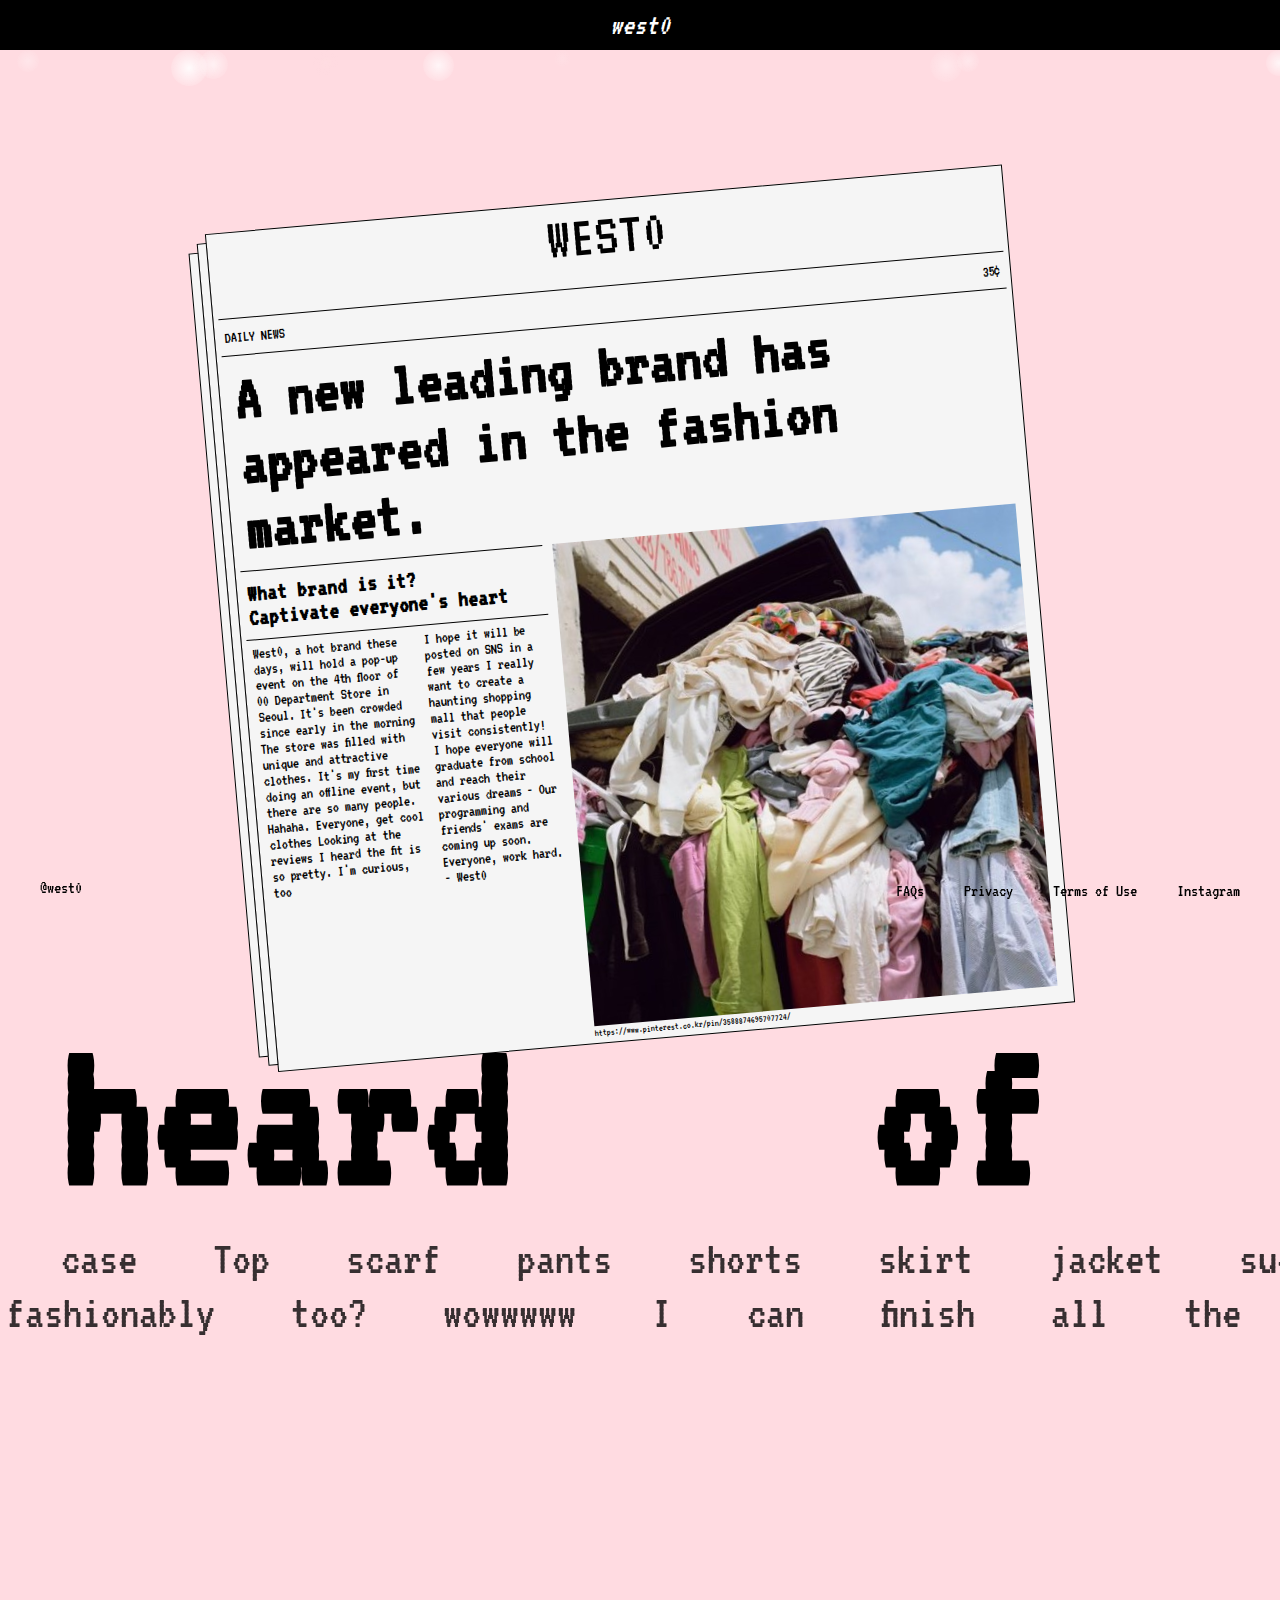
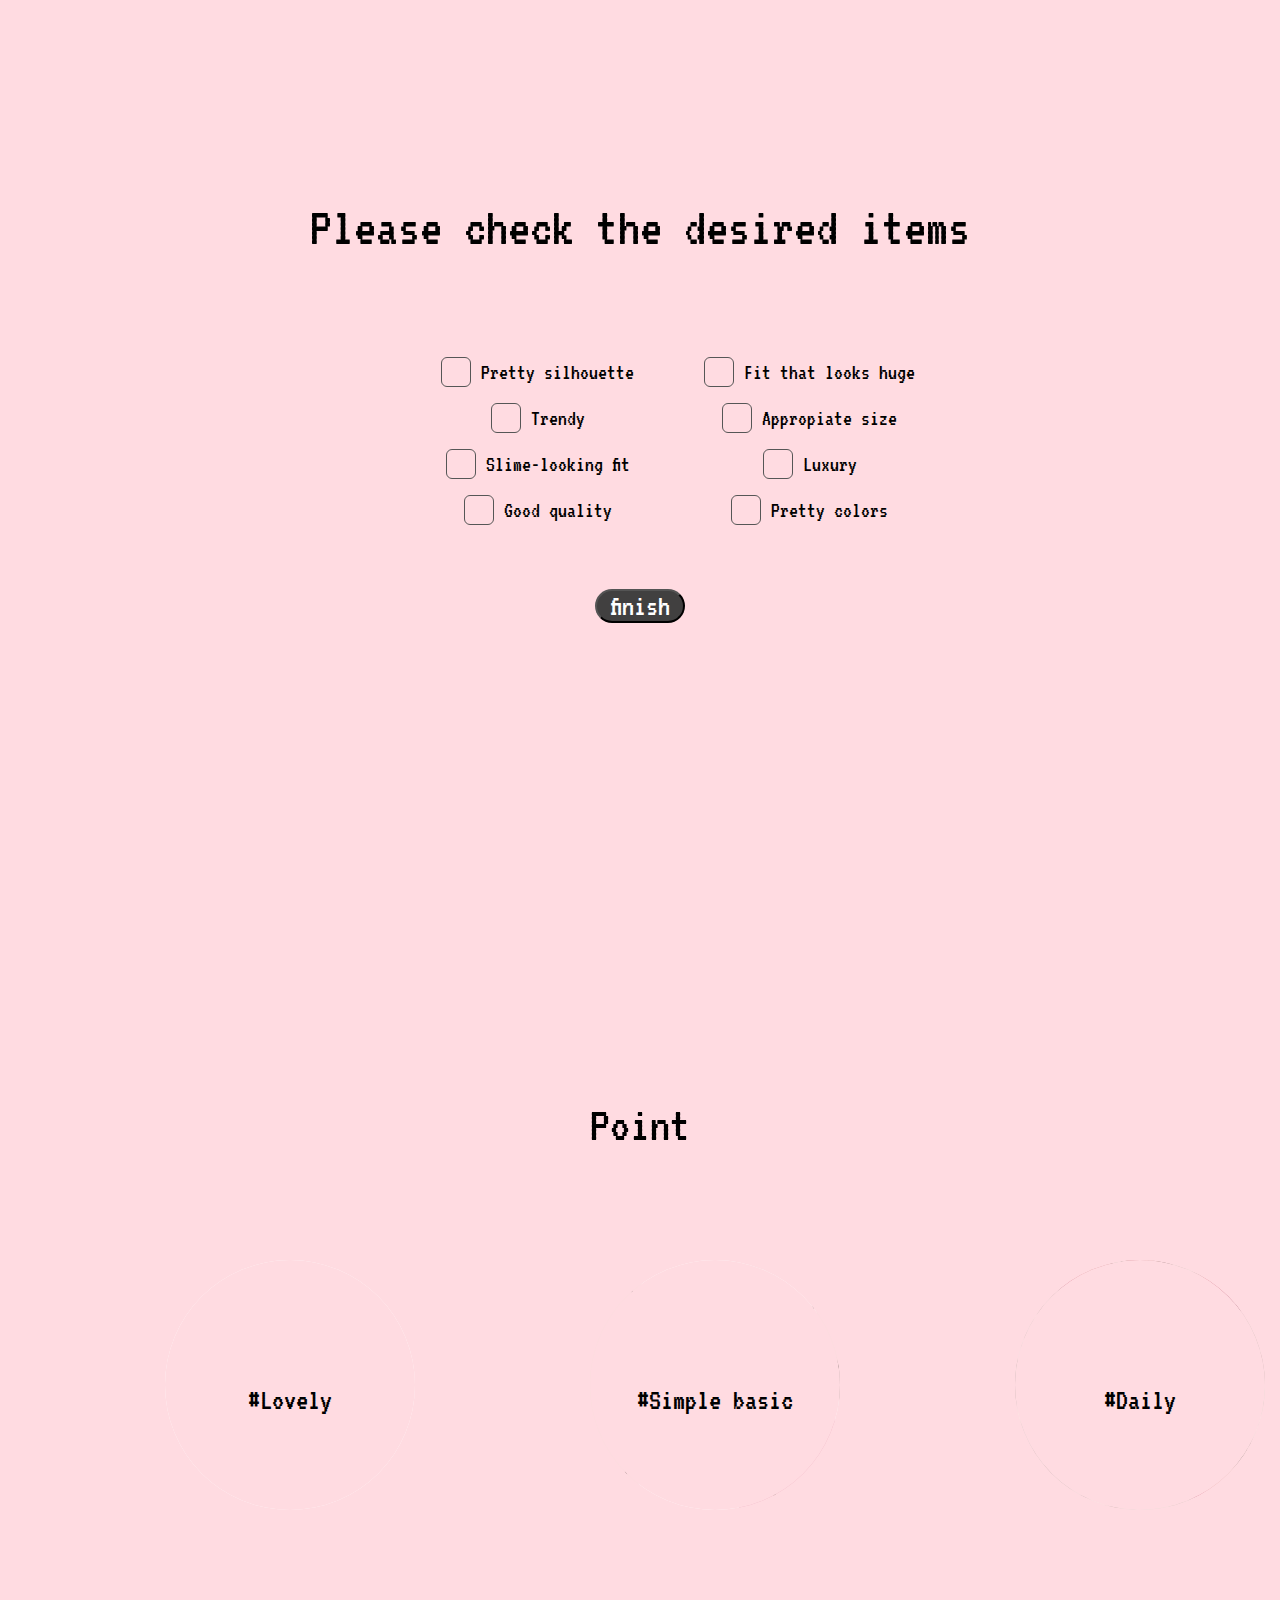
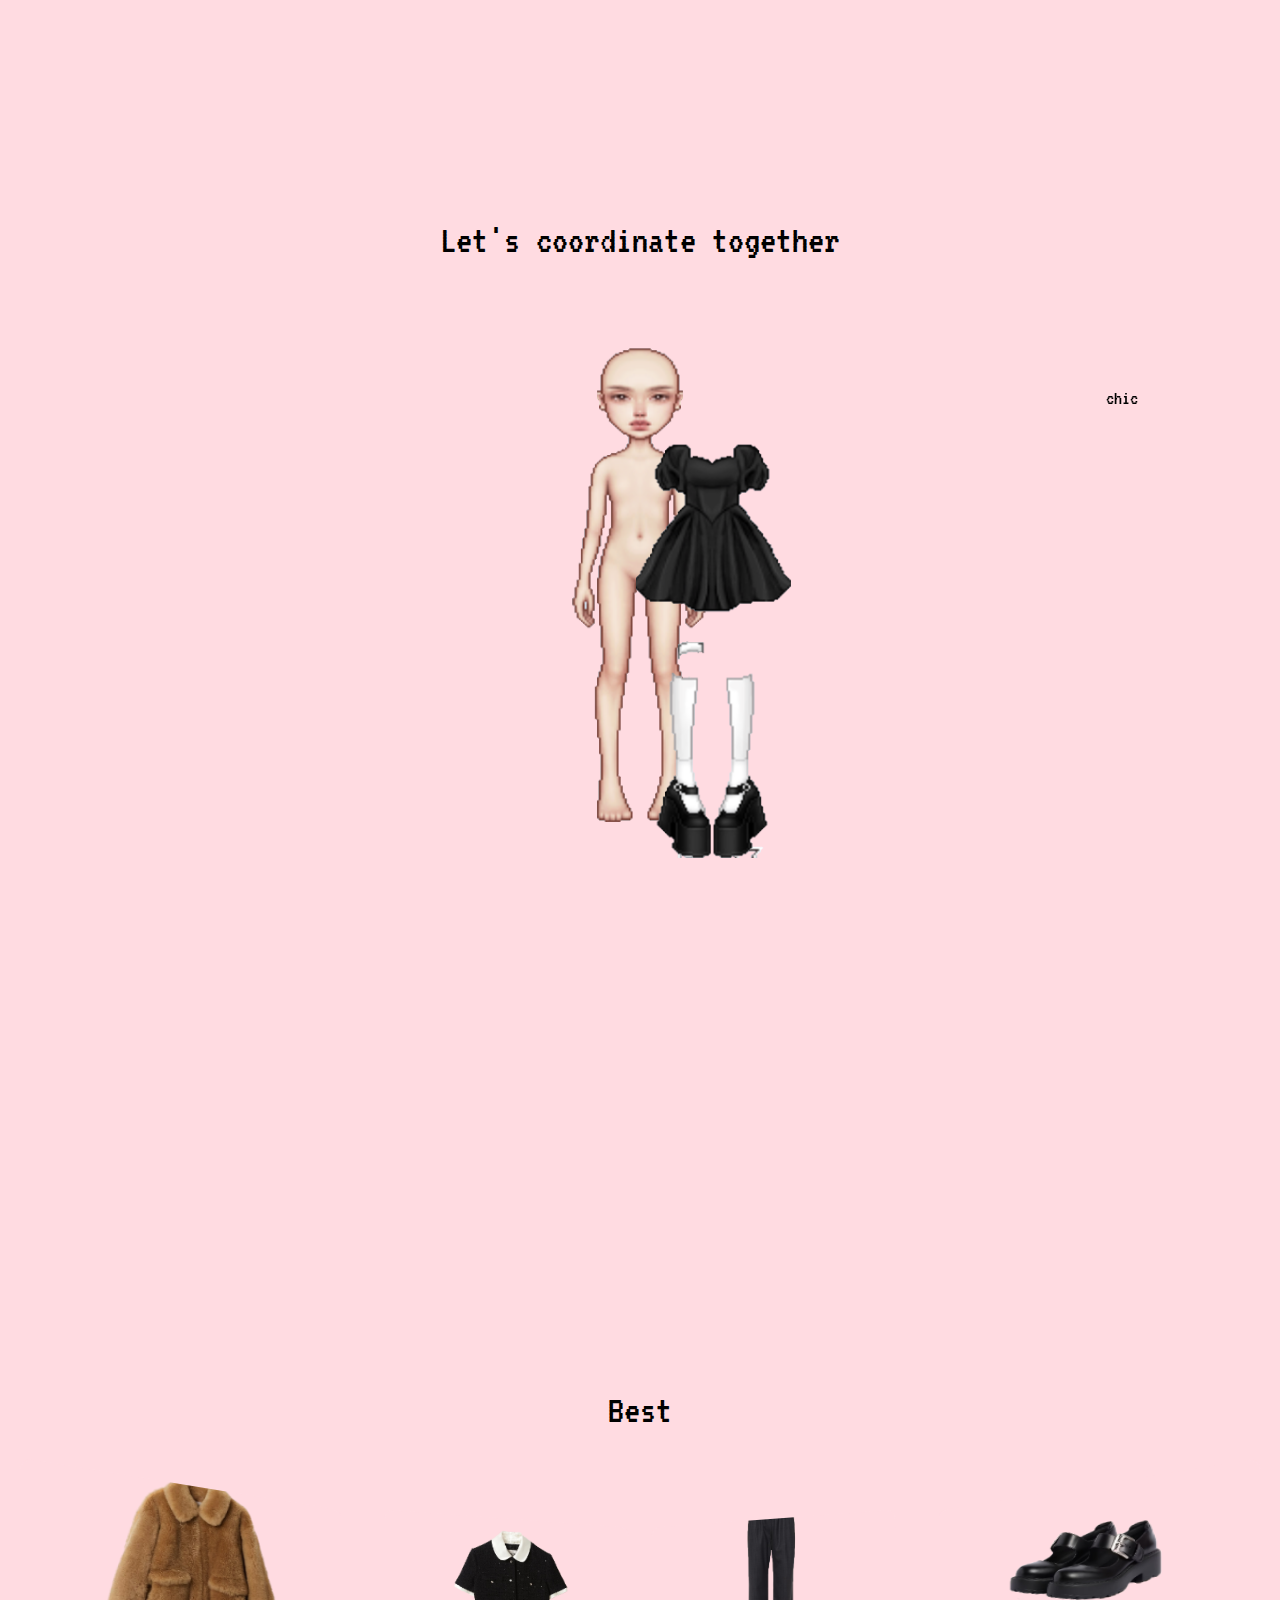
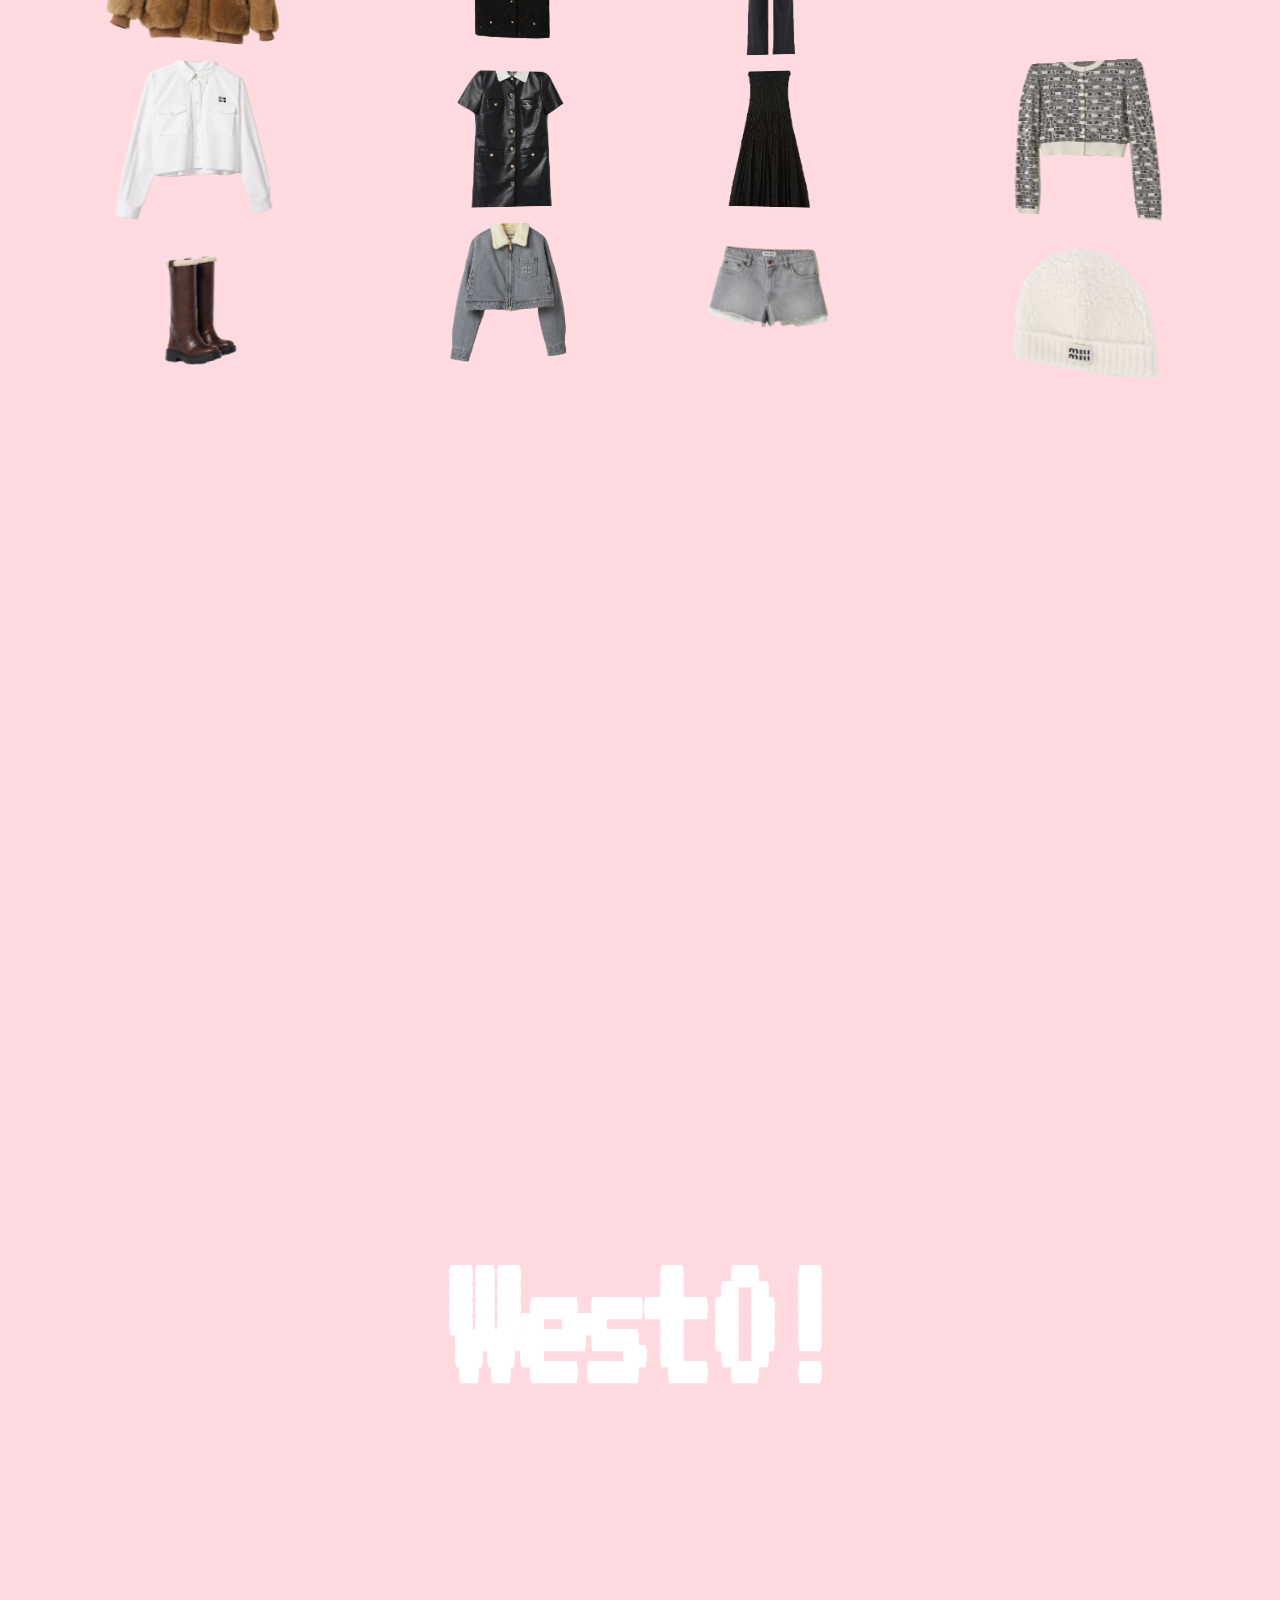
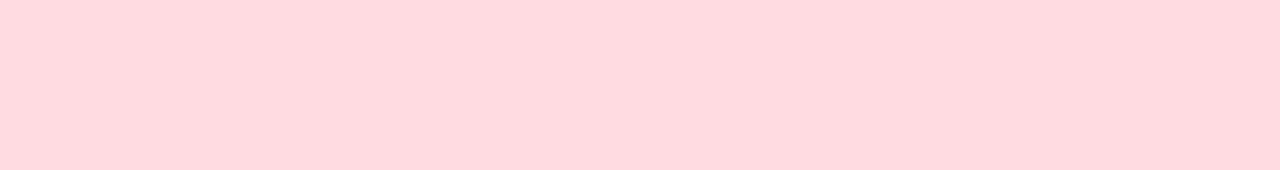
<file: index.html>
<!DOCTYPE html>
<html lang="en">

<head>
    <meta charset="UTF-8">
    <meta name="viewport" content="width=device-width, initial-scale=1.0">

    <link rel="stylesheet" href="css/newspaper.css">
    <link rel="stylesheet" href="css/belt.css">
    <link rel="stylesheet" href="css/check.css">
    <link rel="stylesheet" href="css/final.css">
    <link rel="stylesheet" href="css/point.css">
    <link rel="stylesheet" href="css/gallery.css">
    <link rel="stylesheet" href="css/coordinate.css">
    <script src="js/coordinate.js"></script>
    <link rel="preconnect" href="https://fonts.googleapis.com">
    <link rel="preconnect" href="https://fonts.gstatic.com" crossorigin>
    <link
        href="https://fonts.googleapis.com/css2?family=Bitter&family=Gaegu:wght@300;700&family=Hedvig+Letters+Serif:opsz@12..24&family=Nanum+Pen+Script&display=swap"
        rel="stylesheet">
        <link rel="preconnect" href="https://fonts.googleapis.com">
<link rel="preconnect" href="https://fonts.gstatic.com" crossorigin>
<link href="https://fonts.googleapis.com/css2?family=Bitter&family=Gaegu:wght@300;700&family=Hedvig+Letters+Serif:opsz@12..24&family=Nanum+Pen+Script&family=VT323&display=swap" rel="stylesheet">
    <link rel="stylesheet" href="css/cat.css">
    <script src="js/cat.js"></script> 
    <link rel="stylesheet" href="css/footer.css">
    <title>brand new</title>
    <style>
       

        * {
            margin: 0;
            padding: 0;
        }

        body {
            font-family: 'Bitter', serif;
font-family: 'Gaegu', sans-serif;
font-family: 'Hedvig Letters Serif', serif;
font-family: 'Nanum Pen Script', cursive;
font-family: 'VT323', monospace;
            overflow-x: hidden;
            justify-content: center;
            align-items: center;
            background-color: rgb(255, 219, 225);
        }

        header {
            width: 100%;
            height: 50px;
        }

        header:hover {
            background-color: rgb(0, 0, 0);
            color: white;
            transform: ease 0.5s;
        }

        #logo {
            padding-top: 10px;
            justify-content: center;
            text-align: center;
            font-size: 30px;
            /* font-family: 'Times New Roman', Times, serif; */
            font-style: italic;
        }

        .three {
            width: 100%;
            position: absolute;
            text-align: center;
            justify-content: center;
            top: 0;
            bottom: 0;
            transform: translate(-0%, 200%);
        }



        .snowflake {
            position: fixed;
            background: radial-gradient(white, transparent 86%);
            border-radius: 50%;
            animation-name: fall;
            animation-iteration-count: infinite;
            animation-timing-function: linear;
        }

        /* 눈송이가 떨어지는 애니메이션 */
        @keyframes fall {
            from {
                transform: translateY(-100vh);
            }

            to {
                transform: translateY(100vh);
            }
        }
    </style>
</head>

<body>

    <header>
        <p id="logo">west0</p>
    </header>
    <!--컨텐츠 -->
    <div id="snow"></div>
    <script>
        // 눈송이 생성 함수
        function createSnowflake() {
            const snowflake = document.createElement('div');
            snowflake.classList.add('snowflake');
            snowflake.style.left = Math.random() * 100 + 'vw';
            snowflake.style.animationDuration = Math.random() * 3 + 2 + 's';
            snowflake.style.opacity = Math.random();
            snowflake.style.height = Math.random() * 26 + 10 + 'px';
            snowflake.style.width = snowflake.style.height;

            document.body.appendChild(snowflake);

            // 일정 시간 후 눈송이 요소 제거
            setTimeout(() => {
                snowflake.remove();
            }, 5000);
        }

        // 0.1초마다 눈송이 생성
        setInterval(createSnowflake, 100);
    </script>

    <section class="one">
        <div class="container">
            <div class="newsletter">
                <section class="name">
                    <p>WEST0</p>
                </section>

                <section class="info">
                    <p>DAILY NEWS</p>
                    <p>35¢</p>
                </section>

                <section class="title">
                    <h1>
                        <span>A new leading brand has appeared in the fashion market.</span>
                        <span></span>
                    </h1>
                </section>

                <section class="content">
                    <article class="left-side">
                        <h2>
                            <span>What brand is it?</span>
                            <span>Captivate everyone's heart</span>
                        </h2>
                        <div>
                            <p>West0, a hot brand these days, will hold a pop-up event on the 4th floor of 00 Department Store in Seoul.
                                 It's been crowded since early in the morning The store was filled with unique and attractive clothes. 
                                 It's my first time doing an offline event, but there are so many people.
                                 Hahaha. Everyone, get cool clothes Looking at the reviews I heard the fit is so pretty. I'm curious, too</p>
                            <p>I hope it will be posted on SNS in a few years I really want to create a haunting shopping mall that people visit consistently!
                                 I hope everyone will graduate from school and reach their various dreams - Our programming and friends' exams are coming up soon.
                                  Everyone, work hard. - West0</p>
                        </div>
                    </article>
                    <article class="right-side">
                        <img src="img/main.jpg" alt="">
                        <p>https://www.pinterest.co.kr/pin/3588874695707724/</p>
                    </article>
                </section>
            </div>
        </div>
    </section>
    <section class="two">
        <div class="cover">
            <p class="first-parallel"></p>
        </div>

        <div class="cover">
            <p class="second-parallel"></p>
        </div>

        <div class="cover">
            <p class="third-parallel"></p>
        </div>

        <script>
            const pTag1 = document.querySelector('.first-parallel')
            const pTag2 = document.querySelector('.second-parallel')
            const pTag3 = document.querySelector('.third-parallel')


            const textArr1 = "Have you heard of our brand?".split(' ')
            const textArr2 = 'Awesome case Top scarf pants shorts skirt jacket suede jacket padded coat vest'.split(' ')
            const textArr3 = "I can finish all the styling here too? Can I dress fashionably too? wowwwww".split(' ')



            let count1 = 0
            let count2 = 0
            let count3 = 0


            initTexts(pTag1, textArr1)
            initTexts(pTag2, textArr2)
            initTexts(pTag3, textArr3)


            function initTexts(element, textArray) {
                textArray.push(...textArray)
                for (let i = 0; i < textArray.length; i++) {
                    element.innerText += `${textArray[i]}\u00A0\u00A0\u00A0\u00A0`
                }
            }

            function marqueeText(count, element, direction) {
                if (count > element.scrollWidth / 3) {
                    element.style.transform = `translate3d(0, 0, 0)`
                    count = 0
                }
                element.style.transform = `translate3d(${direction * count}px, 0, 0)`

                return count
            }

            function animate() {
                count1++
                count2++
                count3++


                count1 = marqueeText(count1, pTag1, -1)
                count2 = marqueeText(count2, pTag2, 1)
                count3 = marqueeText(count3, pTag3, 1)


                window.requestAnimationFrame(animate)
            }

            function scrollHandler() {
                count1 += 15
                count2 += 15
                count3 += 15

            }

            window.addEventListener('scroll', scrollHandler)
            animate() 
        </script>
    </section>

    <section class="three">
        <h1>Please check the desired items</h1>

        <div class="container-two">
            <div class="checkbox">
                <input type="checkbox" id="item-one">
                <label for="item-one">
                    <span class="hack-checkbox">
                        <svg xmlns="http://www.w3.org/2000/svg" viewBox="0 0 24 24">
                            <path fill="currentColor" d="M20 6l-11 11-5-5 1.5-1.5L9 14l8.5-8.5L20 6z" />
                        </svg>

                    </span>
                    <span class="hack-label">
                        Pretty silhouette
                    </span>
                </label>
            </div>


            <div class="checkbox">
                <input type="checkbox" id="item-two">
                <label for="item-two">
                    <span class="hack-checkbox">
                        <svg xmlns="http://www.w3.org/2000/svg" viewBox="0 0 24 24">
                            <path fill="currentColor" d="M20 6l-11 11-5-5 1.5-1.5L9 14l8.5-8.5L20 6z" />
                        </svg>
                    </span>
                    <span class="hack-label">
                        Fit that looks huge
                    </span>
                </label>
            </div>


            <div class="checkbox">
                <input type="checkbox" id="item-three">
                <label for="item-three">
                    <span class="hack-checkbox">
                        <svg xmlns="http://www.w3.org/2000/svg" viewBox="0 0 24 24">
                            <path fill="currentColor" d="M20 6l-11 11-5-5 1.5-1.5L9 14l8.5-8.5L20 6z" />
                        </svg>
                    </span>
                    <span class="hack-label">
                        Trendy
                    </span>
                </label>
            </div>


            <div class="checkbox">
                <input type="checkbox" id="item-four">
                <label for="item-four">
                    <span class="hack-checkbox">
                        <svg xmlns="http://www.w3.org/2000/svg" viewBox="0 0 24 24">
                            <path fill="currentColor" d="M20 6l-11 11-5-5 1.5-1.5L9 14l8.5-8.5L20 6z" />
                        </svg>
                    </span>
                    <span class="hack-label">
                        Appropiate size
                    </span>
                </label>
            </div>


            <div class="checkbox">
                <input type="checkbox" id="item-five">
                <label for="item-five">
                    <span class="hack-checkbox">
                        <svg xmlns="http://www.w3.org/2000/svg" viewBox="0 0 24 24">
                            <path fill="currentColor" d="M20 6l-11 11-5-5 1.5-1.5L9 14l8.5-8.5L20 6z" />
                        </svg>
                    </span>
                    <span class="hack-label">
                        Slime-looking fit
                    </span>
                </label>
            </div>

            <div class="checkbox">
                <input type="checkbox" id="item-six">
                <label for="item-six">
                    <span class="hack-checkbox">
                        <svg xmlns="http://www.w3.org/2000/svg" viewBox="0 0 24 24">
                            <path fill="currentColor" d="M20 6l-11 11-5-5 1.5-1.5L9 14l8.5-8.5L20 6z" />
                        </svg>
                    </span>
                    <span class="hack-label">
                        Luxury
                    </span>
                </label>
            </div>

            <div class="checkbox">
                <input type="checkbox" id="item-seven">
                <label for="item-seven">
                    <span class="hack-checkbox">
                        <svg xmlns="http://www.w3.org/2000/svg" viewBox="0 0 24 24">
                            <path fill="currentColor" d="M20 6l-11 11-5-5 1.5-1.5L9 14l8.5-8.5L20 6z" />
                        </svg>
                    </span>
                    <span class="hack-label">
                        Good quality
                    </span>
                </label>
            </div>


            <div class="checkbox">
                <input type="checkbox" id="item-eight">
                <label for="item-eight">
                    <span class="hack-checkbox">
                        <svg xmlns="http://www.w3.org/2000/svg" viewBox="0 0 24 24">
                            <path fill="currentColor" d="M20 6l-11 11-5-5 1.5-1.5L9 14l8.5-8.5L20 6z" />
                        </svg>
                    </span>
                    <span class="hack-label">
                        Pretty colors
                    </span>
                </label>
            </div>
        </div>
        <button id="myButton">finish</button>
        <h2 id="myText"></h2>
        <script>
          document.getElementById("myButton").addEventListener("click", function() {
            document.getElementById("myText").innerHTML = "We will provide you with the clothing you checked!!";
        });
        
        </script>
        <!-- <h2 class=""></h2> -->
    </section>



    
<section class="four">
  <h1>Point</h1>

  <ul>
    <li class="card">
      <div class="card-inner">
        <div class="card-front">
          <img src="img/kitty.jpg" alt="">
        </div>
        <div class="card-back">
          <p>#Lovely</p>
        </div>
      </div>
    </li>
    <li class="card">
      <div class="card-inner">
        <div class="card-front">
          <img src="img/simple.jpg" alt="">
        </div>
        <div class="card-back">
          <p>#Simple basic</p>
        </div>
      </div>
    </li>
    <li class="card">
      <div class="card-inner">
        <div class="card-front">
          <img src="img/daily.jpg" alt="">
        </div>
        <div class="card-back">
          <p>#Daily</p>
        </div>
      </div>
    </li>
  </ul>
</section>

    <section class="five">
        <h1>Let's coordinate together</h1>
        <div class="siderr">
            <div id="backgroundfixed"><img src="img/aaaa.png" alt=""></div>
            <div class="ss-container">
                <div class="ss-item ss-loop active" id="ccc" style="background-image: url(img/ccc.png) ;">
                    <h1>chic</h1>
                </div>
                <div class="ss-item ss-loop" id="bbb" style="background-image: url('img/bbb.png');">
                    <h1>Y2k</h1>
                </div>
                <div class="ss-item ss-loop" id="ddd" style="background-image: url('img/ddd.png');">
                    <h1>Messy</h1>
                </div>
                <!-- <div class="ss-item ss-loop" id="eee" style="background-image: url('img/eee.png');">
                    <h1>꾸안꾸</h1>
                </div> -->
                <!-- <div class="ss-item ss-loop" style="background-image: url('img/ddd.png');">
                    <h1>4</h1>
                </div> -->
            </div>
        </div>

        <script>


            scrollSlide({
                container: ".ss-container",
                item: ".ss-item",
                animType: "ss-move-up",
                duration: 1,
                delay: 0,
                uncutMove: true
            })

            function scrollSlide(args) {
                //args.container, args.item, args.animType, args.duration, args.delay, args.uncutMove
                const scrollContainerEle = document.querySelector(args.container);
                const scrollItems = Array.from(document.querySelectorAll(`${args.container} ${args.item}`));

                let allowAnimation = true;
                let allowAnimationTimeout;

                // NOTE:
                // INNER FUNCTIONS DECLARATION
                function addAnimationClasses() {
                    scrollItems.forEach((item) => {
                        item.classList.add(args.animType);
                    })
                }

                function addLoppAnimClasses() {
                    let activeItem = scrollItems.find((item) => {
                        return item.classList.contains('active');
                    })

                    let nextItem = scrollItems[scrollItems.indexOf(activeItem) + 1];
                    let prevItem = scrollItems[scrollItems.indexOf(activeItem) - 1];

                    if (!nextItem) {
                        nextItem = scrollItems[0];
                    };

                    if (!prevItem) {
                        prevItem = scrollItems[scrollItems.length - 1];
                    };
                    let itemsProceed = 0;
                    console.log('%c Remove Classes', 'background-color: red;')
                    scrollItems.forEach((item) => {
                        itemsProceed++;

                        item.classList.remove('ss-move-prev')
                        item.classList.remove('ss-move-next')
                        console.log(itemsProceed + " | " + scrollItems.length)

                        if (itemsProceed === scrollItems.length) {
                            nextItem.classList.add('ss-move-next');
                            prevItem.classList.add('ss-move-prev');

                        }
                    })
                }


                function addAnimationDuration() {
                    scrollItems.forEach((item) => {
                        item.style.transitionDuration = `${args.duration}s`;
                        addAnimationDelay(item)
                    })
                }

                function addAnimationDelay(item) {
                    item.style.transitionDelay = `${args.delay}s`;
                }

                function stopScrollAnim() {
                    if (allowAnimation) { allowAnimation = false }
                    allowAnimationTimeout = setTimeout(() => {
                        allowAnimation = true;

                        scrollItems.forEach((item) => {
                            item.classList.remove('ss-moving');
                        })
                    }, (args.duration + args.delay) * 1000)
                }

                function changeScrollSlide(moveDown) {
                    console.log(moveDown)
                    let activeItem = scrollItems.find((item) => {
                        return item.classList.contains('active');
                    })
                    let nextItem;

                    if (moveDown) {
                        nextItem = scrollItems[scrollItems.indexOf(activeItem) + 1]
                    } else {
                        nextItem = scrollItems[scrollItems.indexOf(activeItem) - 1]
                    }

                    if (nextItem) {
                        activeItem.classList.add('ss-moving');
                        nextItem.classList.add('ss-moving');
                        activeItem.classList.remove('active');
                        nextItem.classList.add('active');

                        if (args.uncutMove) { addLoppAnimClasses() }

                    } else {
                        activeItem.classList.add('ss-moving');
                        activeItem.classList.remove('active');

                        if (moveDown) {
                            scrollItems[0].classList.add('ss-moving');
                            scrollItems[0].classList.add('active');

                            if (args.uncutMove) { addLoppAnimClasses() }
                        } else {
                            scrollItems[scrollItems.length - 1].classList.add('ss-moving');
                            scrollItems[scrollItems.length - 1].classList.add('active');

                            if (args.uncutMove) { addLoppAnimClasses() }
                        }
                    }
                }

                // NOTE:
                // INNER FUNCTION CALLS
                addAnimationClasses()
                if (args.uncutMove) { addLoppAnimClasses() }
                addAnimationDuration()


                return (function () {
                    let eventType;
                    let isFirefox = navigator.userAgent.toLowerCase().indexOf('firefox') > -1;
                    let isIe = /MSIE|Trident/.test(window.navigator.userAgent);
                    if (isFirefox) {
                        eventType = 'DOMMouseScroll';
                    } else if (isIe) {
                        eventType = 'mousewheel';
                    } else {
                        eventType = 'wheel';
                    }
                    scrollContainerEle.addEventListener(eventType, function (event) {
                        let scrollTop = scrollContainerEle.scrollTop,
                            scrollHeight = scrollContainerEle.scrollHeight,
                            height = scrollContainerEle.clientHeight;

                        let delta = (event.wheelDelta) ? event.wheelDelta : -(event.detail || 0);
                        // console.log(`scrollTop ${screenTop}  height ${height} scrollHeight ${scrollHeight}`)
                        if ((delta > 0 && scrollTop - delta <= 0) || (delta < 0 && scrollTop + height >= scrollHeight - 1)) {
                            if (delta > 0) {

                                if (allowAnimation) {
                                    stopScrollAnim()
                                    changeScrollSlide(false)
                                }

                            } else {
                                if (allowAnimation) {
                                    stopScrollAnim()
                                    changeScrollSlide(true);
                                }
                            }
                            event.preventDefault();
                        } else {
                            if (delta < 0) {
                                if (allowAnimation) {
                                    stopScrollAnim()
                                    changeScrollSlide(true);
                                }
                            }
                            event.preventDefault();
                        }
                    })
                }())
            }

            scrollSlide({
                container: ".ss-container",
                item: ".ss-item",
                animType: "ss-move-up",
                duration: 1,
                delay: 0,
                uncutMove: true
            })

        </script>
    </section>


    <section class="six">
        <h1>Best</h1>
        <ul class="curved-grid">
            <li><a href="sub.html"><img src="img/miumiujaket.png" alt=""></a></li>
            <li><a href="sub2.html"><img src="img/blackjaket.png" alt=""></a></li>
            <li><a href="sub3.html"><img src="img/blackpants.png" alt=""></a></li>
            <li><a href="sub4.html"><img src="img/ballerina.png" alt=""></a></li>
            <li><a href="sub5.html"><img src="img/shirt.png" alt=""></a></li>
            <li><a href="sub6.html"><img src="img/onepiece.png" alt=""></a></li>
            <li><a href="sub7.html"><img src="img/longonpiece.png" alt=""></a></li>
            <li><a href="sub8.html"><img src="img/cardigan.png" alt=""></a></li>
            <li><a href="sub12.html"><img src="img/boots.png" alt=""></a></li>
            <li><a href="sub10.html"><img src="img/denim.png" alt=""></a></li>
            <li><a href="sub11.html"><img src="img/shortpants.png" alt=""></a></li>
            <li><a href="sub9.html"><img src="img/bini.png" alt=""></a></li>


        </ul>

        <script>
            // let's backfill the animation timeline for browsers that need it
            window.addEventListener(
                "scroll",
                () => {
                    document.body.style.setProperty(
                        "--scroll",
                        window.pageYOffset / (document.body.offsetHeight - window.innerHeight)
                    );
                },
                false
            );
        </script>
    </section>
    <section class="seven">
        <div class="MainContainer">

            <div class="ParallaxContainer">
                <h1>
                    West0!
                </h1>
            </div>

            <div class="ContentContainer">
                <div class="Content">
                    <p>저희 사이트를 방문해주신 여러분들! <br>반갑습니다
                    </p>

                    <p>안녕하세요 west0팀 입니다. <br>
                        항상 좋은 품질의 옷과 그에 맞는 합리적인 가격 도매시장과 연결된 다수의 중국공장,
                         내공장들을 직접 경험하여 수많은 시행착오를 겪고 단가가 저렴할 시 품질이 좋지않고 <br>
                         품질이 좋을 시 단가가 너무 높다는 고정 관념을 깨기 위해 신중히 꾸준하게 공부해<br>
                        결과적으로 더 합리적인 가격으로 양질인 제품의 생산을 이루겠습니다. <br>
                        웨스트영은 저희 이름 서영을 따 만들었습니다.<br> 제 이름을 걸고 하는 만큼 좋은 품질과 완성도 높은 디자인과 마감,<br>
                         그에 맞는 합리적인 단가로 자신있게 보여드리겠습니다.<br>감사합니다.
                    </p>
                </div>


                <section class="nine">
                <div class="outer_wrapper">
                    <div class="wrapper">

                        <div class="cat_wrapper">
                            <div class="cat first_pose">
                                <div class="cat_head">
                                    <svg x="0px" y="0px" width="100%" height="100%" viewBox="0 0 76.4 61.2">
                                        <polygon class="eyes"
                                            points="63.8,54.1 50.7,54.1 50.7,59.6 27.1,59.6 27.1,54.1 12.4,54.1 12.4,31.8 63.8,31.8 " />
                                        <path d="M15.3,45.9h5.1V35.7h-5.1C15.3,35.7,15.3,45.9,15.3,45.9z M45.8,56.1V51H30.6v5.1H45.8z M61.1,35.7H56v10.2h5.1
                              V35.7z M10.2,61.2v-5.1H5.1V51H0V25.5h5.1V15.3h5.1V5.1h5.1V0h5.1v5.1h5.1v5.1h5.1v5.1c0,0,15.2,0,15.2,0v-5.1h5.1V5.1H56V0h5.1v5.1
                              h5.1v10.2h5.1v10.2h5.1l0,25.5h-5.1v5.1h-5.1v5.1H10.2z" />
                                    </svg>

                                </div>
                                <div class="body">
                                    <svg x="0px" y="0px" width="100%" height="100%" viewBox="0 0 91.7 40.8">
                                        <path class="st0"
                                            d="M91.7,40.8H0V10.2h5.1V5.1h5.1V0h66.2v5.1h10.2v5.1h5.1L91.7,40.8z" />
                                    </svg>

                                    <div class="tail">
                                        <svg x="0px" y="0px" width="100%" height="100%" viewBox="0 0 25.5 61.1">
                                            <polygon class="st0" points="10.2,56 10.2,50.9 5.1,50.9 5.1,40.7 0,40.7 0,20.4 5.1,20.4 5.1,10.2 10.2,10.2 10.2,5.1 15.3,5.1 
                                15.3,0 25.5,0 25.5,10.2 20.4,10.2 20.4,15.3 15.3,15.3 15.3,20.4 10.2,20.4 10.2,40.7 15.3,40.7 15.3,45.8 20.4,45.8 20.4,50.9 
                                25.5,50.9 25.5,61.1 15.3,61.1 15.3,56 " />
                                        </svg>
                                    </div>
                                </div>

                                <div class="front_legs">
                                    <div class="leg one">
                                        <svg x="0px" y="0px" width="100%" height="100%" viewBox="0 0 14 30.5">
                                            <polygon points="15.3,30.5 5.1,30.5 5.1,25.4 0,25.4 0,0 15.3,0 " />
                                        </svg>
                                    </div>
                                    <div class="leg two">
                                        <svg x="0px" y="0px" width="100%" height="100%" viewBox="0 0 14 30.5">
                                            <polygon points="15.3,30.5 5.1,30.5 5.1,25.4 0,25.4 0,0 15.3,0 " />
                                        </svg>
                                    </div>
                                </div>

                                <div class="back_legs">
                                    <div class="leg three">
                                        <svg x="0px" y="0px" width="100%" height="100%" viewBox="0 0 14 30.5">
                                            <polygon points="15.3,30.5 5.1,30.5 5.1,25.4 0,25.4 0,0 15.3,0 " />
                                        </svg>
                                    </div>
                                    <div class="leg four">
                                        <svg x="0px" y="0px" width="100%" height="100%" viewBox="0 0 14 30.5">
                                            <polygon points="15.3,30.5 5.1,30.5 5.1,25.4 0,25.4 0,0 15.3,0 " />
                                        </svg>
                                    </div>
                                </div>
                            </div>
                        </div>
                    </div>

                    <div class="ground"></div>

                </div>
            </section>

            </div>
        </div>






    </section>

    <footer>
        <div>@west0</div>

        <ul>
            <li>FAQs</li>
            <li>Privacy</li>
            <li>Terms of Use</li>
            <li>Instagram</li>
        </ul>

    </footer>

</body>

</html>
</file>
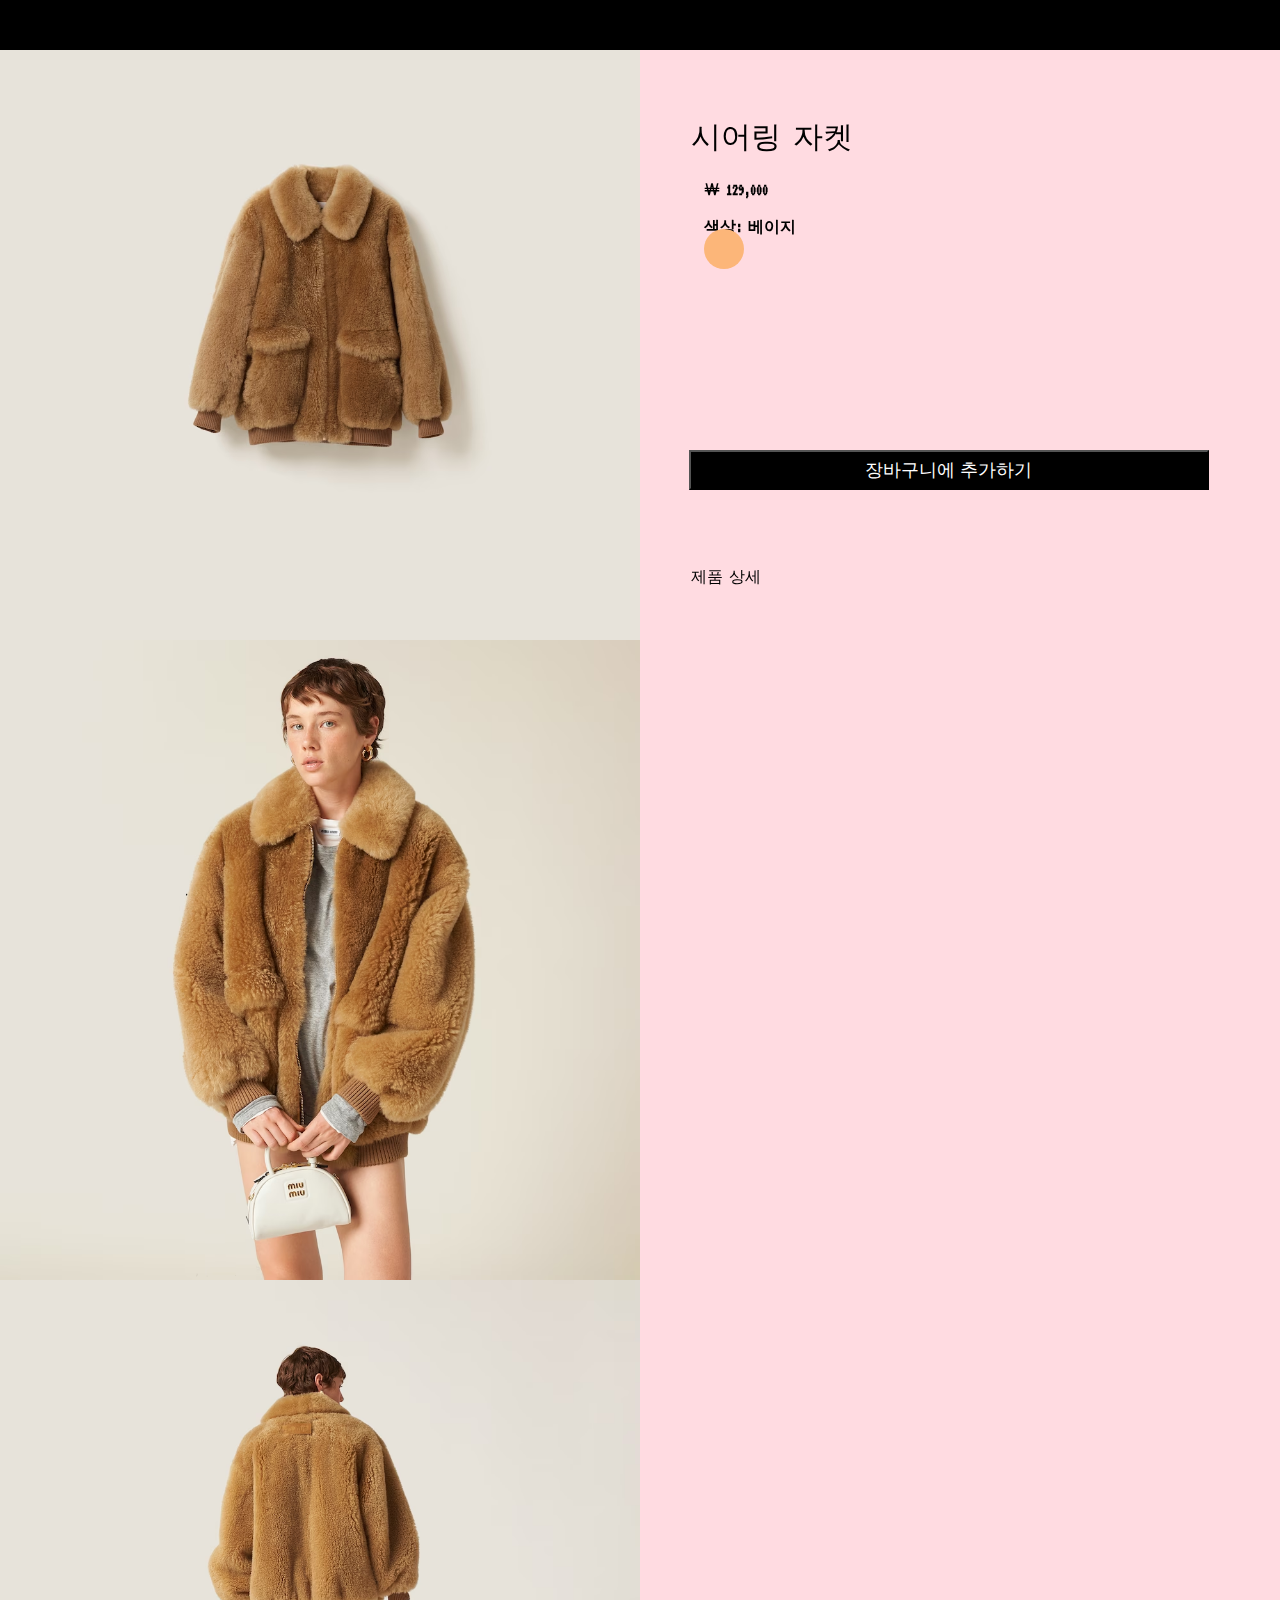
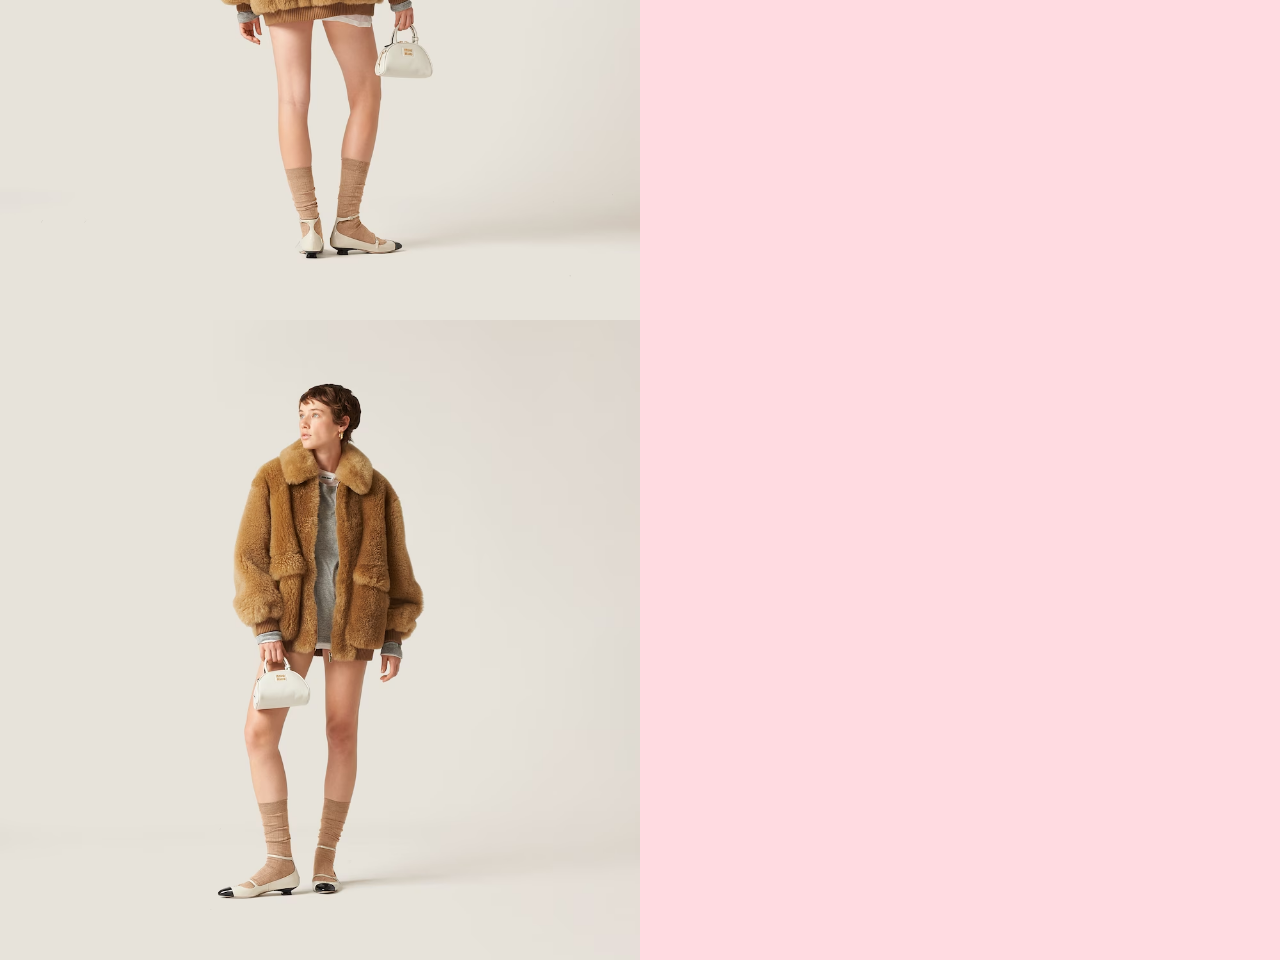
<file: sub.html>
<!DOCTYPE html>
<html lang="en">

<head>
    <meta charset="UTF-8">
    <meta name="viewport" content="width=device-width, initial-scale=1.0">
    <link rel="preconnect" href="https://fonts.googleapis.com">
    <link rel="preconnect" href="https://fonts.gstatic.com" crossorigin>
    <link
        href="https://fonts.googleapis.com/css2?family=Bitter&family=Gaegu:wght@300;700&family=Hedvig+Letters+Serif:opsz@12..24&family=Nanum+Pen+Script&display=swap"
        rel="stylesheet">
        <link rel="preconnect" href="https://fonts.googleapis.com">
<link rel="preconnect" href="https://fonts.gstatic.com" crossorigin>
<link href="https://fonts.googleapis.com/css2?family=Bitter&family=Gaegu:wght@300;700&family=Hedvig+Letters+Serif:opsz@12..24&family=Nanum+Pen+Script&family=VT323&display=swap" rel="stylesheet">

    <title>Document</title>
    <style>
        * {
            margin: 0;
            padding: 0;
        }

        body {
            font-family: 'Bitter', serif;
font-family: 'Gaegu', sans-serif;
font-family: 'Hedvig Letters Serif', serif;
font-family: 'Nanum Pen Script', cursive;
font-family: 'VT323', monospace;
            overflow-x: hidden;
            justify-content: center;
            align-items: center;
            background-color: rgb(255, 219, 225);
        }

        header {
            
            position: fixed;
            width: 100%;
            height: 50px;
        }

        header:hover {
            background-color: rgb(0, 0, 0);
            color: white;
            transform: ease 0.5s;
        }

        #logo {
            padding-top: 10px;
            justify-content: center;
            text-align: center;
            font-size: 30px;
            
            font-style: italic;
        }

        a {
            color: black;
            text-decoration: none;
        }
        header a:hover {
            color: white;
            text-decoration: none;
        }
        #scroll-img {
            width: 50%;
            position: absolute;
            float: left;
        }

        .scroll-img img {
            /* display: inline-block; */
            width: 50%;
        }

        .container {
            display: flex;
            flex-direction: column;
        }

        .detail {
            left: 15%;
            top: 13%;
            text-align: center;
            width: 50%;
            position: fixed;
            float: right;
        }

        .detail h2 {
            position: fixed;
            top: 13%;
            width: 50%;
            left: 54%;
            text-align: left;
            float: right;
            font-weight: 400;
            font-size: 30px;
        }

        .detail h5 {
            position: fixed;
            top: 20%;
            width: 50%;
            left: 55%;
            text-align: left;
            float: right;
            font-size: 16px;
        }

        .color-book {
            position: absolute;
            margin-top: 80px;
            left: 80%;
  width: 40px;
  height: 40px;
  background-color: rgb(252, 182, 121);
  border-radius: 50%;
        }

        #myButton {

            position: fixed;
            width: 520px;
            height: 40px;
            top: 50%;
            left: 53.8%;
            font-size: 18px;
            /* border-radius: 4rem; */
            background-color: rgb(0, 0, 0);
            color: rgb(255, 255, 255);

        }

        #myText {
            font-size: 20px;
            position: absolute;
            top: 200px;
            transition: opacity 0.5s;
        }
        .fade-out {
  opacity: 0;
}

        .product {
            position: fixed;
            top: 63%;
            width: 50%;
            left: 54%;
        }

        #newBox {
            position: fixed;
            right: -300px;
            width: 100px;
            /* height: 100vh; */
            background-color: #f1f1f1;
            transition: right 0.5s ease;
        }

        #myBox {
            overflow: scroll;
            padding: 25px 25px 25px 25px;
            display: none;
            position: fixed;
            top: 0;
            right: 0;
            width: 520px;
            height: 100%;
            background-color: rgb(255, 255, 255);
            transform: translateX(100%);
            transition: transform 0.5s ease-out;
        }

        

        #myBox.show {
            display: block;
            transform: translateX(0);
        }

        #myBox h3 {
            margin-bottom: -10px;
            font-size: 22px;
            font-weight: 600;
        }

        #myBox p {
            font-size: 15px;
        }
        #myBox ul {
            padding-left: 25px;
        }
        #myBox li {
            font-size: 15px;
            padding-top: 5px;
            
        }

        /* #myBox_1 {
            overflow: scroll;
            padding: 25px 25px 25px 25px;
            display: none;
            position: fixed;
            top: 0;
            right: 0;
            width: 520px;
            height: 100%;
            background-color: rgb(255, 255, 255);
            transform: translateX(100%);
            transition: transform 0.5s ease-out;
        }

        

        #myBox_1.show {
            display: block;
            transform: translateX(0);
        }

        #myBox_1 h3 {
            margin-bottom: -40px;
            font-size: 22px;
            font-weight: 600;
        }

        #myBox_1 p {
            font-size: 15px;
        }
        #myBox_1 ul {
            padding-left: 25px;
        }
        #myBox_1 li {
            font-size: 15px;
            padding-top: 5px;
            
        } */
    </style>
</head>

<body>

    <header>
        <p id="logo"><a href="index.html"> west0</a></p>
    </header>

    <section class="scroll-img">
        <div class="container">
            <img src="img/nosub1.png" alt=""><img src="img/nosub1_2.png" alt=""><img src="img/nosub1_3.png" alt=""><img src="img/nosub1_4.png" alt="">

        </div>
    </section>
    <section class="detail">
        <h2>시어링 자켓</h2>
        <h5>￦ 129,000 <br><br>색상: 베이지</h5><br><br>
        <div class="color-book"></div>
        <button id="myButton">장바구니에 추가하기</button>
        <h2 id="myText"></h2>
        <script>
            document.getElementById("myButton").addEventListener("click", function () {
              var myText = document.getElementById("myText");
              myText.innerHTML = "장바구니에 상품을 담았습니다.";
              setTimeout(function () {
                myText.classList.add("fade-out");
              }, 1000); // 2초 후에 실행
            });
            </script>
    </section>

    <section>
        <p class="product" onclick="toggleBox()">제품 상세</p>

        <div id="myBox">
            <h3>제품 상세정보</h3><br><br>
            <p>포근하게 감싸는 우아한 스타일이 특징인 재킷입니다. 칼라는 셔츠에서 영감을 받았으며 립 조직 니트 커프스로 세련된 대비를 더합니다. 아이코닉한 로고 패치로 룩이 완성됩니다.
                <br><br>
                <ul>
                    <li>제품 코드: MPV879_14F0_F0036_S_OOO</li>
                    <li>안감 처리</li>
                    <li>레귤러 핏</li>
                    <li>전면 지퍼 클로저
                        </li>
                    <li>셔츠 스타일 칼라
                        </li>
                    <li>스트레이트 슬리브 및 립 조직 니트 커프스
                        </li>
                    <li>플랩 포켓
                        </li>
                    <li>립 조직 니트 트림 밑단
                       </li>
                    <li> 핫 스탬프 로고 패치
                        </li>
                    <li>높이: 55cm
                        </li>
                    <li>제조자명: Prada SpA
                       </li>
                    <li> 수입자명: (유)프라다 코리아</li>
                    
                    <li>특별한 관리가 필요한 제품입니다. 관리법은 정보 를 참고하시기 바랍니다. 품질 보증 기간은 1년입니다. 자세한 사항은 이용 약관 을 참고하시기 바랍니다. 원산지 정보
                    </li>
                </ul>
            </p>
            <br><br>
            <h3>혼용률</h3>
            <br><br>
            <p>염색한 양모피
                가장자리 91% 원모 8% 나일론 1% 엘라스틴
                안감 100% 폴리에스터</p>
        </div>

        <script>
            function toggleBox() {
                var box = document.getElementById("myBox");
                box.classList.toggle("show");
            }
        </script>

    </section>

    <!-- <section>
        <p class="product_1" onclick="toggleBox()">배송 및 반품</p>

        <div id="myBox_1">
            <h3>제품 상세정보</h3><br><br>
            <p>포근하게 감싸는 우아한 스타일이 특징인 재킷입니다. 칼라는 셔츠에서 영감을 받았으며 립 조직 니트 커프스로 세련된 대비를 더합니다. 아이코닉한 로고 패치로 룩이 완성됩니다.
                <br><br>
                <ul>
                    <li>제품 코드: MPV879_14F0_F0036_S_OOO</li>
                    <li>안감 처리</li>
                    <li>레귤러 핏</li>
                    <li>전면 지퍼 클로저
                        </li>
                    <li>셔츠 스타일 칼라
                        </li>
                    <li>스트레이트 슬리브 및 립 조직 니트 커프스
                        </li>
                    <li>플랩 포켓
                        </li>
                    <li>립 조직 니트 트림 밑단
                       </li>
                    <li> 핫 스탬프 로고 패치
                        </li>
                    <li>높이: 55cm
                        </li>
                    <li>제조자명: Prada SpA
                       </li>
                    <li> 수입자명: (유)프라다 코리아</li>
                    
                    <li>특별한 관리가 필요한 제품입니다. 관리법은 정보 를 참고하시기 바랍니다. 품질 보증 기간은 1년입니다. 자세한 사항은 이용 약관 을 참고하시기 바랍니다. 원산지 정보
                    </li>
                </ul>
            </p>
            <br><br>
            <h3>혼용률</h3>
            <br><br>
            <p>염색한 양모피
                가장자리 91% 원모 8% 나일론 1% 엘라스틴
                안감 100% 폴리에스터</p>
        </div>

        <script>
            function toggleBox() {
                var box = document.getElementById("myBox_1");
                box.classList.toggle("show");
            }
        </script>
    </section> -->
</body>

</html>
</file>
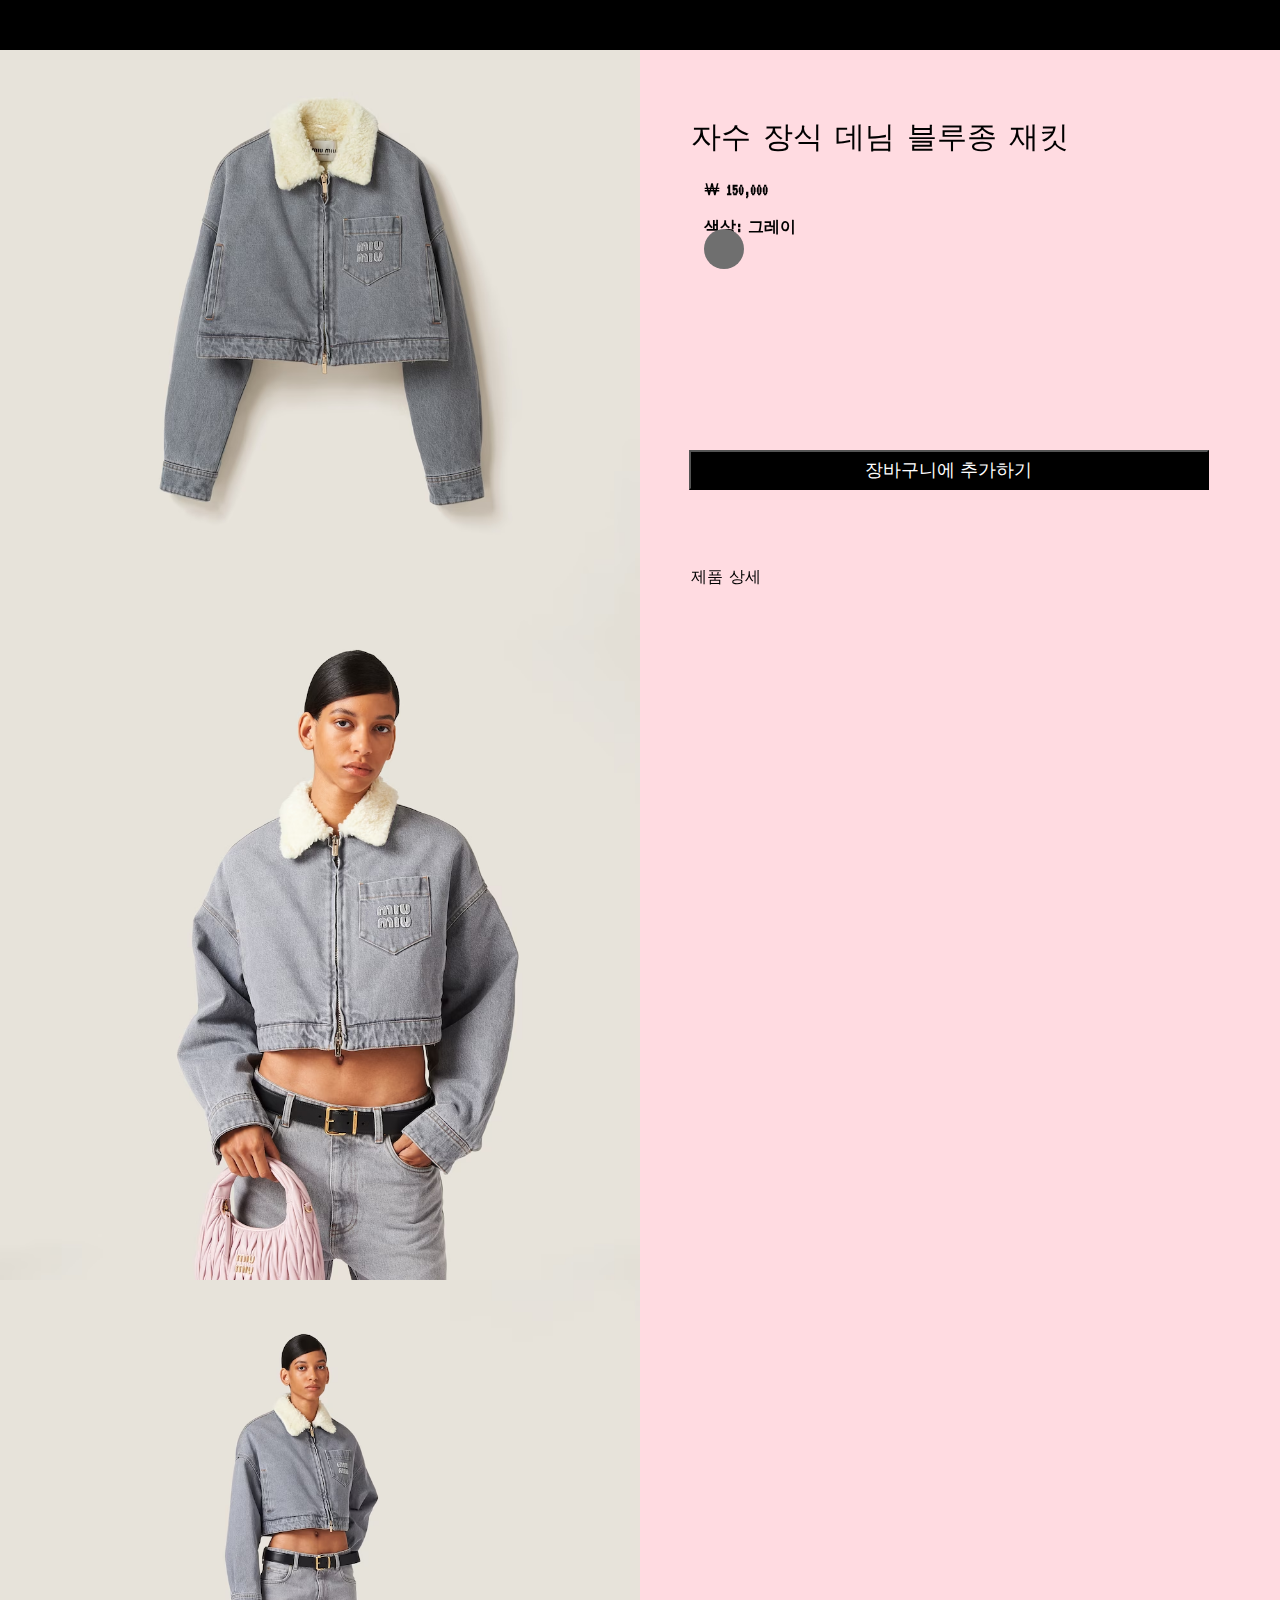
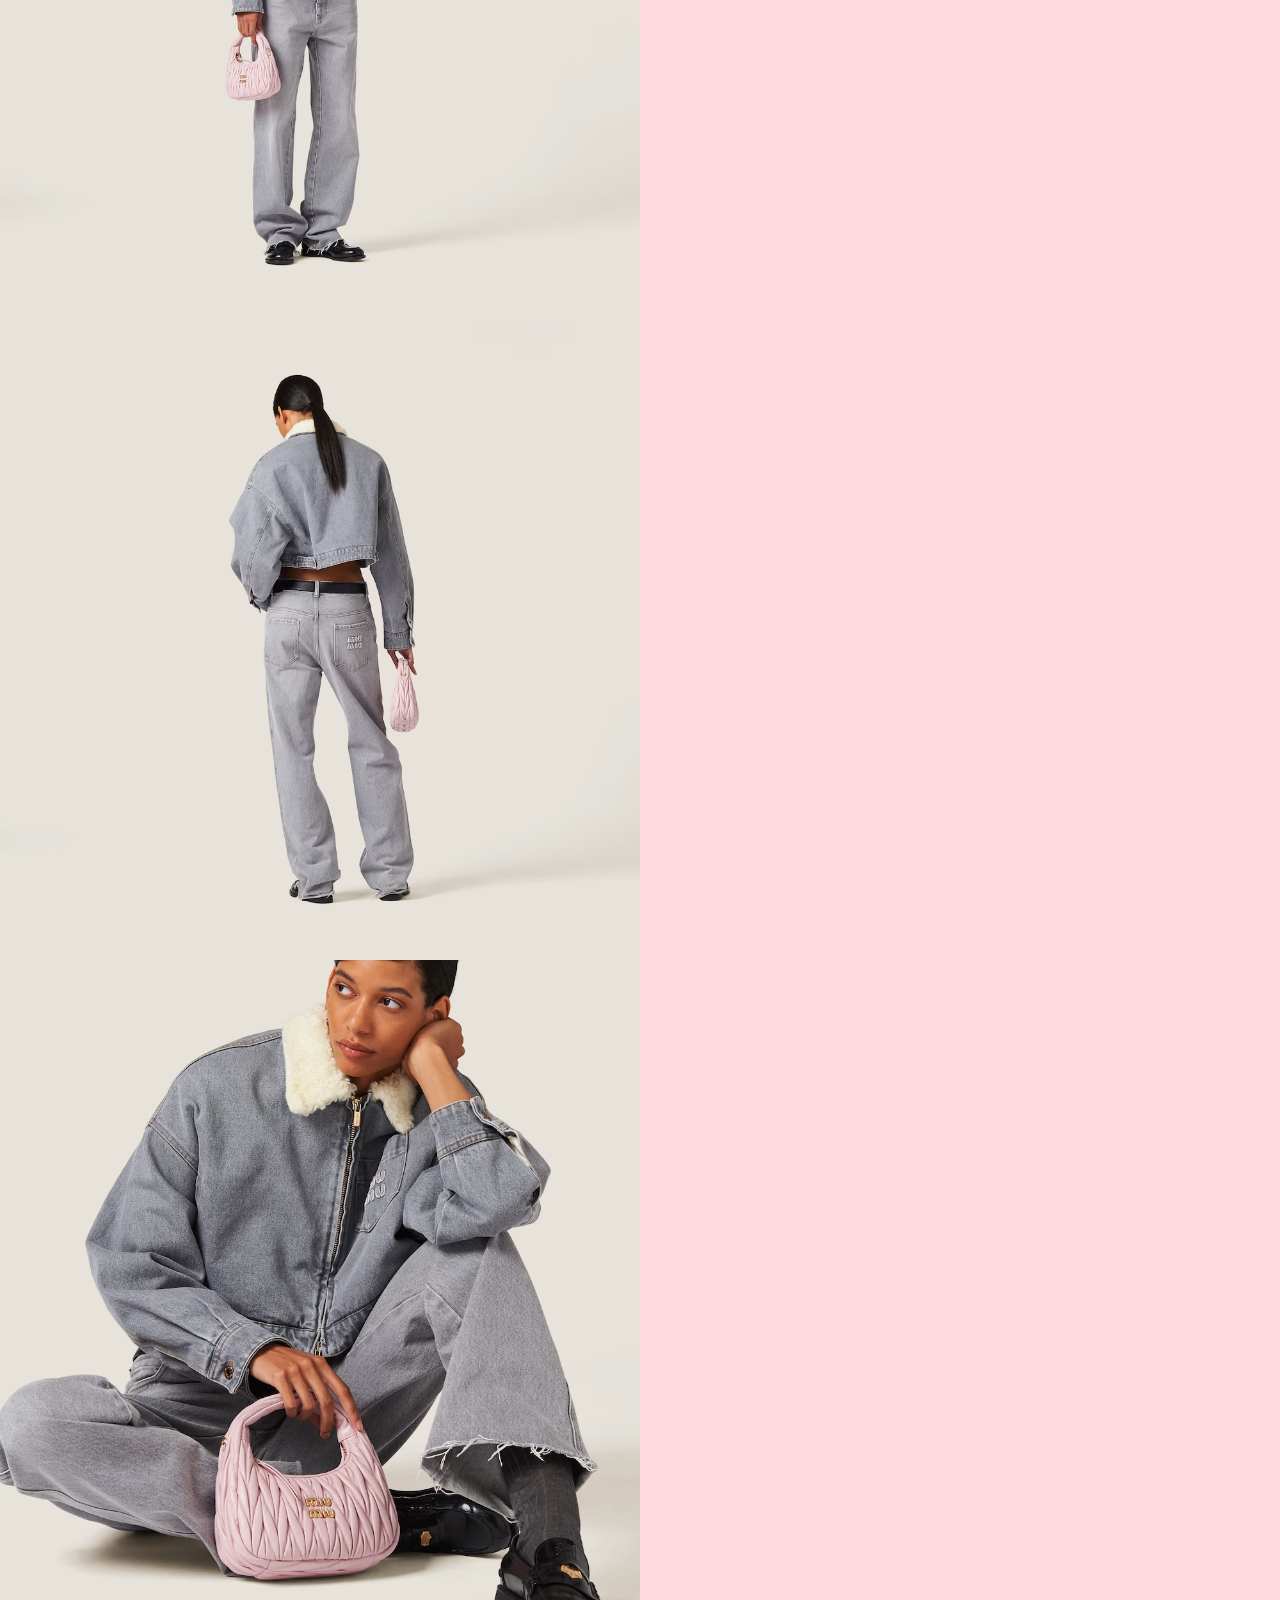
<file: sub10.html>
<!DOCTYPE html>
<html lang="en">

<head>
    <meta charset="UTF-8">
    <meta name="viewport" content="width=device-width, initial-scale=1.0">
    <link rel="preconnect" href="https://fonts.googleapis.com">
    <link rel="preconnect" href="https://fonts.gstatic.com" crossorigin>
    <link
        href="https://fonts.googleapis.com/css2?family=Bitter&family=Gaegu:wght@300;700&family=Hedvig+Letters+Serif:opsz@12..24&family=Nanum+Pen+Script&display=swap"
        rel="stylesheet">
    <link rel="preconnect" href="https://fonts.googleapis.com">
    <link rel="preconnect" href="https://fonts.gstatic.com" crossorigin>
    <link
        href="https://fonts.googleapis.com/css2?family=Bitter&family=Gaegu:wght@300;700&family=Hedvig+Letters+Serif:opsz@12..24&family=Nanum+Pen+Script&family=VT323&display=swap"
        rel="stylesheet">

    <title>Document</title>
    <style>
        * {
            margin: 0;
            padding: 0;
        }

        body {
            font-family: 'Bitter', serif;
            font-family: 'Gaegu', sans-serif;
            font-family: 'Hedvig Letters Serif', serif;
            font-family: 'Nanum Pen Script', cursive;
            font-family: 'VT323', monospace;
            overflow-x: hidden;
            justify-content: center;
            align-items: center;
            background-color: rgb(255, 219, 225);
        }

        header {

            position: fixed;
            width: 100%;
            height: 50px;
        }

        header:hover {
            background-color: rgb(0, 0, 0);
            color: white;
            transform: ease 0.5s;
        }

        #logo {
            padding-top: 10px;
            justify-content: center;
            text-align: center;
            font-size: 30px;
            font-style: italic;
        }

        a {
            color: black;
            text-decoration: none;
        }

        header a:hover {
            color: white;
            text-decoration: none;
        }

        #scroll-img {
            width: 50%;
            position: absolute;
            float: left;
        }

        .scroll-img img {
            /* display: inline-block; */
            width: 50%;
        }

        .container {
            display: flex;
            flex-direction: column;
        }

        .detail {
            left: 15%;
            top: 13%;
            text-align: center;
            width: 50%;
            position: fixed;
            float: right;
        }

        .detail h2 {
            position: fixed;
            top: 13%;
            width: 50%;
            left: 54%;
            text-align: left;
            float: right;
            font-weight: 400;
            font-size: 30px;
        }

        .detail h5 {
            position: fixed;
            top: 20%;
            width: 50%;
            left: 55%;
            text-align: left;
            float: right;
            font-size: 16px;

        }

        .color-book {
            position: absolute;
            margin-top: 80px;
            left: 80%;
            width: 40px;
            height: 40px;
            background-color: rgb(111, 111, 111);
            border-radius: 50%;
        }

        #myButton {

            position: fixed;
            width: 520px;
            height: 40px;
            top: 50%;
            left: 53.8%;
            font-size: 18px;
            /* border-radius: 4rem; */
            background-color: rgb(0, 0, 0);
            color: rgb(255, 255, 255);

        }

        #myText {
            font-size: 20px;
            position: absolute;
            top: 200px;
            transition: opacity 0.5s;
        }

        .fade-out {
            opacity: 0;
        }

        .product {
            position: fixed;
            top: 63%;
            width: 50%;
            left: 54%;
        }

        #newBox {
            position: fixed;
            right: -300px;
            width: 100px;
            /* height: 100vh; */
            background-color: #f1f1f1;
            transition: right 0.5s ease;
        }

        #myBox {
            overflow: scroll;
            padding: 25px 25px 25px 25px;
            display: none;
            position: fixed;
            top: 0;
            right: 0;
            width: 520px;
            height: 100%;
            background-color: rgb(255, 255, 255);
            transform: translateX(100%);
            transition: transform 0.5s ease-out;
        }



        #myBox.show {
            display: block;
            transform: translateX(0);
        }

        #myBox h3 {
            margin-bottom: -10px;
            font-size: 22px;
            font-weight: 600;
        }

        #myBox p {
            font-size: 15px;
        }

        #myBox ul {
            padding-left: 25px;
        }

        #myBox li {
            font-size: 15px;
            padding-top: 5px;

        }

        /* #myBox_1 {
            overflow: scroll;
            padding: 25px 25px 25px 25px;
            display: none;
            position: fixed;
            top: 0;
            right: 0;
            width: 520px;
            height: 100%;
            background-color: rgb(255, 255, 255);
            transform: translateX(100%);
            transition: transform 0.5s ease-out;
        }

        

        #myBox_1.show {
            display: block;
            transform: translateX(0);
        }

        #myBox_1 h3 {
            margin-bottom: -40px;
            font-size: 22px;
            font-weight: 600;
        }

        #myBox_1 p {
            font-size: 15px;
        }
        #myBox_1 ul {
            padding-left: 25px;
        }
        #myBox_1 li {
            font-size: 15px;
            padding-top: 5px;
            
        } */
    </style>
</head>

<body>

    <header>
        <p id="logo"><a href="index.html"> west0</a></p>
    </header>

    <section class="scroll-img">
        <div class="container">
            <img src="img/nosub10.png" alt="">
            <img src="img/nosub10_1.png" alt="">
            <img src="img/nosub10_3.png" alt="">
            <img src="img/nosub10_2.png" alt="">
            <img src="img/nosub10_4.png" alt="">

        </div>
    </section>
    <section class="detail">
        <h2>자수 장식 데님 블루종 재킷</h2>
        <h5>￦ 150,000 <br><br>색상: 그레이</h5><br><br>
        <div class="color-book"></div>
        <button id="myButton">장바구니에 추가하기</button>
        <h2 id="myText"></h2>
        <script>
            document.getElementById("myButton").addEventListener("click", function () {
                var myText = document.getElementById("myText");
                myText.innerHTML = "장바구니에 상품을 담았습니다.";
                setTimeout(function () {
                    myText.classList.add("fade-out");
                }, 1000); // 2초 후에 실행
            });
        </script>
    </section>

    <section>
        <p class="product" onclick="toggleBox()">제품 상세</p>

        <div id="myBox">
            <h3>제품 상세정보</h3><br><br>
            <p>시대를 초월하는 데님 스타일과 미우미우의 캐주얼한 애티튜드가 혼합된 블루종 재킷입니다. 
                부드러운 질감의 칼라로 세련된 대비를 연출했으며, 패치 포켓의 자수 로고는 아이코닉한 분위기를 더합니다. 
                오버사이즈 라인이 여유로운 핏을 강조합니다.
                <br><br>
            <ul>
                <li>제품 코드: GWB185_13LF_F0031_S_232</li>
                <li>워시드 데님</li>
                <li>오버사이즈 핏</li>
                <li>셔츠 스타일 칼라</li>

                <li>긴팔</li>
                <li>버튼이 달린 커프스</li>
                <li>지퍼 클로저</li>
                <li>대비되는 탑 스티칭</li>
                <li>상단 패치 포켓</li>
                <li>하단 웰트 포켓</li>
                <li>스트레이트 밑단</li>
                <li>자수 로고</li>
                <li>여성 모델 키 178cm, 사이즈 38</li>
                <li>높이: 49cm
                </li>

                <li>제조자명: Prada SpA
                </li>
                <li> 수입자명: (유)프라다 코리아</li>

                <li>특별한 관리가 필요한 제품입니다. 관리법은 정보 를 참고하시기 바랍니다. 품질 보증 기간은 1년입니다. 자세한 사항은 이용 약관 을 참고하시기 바랍니다. 원산지 정보
                </li>
            </ul>
            </p>
            <br><br>
            <h3>혼용률</h3>
            <br><br>
            <p>100% 면<br> 몸판 안감 및 네크 56% 아크릴 29% 재활용 폴리에스테르 15% 원모 <br>
            소매 안감 100% 레이온<br>소매 패딩 55% 재활용 폴리에스테르 45% 폴리에스터</p>
        </div>

        <script>
            function toggleBox() {
                var box = document.getElementById("myBox");
                box.classList.toggle("show");
            }
        </script>

    </section>

    <!-- <section>
        <p class="product_1" onclick="toggleBox()">배송 및 반품</p>

        <div id="myBox_1">
            <h3>제품 상세정보</h3><br><br>
            <p>포근하게 감싸는 우아한 스타일이 특징인 재킷입니다. 칼라는 셔츠에서 영감을 받았으며 립 조직 니트 커프스로 세련된 대비를 더합니다. 아이코닉한 로고 패치로 룩이 완성됩니다.
                <br><br>
                <ul>
                    <li>제품 코드: MPV879_14F0_F0036_S_OOO</li>
                    <li>안감 처리</li>
                    <li>레귤러 핏</li>
                    <li>전면 지퍼 클로저
                        </li>
                    <li>셔츠 스타일 칼라
                        </li>
                    <li>스트레이트 슬리브 및 립 조직 니트 커프스
                        </li>
                    <li>플랩 포켓
                        </li>
                    <li>립 조직 니트 트림 밑단
                       </li>
                    <li> 핫 스탬프 로고 패치
                        </li>
                    <li>높이: 55cm
                        </li>
                    <li>제조자명: Prada SpA
                       </li>
                    <li> 수입자명: (유)프라다 코리아</li>
                    
                    <li>특별한 관리가 필요한 제품입니다. 관리법은 정보 를 참고하시기 바랍니다. 품질 보증 기간은 1년입니다. 자세한 사항은 이용 약관 을 참고하시기 바랍니다. 원산지 정보
                    </li>
                </ul>
            </p>
            <br><br>
            <h3>혼용률</h3>
            <br><br>
            <p>염색한 양모피
                가장자리 91% 원모 8% 나일론 1% 엘라스틴
                안감 100% 폴리에스터</p>
        </div>

        <script>
            function toggleBox() {
                var box = document.getElementById("myBox_1");
                box.classList.toggle("show");
            }
        </script>
    </section> -->
</body>

</html>
</file>
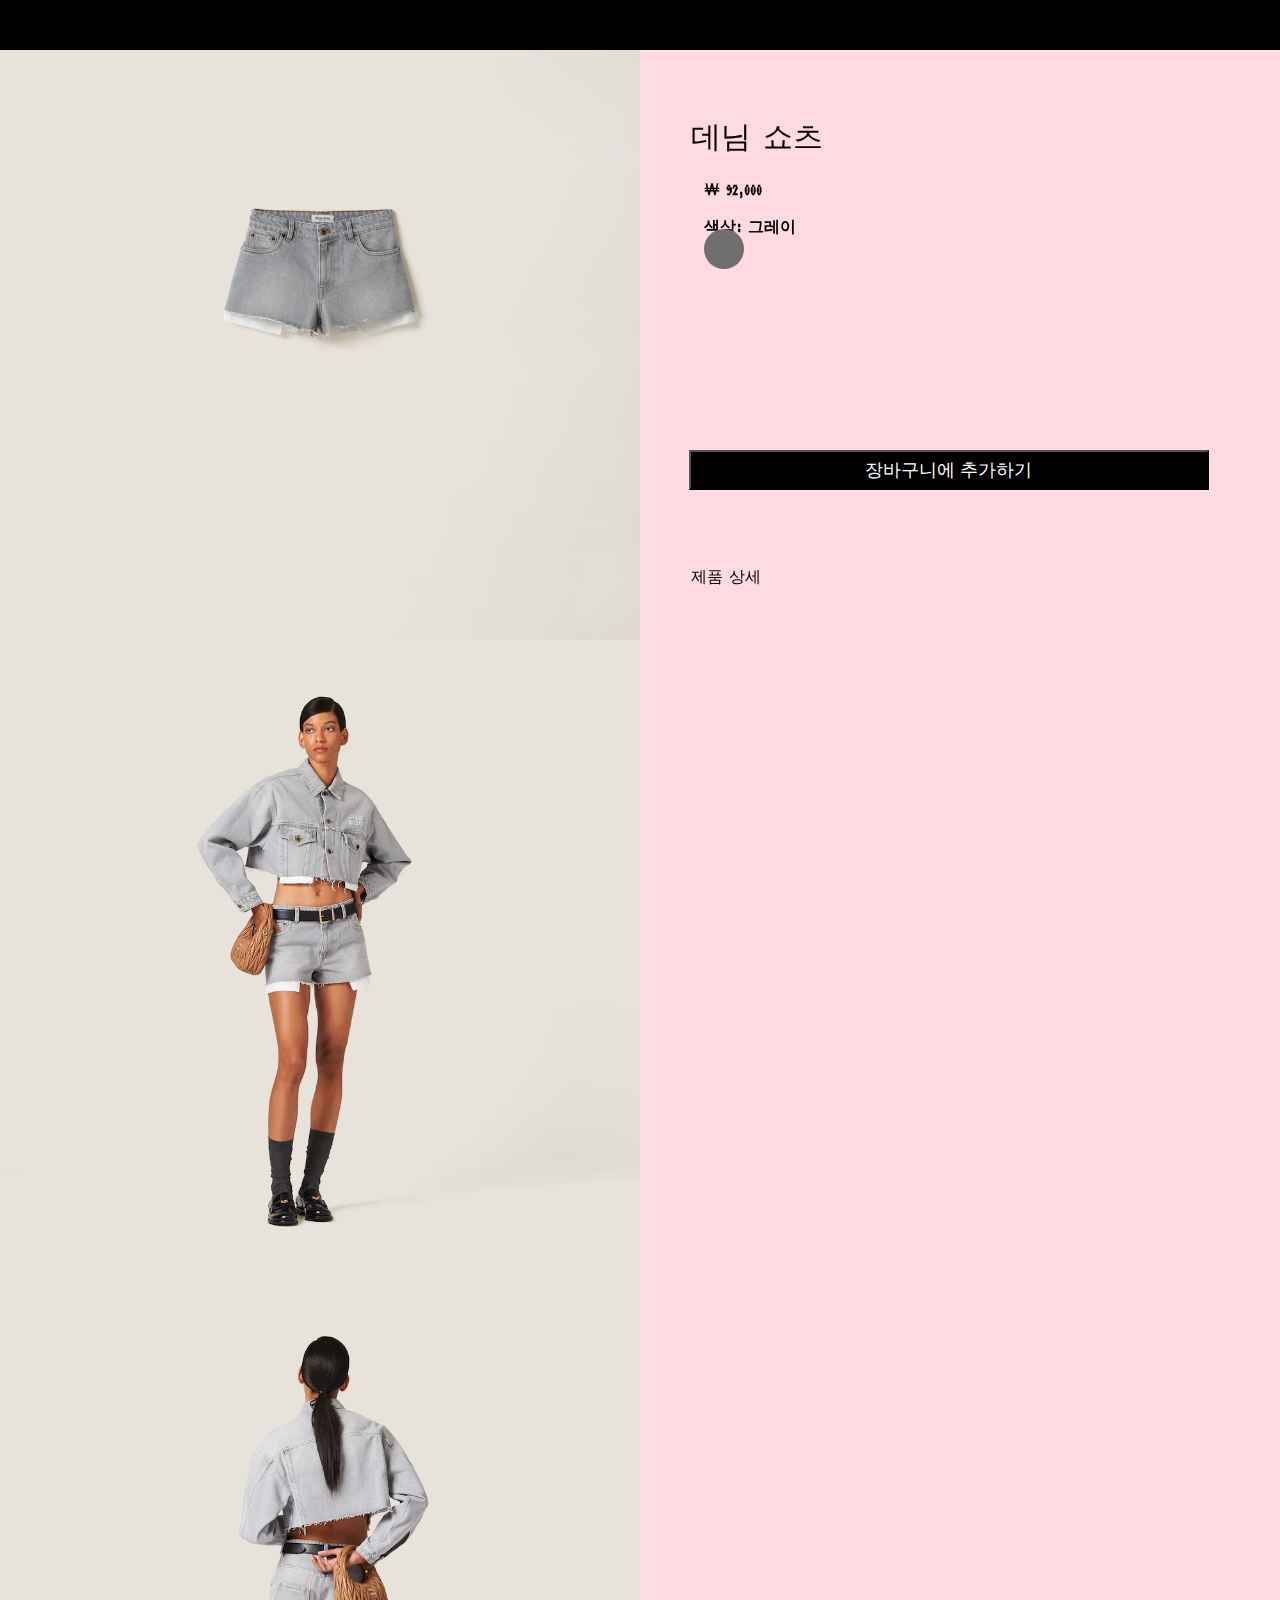
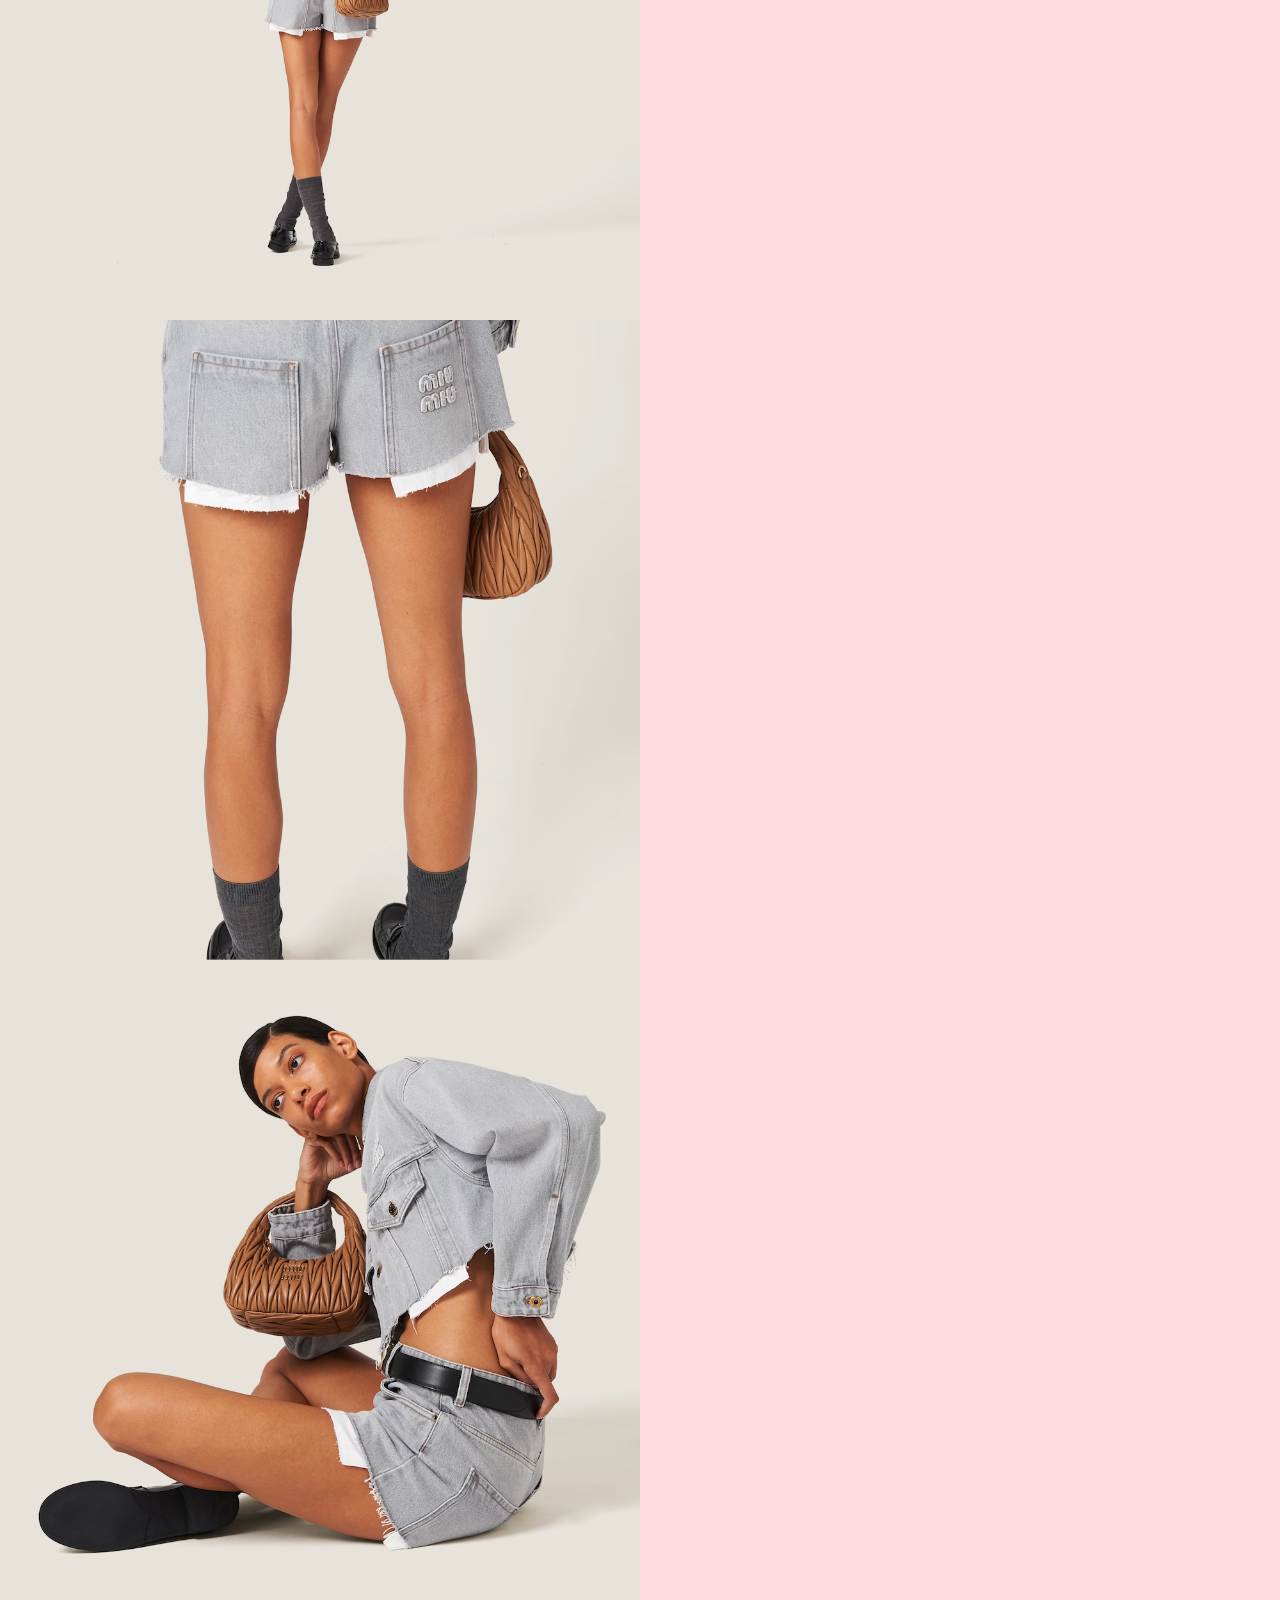
<file: sub11.html>
<!DOCTYPE html>
<html lang="en">

<head>
    <meta charset="UTF-8">
    <meta name="viewport" content="width=device-width, initial-scale=1.0">
    <link rel="preconnect" href="https://fonts.googleapis.com">
    <link rel="preconnect" href="https://fonts.gstatic.com" crossorigin>
    <link
        href="https://fonts.googleapis.com/css2?family=Bitter&family=Gaegu:wght@300;700&family=Hedvig+Letters+Serif:opsz@12..24&family=Nanum+Pen+Script&display=swap"
        rel="stylesheet">
    <link rel="preconnect" href="https://fonts.googleapis.com">
    <link rel="preconnect" href="https://fonts.gstatic.com" crossorigin>
    <link
        href="https://fonts.googleapis.com/css2?family=Bitter&family=Gaegu:wght@300;700&family=Hedvig+Letters+Serif:opsz@12..24&family=Nanum+Pen+Script&family=VT323&display=swap"
        rel="stylesheet">

    <title>Document</title>
    <style>
        * {
            margin: 0;
            padding: 0;
        }

        body {
            font-family: 'Bitter', serif;
            font-family: 'Gaegu', sans-serif;
            font-family: 'Hedvig Letters Serif', serif;
            font-family: 'Nanum Pen Script', cursive;
            font-family: 'VT323', monospace;
            overflow-x: hidden;
            justify-content: center;
            align-items: center;
            background-color: rgb(255, 219, 225);
        }

        header {

            position: fixed;
            width: 100%;
            height: 50px;
        }

        header:hover {
            background-color: rgb(0, 0, 0);
            color: white;
            transform: ease 0.5s;
        }

        #logo {
            padding-top: 10px;
            justify-content: center;
            text-align: center;
            font-size: 30px;
            font-style: italic;
        }

        a {
            color: black;
            text-decoration: none;
        }

        header a:hover {
            color: white;
            text-decoration: none;
        }

        #scroll-img {
            width: 50%;
            position: absolute;
            float: left;
        }

        .scroll-img img {
            /* display: inline-block; */
            width: 50%;
        }

        .container {
            display: flex;
            flex-direction: column;
        }

        .detail {
            left: 15%;
            top: 13%;
            text-align: center;
            width: 50%;
            position: fixed;
            float: right;
        }

        .detail h2 {
            position: fixed;
            top: 13%;
            width: 50%;
            left: 54%;
            text-align: left;
            float: right;
            font-weight: 400;
            font-size: 30px;
        }

        .detail h5 {
            position: fixed;
            top: 20%;
            width: 50%;
            left: 55%;
            text-align: left;
            float: right;
            font-size: 16px;

        }

        .color-book {
            position: absolute;
            margin-top: 80px;
            left: 80%;
            width: 40px;
            height: 40px;
            background-color: rgb(111, 111, 111);
            border-radius: 50%;
        }

        #myButton {

            position: fixed;
            width: 520px;
            height: 40px;
            top: 50%;
            left: 53.8%;
            font-size: 18px;
            /* border-radius: 4rem; */
            background-color: rgb(0, 0, 0);
            color: rgb(255, 255, 255);

        }

        #myText {
            font-size: 20px;
            position: absolute;
            top: 200px;
            transition: opacity 0.5s;
        }

        .fade-out {
            opacity: 0;
        }

        .product {
            position: fixed;
            top: 63%;
            width: 50%;
            left: 54%;
        }

        #newBox {
            position: fixed;
            right: -300px;
            width: 100px;
            /* height: 100vh; */
            background-color: #f1f1f1;
            transition: right 0.5s ease;
        }

        #myBox {
            overflow: scroll;
            padding: 25px 25px 25px 25px;
            display: none;
            position: fixed;
            top: 0;
            right: 0;
            width: 520px;
            height: 100%;
            background-color: rgb(255, 255, 255);
            transform: translateX(100%);
            transition: transform 0.5s ease-out;
        }



        #myBox.show {
            display: block;
            transform: translateX(0);
        }

        #myBox h3 {
            margin-bottom: -10px;
            font-size: 22px;
            font-weight: 600;
        }

        #myBox p {
            font-size: 15px;
        }

        #myBox ul {
            padding-left: 25px;
        }

        #myBox li {
            font-size: 15px;
            padding-top: 5px;

        }

        /* #myBox_1 {
            overflow: scroll;
            padding: 25px 25px 25px 25px;
            display: none;
            position: fixed;
            top: 0;
            right: 0;
            width: 520px;
            height: 100%;
            background-color: rgb(255, 255, 255);
            transform: translateX(100%);
            transition: transform 0.5s ease-out;
        }

        

        #myBox_1.show {
            display: block;
            transform: translateX(0);
        }

        #myBox_1 h3 {
            margin-bottom: -40px;
            font-size: 22px;
            font-weight: 600;
        }

        #myBox_1 p {
            font-size: 15px;
        }
        #myBox_1 ul {
            padding-left: 25px;
        }
        #myBox_1 li {
            font-size: 15px;
            padding-top: 5px;
            
        } */
    </style>
</head>

<body>

    <header>
        <p id="logo"><a href="index.html"> west0</a></p>
    </header>

    <section class="scroll-img">
        <div class="container">
            <img src="img/nosub11.png" alt="">
            <img src="img/nosub11_1.png" alt="">
            <img src="img/nosub11_2.png" alt="">
            <img src="img/nosub11_3.png" alt="">
            <img src="img/nosub11_4.png" alt="">

        </div>
    </section>
    <section class="detail">
        <h2>데님 쇼츠</h2>
        <h5>￦ 92,000 <br><br>색상: 그레이</h5><br><br>
        <div class="color-book"></div>
        <button id="myButton">장바구니에 추가하기</button>
        <h2 id="myText"></h2>
        <script>
            document.getElementById("myButton").addEventListener("click", function () {
                var myText = document.getElementById("myText");
                myText.innerHTML = "장바구니에 상품을 담았습니다.";
                setTimeout(function () {
                    myText.classList.add("fade-out");
                }, 1000); // 2초 후에 실행
            });
        </script>
    </section>

    <section>
        <p class="product" onclick="toggleBox()">제품 상세</p>

        <div id="myBox">
            <h3>제품 상세정보</h3><br><br>
            <p>시대를 초월하는 데님의 특징과 미우미우의 과감한 스타일이 혼합된 쇼츠입니다.
                노출된 포켓 라이닝이 캐주얼하고 엣지 있는 디테일을 더하며,
                 후면 포켓에 장식한 자수 로고는 아이코닉한 분위기가 돋보입니다.
                <br><br>
            <ul>
                <li>제품 코드: GWP434_13LF_F0031_S_231</li>
                <li>워시드 데님</li>
                <li>클래식 핏</li>
                <li>레귤러 웨이스트</li>

                <li>버튼이 달린 지퍼 플라이</li>
                <li>대비되는 탑 스티칭</li>
                <li>동전 포켓이 있는 둥근 전면 포켓</li>
                <li>후면 패치 포켓</li>
                <li>프레스드 크리즈</li>
                <li>자수 로고</li>
                <li>여성 모델 키 178cm, 사이즈 38</li>
                <li>높이: 30cm
                </li>

                <li>제조자명: Prada SpA
                </li>
                <li> 수입자명: (유)프라다 코리아</li>

                <li>특별한 관리가 필요한 제품입니다. 관리법은 정보 를 참고하시기 바랍니다. 품질 보증 기간은 1년입니다. 자세한 사항은 이용 약관 을 참고하시기 바랍니다. 원산지 정보
                </li>
            </ul>
            </p>
            <br><br>
            <h3>혼용률</h3>
            <br><br>
            <p>100% 면<br>주머니 안감 100% 면 <br>
            65% 폴리에스터 35% 면</p>
        </div>

        <script>
            function toggleBox() {
                var box = document.getElementById("myBox");
                box.classList.toggle("show");
            }
        </script>

    </section>

    <!-- <section>
        <p class="product_1" onclick="toggleBox()">배송 및 반품</p>

        <div id="myBox_1">
            <h3>제품 상세정보</h3><br><br>
            <p>포근하게 감싸는 우아한 스타일이 특징인 재킷입니다. 칼라는 셔츠에서 영감을 받았으며 립 조직 니트 커프스로 세련된 대비를 더합니다. 아이코닉한 로고 패치로 룩이 완성됩니다.
                <br><br>
                <ul>
                    <li>제품 코드: MPV879_14F0_F0036_S_OOO</li>
                    <li>안감 처리</li>
                    <li>레귤러 핏</li>
                    <li>전면 지퍼 클로저
                        </li>
                    <li>셔츠 스타일 칼라
                        </li>
                    <li>스트레이트 슬리브 및 립 조직 니트 커프스
                        </li>
                    <li>플랩 포켓
                        </li>
                    <li>립 조직 니트 트림 밑단
                       </li>
                    <li> 핫 스탬프 로고 패치
                        </li>
                    <li>높이: 55cm
                        </li>
                    <li>제조자명: Prada SpA
                       </li>
                    <li> 수입자명: (유)프라다 코리아</li>
                    
                    <li>특별한 관리가 필요한 제품입니다. 관리법은 정보 를 참고하시기 바랍니다. 품질 보증 기간은 1년입니다. 자세한 사항은 이용 약관 을 참고하시기 바랍니다. 원산지 정보
                    </li>
                </ul>
            </p>
            <br><br>
            <h3>혼용률</h3>
            <br><br>
            <p>염색한 양모피
                가장자리 91% 원모 8% 나일론 1% 엘라스틴
                안감 100% 폴리에스터</p>
        </div>

        <script>
            function toggleBox() {
                var box = document.getElementById("myBox_1");
                box.classList.toggle("show");
            }
        </script>
    </section> -->
</body>

</html>
</file>
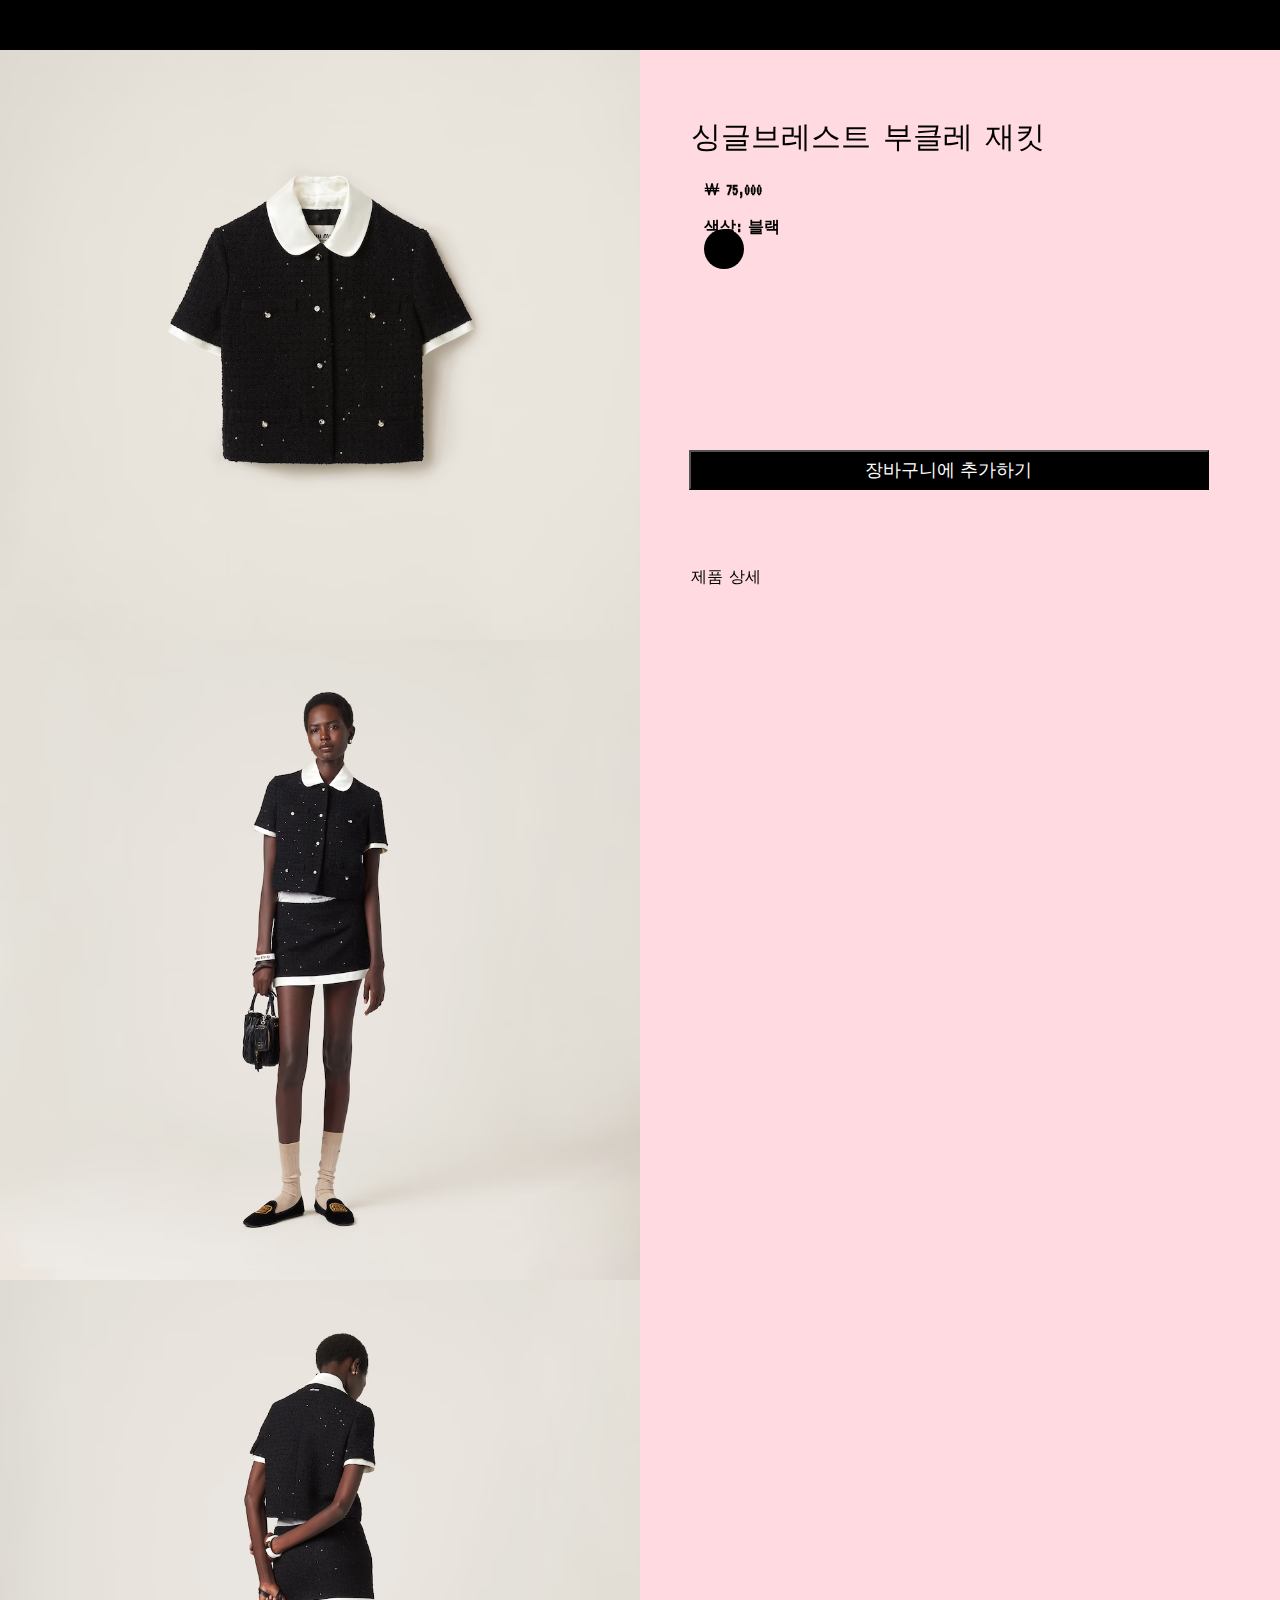
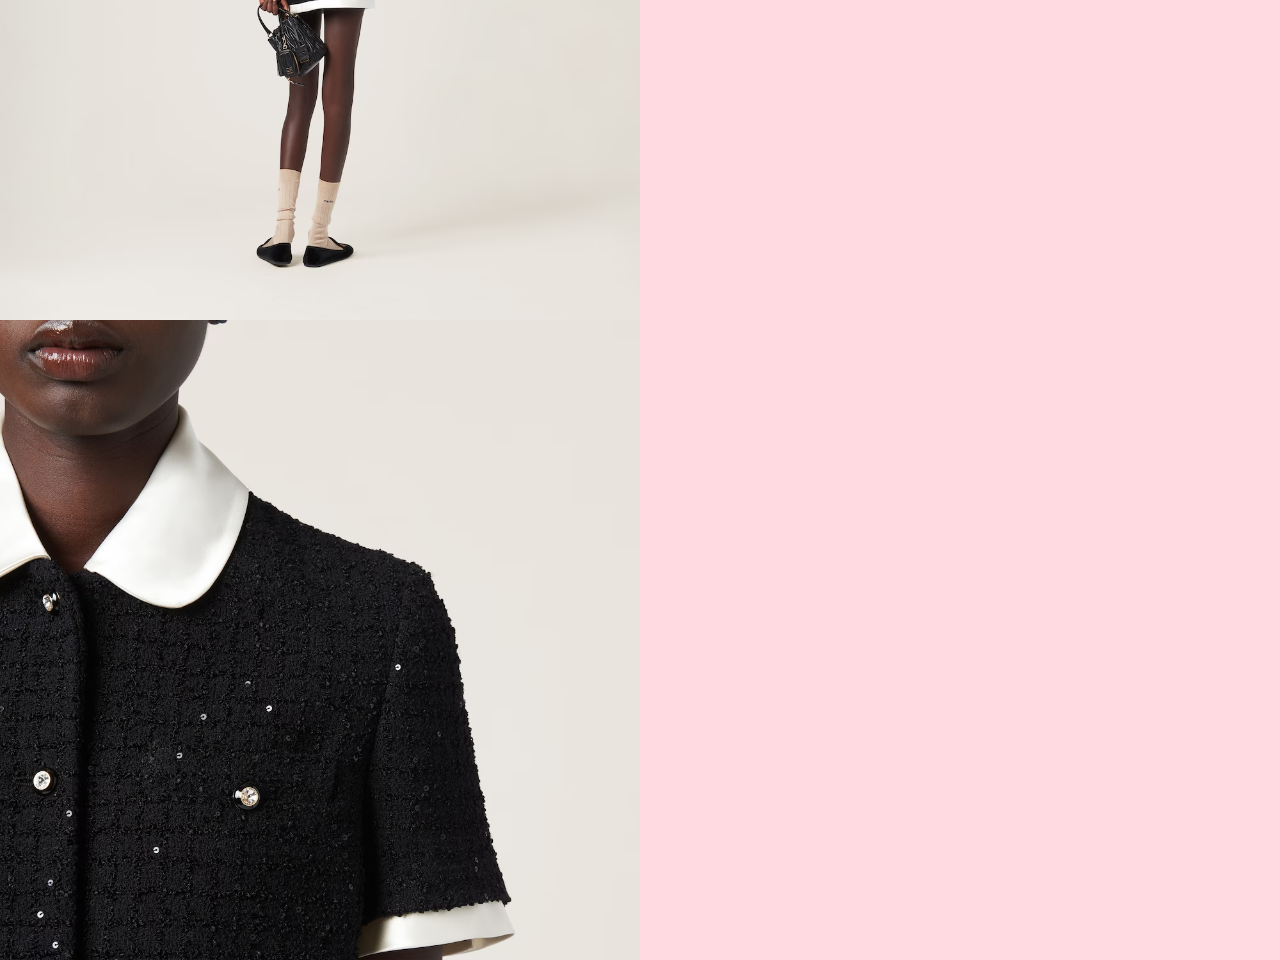
<file: sub2.html>
<!DOCTYPE html>
<html lang="en">

<head>
    <meta charset="UTF-8">
    <meta name="viewport" content="width=device-width, initial-scale=1.0">
    <link rel="preconnect" href="https://fonts.googleapis.com">
    <link rel="preconnect" href="https://fonts.gstatic.com" crossorigin>
    <link
        href="https://fonts.googleapis.com/css2?family=Bitter&family=Gaegu:wght@300;700&family=Hedvig+Letters+Serif:opsz@12..24&family=Nanum+Pen+Script&display=swap"
        rel="stylesheet">
        <link rel="preconnect" href="https://fonts.googleapis.com">
<link rel="preconnect" href="https://fonts.gstatic.com" crossorigin>
<link href="https://fonts.googleapis.com/css2?family=Bitter&family=Gaegu:wght@300;700&family=Hedvig+Letters+Serif:opsz@12..24&family=Nanum+Pen+Script&family=VT323&display=swap" rel="stylesheet">

    <title>Document</title>
    <style>
        * {
            margin: 0;
            padding: 0;
        }

        body {
            font-family: 'Bitter', serif;
font-family: 'Gaegu', sans-serif;
font-family: 'Hedvig Letters Serif', serif;
font-family: 'Nanum Pen Script', cursive;
font-family: 'VT323', monospace;
            overflow-x: hidden;
            justify-content: center;
            align-items: center;
            background-color: rgb(255, 219, 225);
        }

        header {
            
            position: fixed;
            width: 100%;
            height: 50px;
        }

        header:hover {
            background-color: rgb(0, 0, 0);
            color: white;
            transform: ease 0.5s;
        }

        #logo {
            padding-top: 10px;
            justify-content: center;
            text-align: center;
            font-size: 30px;
           
            font-style: italic;
        }

        a {
            color: black;
            text-decoration: none;
        }
        header a:hover {
            color: white;
            text-decoration: none;
        }
        #scroll-img {
            width: 50%;
            position: absolute;
            float: left;
        }

        .scroll-img img {
            /* display: inline-block; */
            width: 50%;
        }

        .container {
            display: flex;
            flex-direction: column;
        }

        .detail {
            left: 15%;
            top: 13%;
            text-align: center;
            width: 50%;
            position: fixed;
            float: right;
        }

        .detail h2 {
            position: fixed;
            top: 13%;
            width: 50%;
            left: 54%;
            text-align: left;
            float: right;
            font-weight: 400;
            font-size: 30px;
        }

        .detail h5 {
            position: fixed;
            top: 20%;
            width: 50%;
            left: 55%;
            text-align: left;
            float: right;
            font-size: 16px;

        }

        .color-book {
            position: absolute;
            margin-top: 80px;
            left: 80%;
  width: 40px;
  height: 40px;
  background-color: rgb(0, 0, 0);
  border-radius: 50%;
        }

        #myButton {

            position: fixed;
            width: 520px;
            height: 40px;
            top: 50%;
            left: 53.8%;
            font-size: 18px;
            /* border-radius: 4rem; */
            background-color: rgb(0, 0, 0);
            color: rgb(255, 255, 255);

        }

        #myText {
            font-size: 20px;
            position: absolute;
            top: 200px;
            transition: opacity 0.5s;
        }
        .fade-out {
  opacity: 0;
}

        .product {
            position: fixed;
            top: 63%;
            width: 50%;
            left: 54%;
        }

        #newBox {
            position: fixed;
            right: -300px;
            width: 100px;
            /* height: 100vh; */
            background-color: #f1f1f1;
            transition: right 0.5s ease;
        }

        #myBox {
            overflow: scroll;
            padding: 25px 25px 25px 25px;
            display: none;
            position: fixed;
            top: 0;
            right: 0;
            width: 520px;
            height: 100%;
            background-color: rgb(255, 255, 255);
            transform: translateX(100%);
            transition: transform 0.5s ease-out;
        }

        

        #myBox.show {
            display: block;
            transform: translateX(0);
        }

        #myBox h3 {
            margin-bottom: -10px;
            font-size: 22px;
            font-weight: 600;
        }

        #myBox p {
            font-size: 15px;
        }
        #myBox ul {
            padding-left: 25px;
        }
        #myBox li {
            font-size: 15px;
            padding-top: 5px;
            
        }

        /* #myBox_1 {
            overflow: scroll;
            padding: 25px 25px 25px 25px;
            display: none;
            position: fixed;
            top: 0;
            right: 0;
            width: 520px;
            height: 100%;
            background-color: rgb(255, 255, 255);
            transform: translateX(100%);
            transition: transform 0.5s ease-out;
        }

        

        #myBox_1.show {
            display: block;
            transform: translateX(0);
        }

        #myBox_1 h3 {
            margin-bottom: -40px;
            font-size: 22px;
            font-weight: 600;
        }

        #myBox_1 p {
            font-size: 15px;
        }
        #myBox_1 ul {
            padding-left: 25px;
        }
        #myBox_1 li {
            font-size: 15px;
            padding-top: 5px;
            
        } */
    </style>
</head>

<body>

    <header>
        <p id="logo"><a href="index.html"> west0</a></p>
    </header>

    <section class="scroll-img">
        <div class="container">
            <img src="img/nosub2.png" alt=""><img src="img/nosub2_2.png" alt=""><img src="img/nosub2_3.png" alt=""><img src="img/nosub2_4.png" alt="">

        </div>
    </section>
    <section class="detail">
        <h2>싱글브레스트 부클레 재킷</h2>
        <h5>￦ 75,000 <br><br>색상: 블랙</h5><br><br>
        <div class="color-book"></div>
        <button id="myButton">장바구니에 추가하기</button>
        <h2 id="myText"></h2>
        <script>
            document.getElementById("myButton").addEventListener("click", function () {
              var myText = document.getElementById("myText");
              myText.innerHTML = "장바구니에 상품을 담았습니다.";
              setTimeout(function () {
                myText.classList.add("fade-out");
              }, 1000); // 2초 후에 실행
            });
            </script>
    </section>

    <section>
        <p class="product" onclick="toggleBox()">제품 상세</p>

        <div id="myBox">
            <h3>제품 상세정보</h3><br><br>
            <p>대비되는 컬러로 강조한 클래식 스타일과 크롭 라인으로 연출한 모던한 개성이 조화를 이루는 부클레 재킷입니다. 시그니처 로고 라벨로 스타일리시한 버전이 완성됩니다.
                <br><br>
                <ul>
                    <li>제품 코드: MH1902_135O_F0002_S_OOO</li>
                    <li>크롭 핏</li>
                    <li>안감 처리</li>
                    <li>칼라
                        </li>
                    <li>전면 버튼 클로저
                        </li>
                    <li>스트레이트 슬리브</li>
                    <li>웰트 포켓
                        </li>
                    <li>로고 라벨
                       </li>
                    <li>여성 모델 키 178cm, 사이즈 38
                        </li>
                    <li>높이: 47cm
                        </li>
                    <li>제조자명: Prada SpA
                       </li>
                    <li> 수입자명: (유)프라다 코리아</li>
                    
                    <li>특별한 관리가 필요한 제품입니다. 관리법은 정보 를 참고하시기 바랍니다. 품질 보증 기간은 1년입니다. 자세한 사항은 이용 약관 을 참고하시기 바랍니다. 원산지 정보
                    </li>
                </ul>
            </p>
            <br><br>
            <h3>혼용률</h3>
            <br><br>
            <p>38% 면 28% 레이온 24% 나일론 10% 아크릴<br> 합성 소재, 금속, 유리 장식 제외 안감 100% 레이온</p>
        </div>

        <script>
            function toggleBox() {
                var box = document.getElementById("myBox");
                box.classList.toggle("show");
            }
        </script>

    </section>

    <!-- <section>
        <p class="product_1" onclick="toggleBox()">배송 및 반품</p>

        <div id="myBox_1">
            <h3>제품 상세정보</h3><br><br>
            <p>포근하게 감싸는 우아한 스타일이 특징인 재킷입니다. 칼라는 셔츠에서 영감을 받았으며 립 조직 니트 커프스로 세련된 대비를 더합니다. 아이코닉한 로고 패치로 룩이 완성됩니다.
                <br><br>
                <ul>
                    <li>제품 코드: MPV879_14F0_F0036_S_OOO</li>
                    <li>안감 처리</li>
                    <li>레귤러 핏</li>
                    <li>전면 지퍼 클로저
                        </li>
                    <li>셔츠 스타일 칼라
                        </li>
                    <li>스트레이트 슬리브 및 립 조직 니트 커프스
                        </li>
                    <li>플랩 포켓
                        </li>
                    <li>립 조직 니트 트림 밑단
                       </li>
                    <li> 핫 스탬프 로고 패치
                        </li>
                    <li>높이: 55cm
                        </li>
                    <li>제조자명: Prada SpA
                       </li>
                    <li> 수입자명: (유)프라다 코리아</li>
                    
                    <li>특별한 관리가 필요한 제품입니다. 관리법은 정보 를 참고하시기 바랍니다. 품질 보증 기간은 1년입니다. 자세한 사항은 이용 약관 을 참고하시기 바랍니다. 원산지 정보
                    </li>
                </ul>
            </p>
            <br><br>
            <h3>혼용률</h3>
            <br><br>
            <p>염색한 양모피
                가장자리 91% 원모 8% 나일론 1% 엘라스틴
                안감 100% 폴리에스터</p>
        </div>

        <script>
            function toggleBox() {
                var box = document.getElementById("myBox_1");
                box.classList.toggle("show");
            }
        </script>
    </section> -->
</body>

</html>
</file>
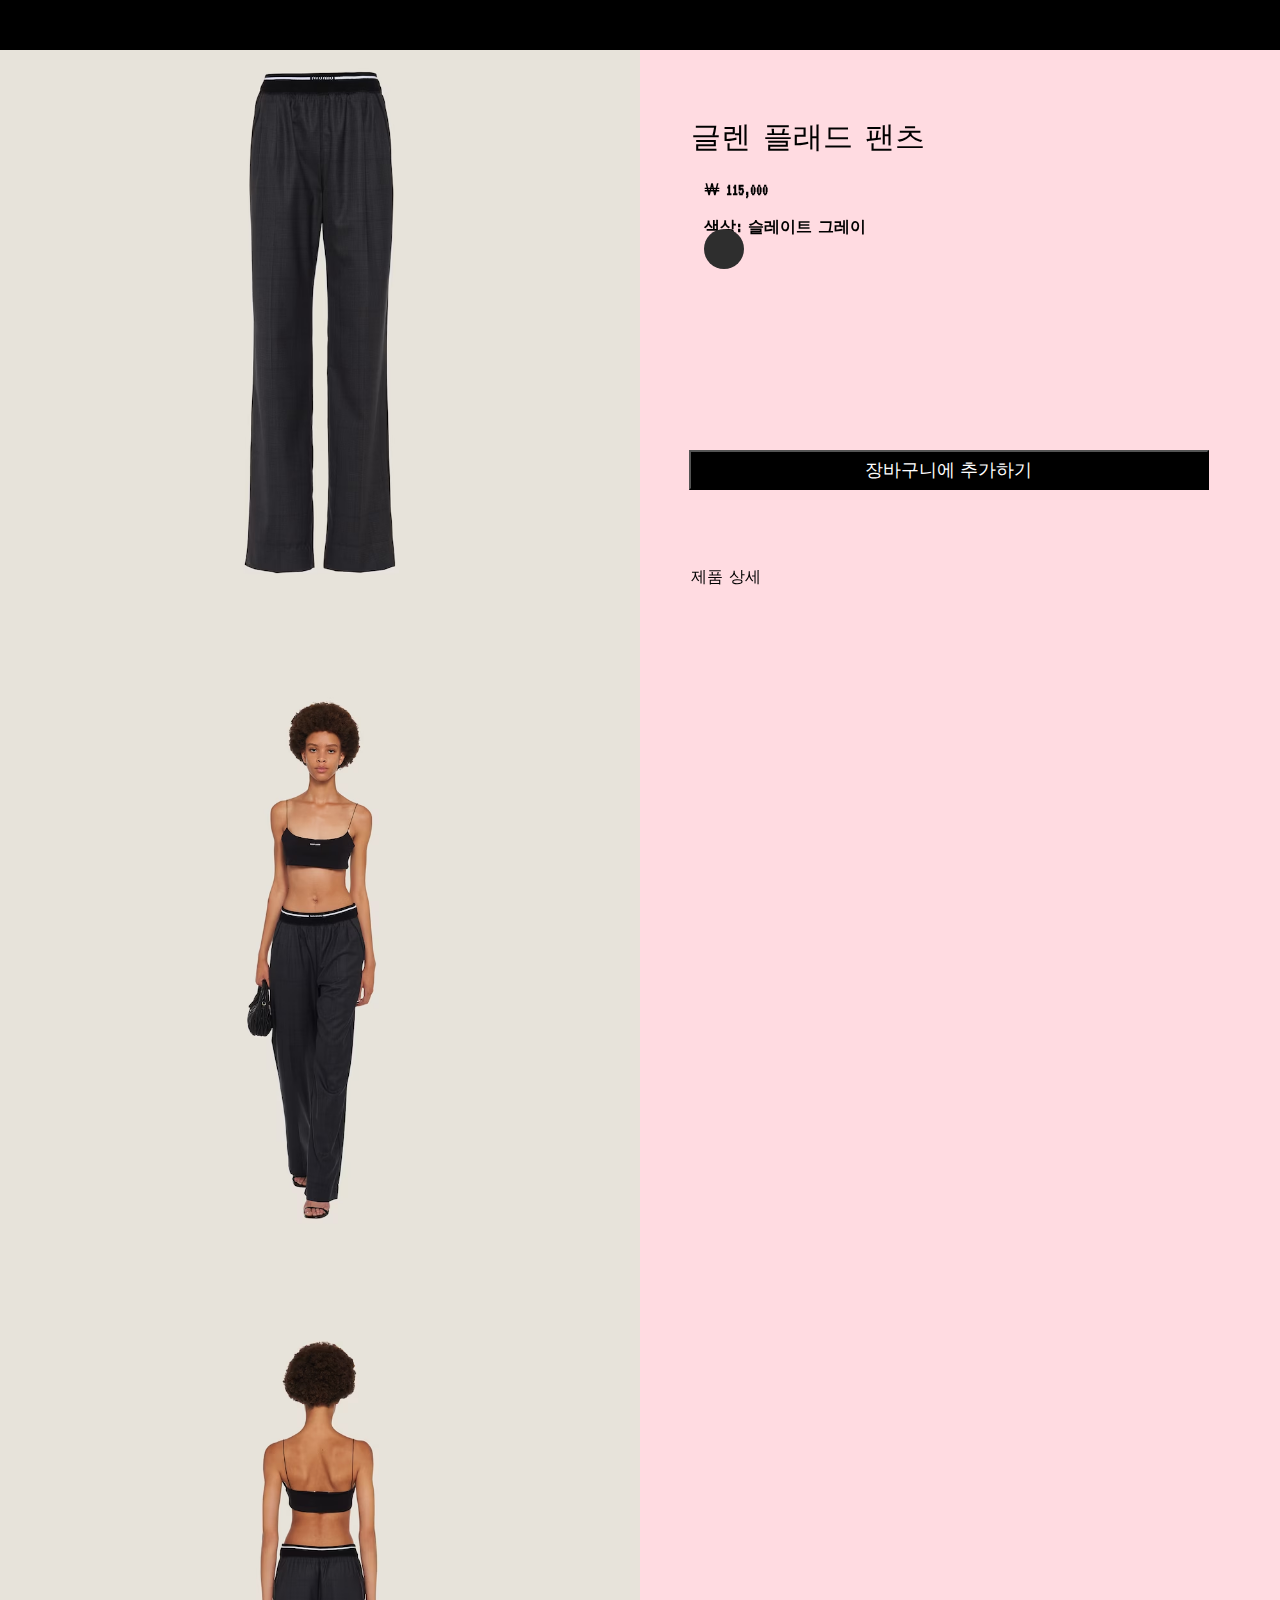
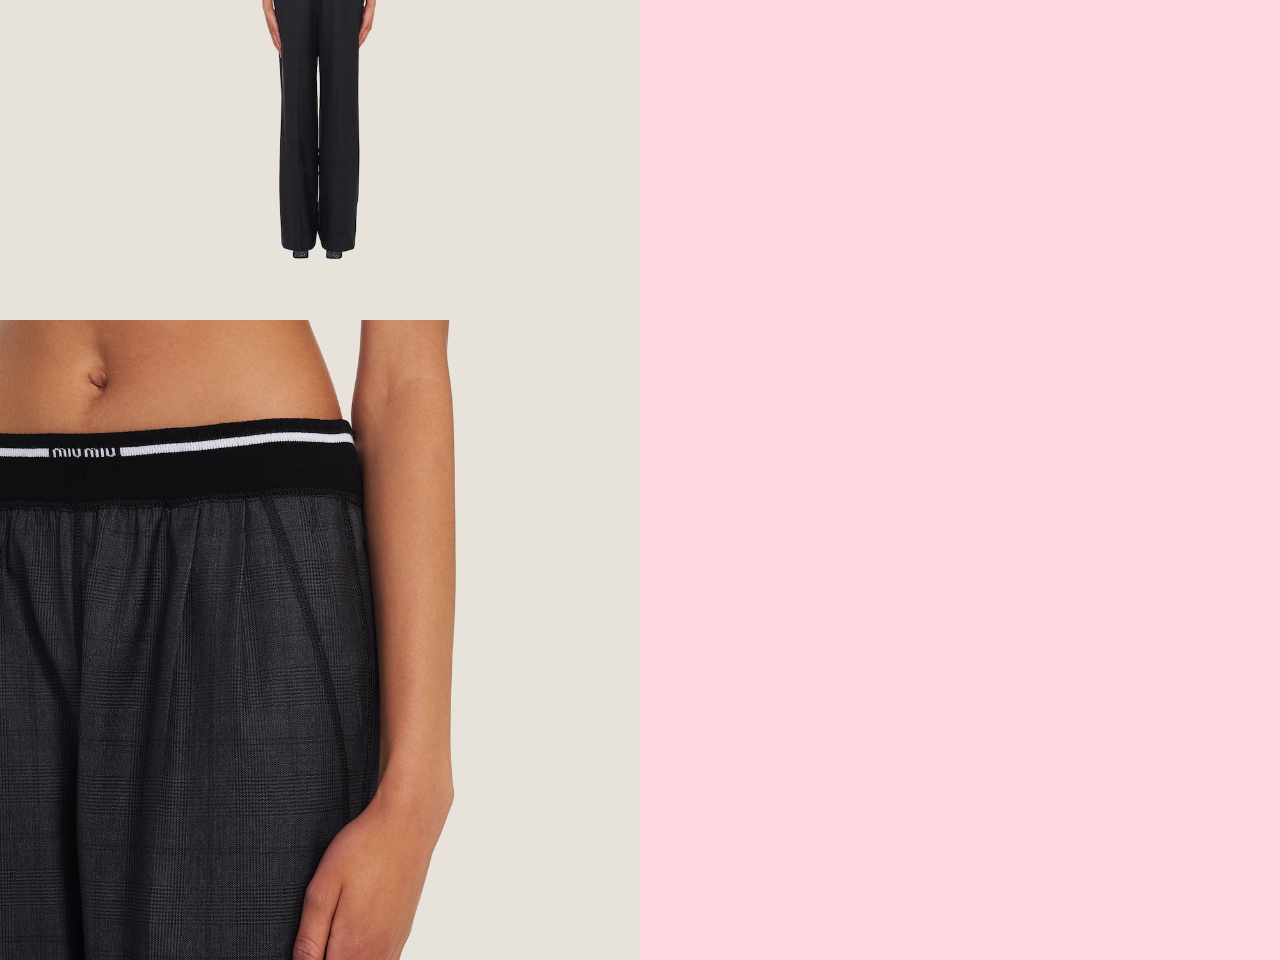
<file: sub3.html>
<!DOCTYPE html>
<html lang="en">

<head>
    <meta charset="UTF-8">
    <meta name="viewport" content="width=device-width, initial-scale=1.0">
    <link rel="preconnect" href="https://fonts.googleapis.com">
    <link rel="preconnect" href="https://fonts.gstatic.com" crossorigin>
    <link
        href="https://fonts.googleapis.com/css2?family=Bitter&family=Gaegu:wght@300;700&family=Hedvig+Letters+Serif:opsz@12..24&family=Nanum+Pen+Script&display=swap"
        rel="stylesheet">
    <link rel="preconnect" href="https://fonts.googleapis.com">
    <link rel="preconnect" href="https://fonts.gstatic.com" crossorigin>
    <link
        href="https://fonts.googleapis.com/css2?family=Bitter&family=Gaegu:wght@300;700&family=Hedvig+Letters+Serif:opsz@12..24&family=Nanum+Pen+Script&family=VT323&display=swap"
        rel="stylesheet">

    <title>Document</title>
    <style>
        * {
            margin: 0;
            padding: 0;
        }

        body {
            font-family: 'Bitter', serif;
            font-family: 'Gaegu', sans-serif;
            font-family: 'Hedvig Letters Serif', serif;
            font-family: 'Nanum Pen Script', cursive;
            font-family: 'VT323', monospace;
            overflow-x: hidden;
            justify-content: center;
            align-items: center;
            background-color: rgb(255, 219, 225);
        }

        header {

            position: fixed;
            width: 100%;
            height: 50px;
        }

        header:hover {
            background-color: rgb(0, 0, 0);
            color: white;
            transform: ease 0.5s;
        }

        #logo {
            padding-top: 10px;
            justify-content: center;
            text-align: center;
            font-size: 30px;
            font-style: italic;
        }

        a {
            color: black;
            text-decoration: none;
        }

        header a:hover {
            color: white;
            text-decoration: none;
        }

        #scroll-img {
            width: 50%;
            position: absolute;
            float: left;
        }

        .scroll-img img {
            /* display: inline-block; */
            width: 50%;
        }

        .container {
            display: flex;
            flex-direction: column;
        }

        .detail {
            left: 15%;
            top: 13%;
            text-align: center;
            width: 50%;
            position: fixed;
            float: right;
        }

        .detail h2 {
            position: fixed;
            top: 13%;
            width: 50%;
            left: 54%;
            text-align: left;
            float: right;
            font-weight: 400;
            font-size: 30px;
        }

        .detail h5 {
            position: fixed;
            top: 20%;
            width: 50%;
            left: 55%;
            text-align: left;
            float: right;
            font-size: 16px;

        }

        .color-book {
            position: absolute;
            margin-top: 80px;
            left: 80%;
            width: 40px;
            height: 40px;
            background-color: rgb(46, 46, 46);
            border-radius: 50%;
        }

        #myButton {

            position: fixed;
            width: 520px;
            height: 40px;
            top: 50%;
            left: 53.8%;
            font-size: 18px;
            /* border-radius: 4rem; */
            background-color: rgb(0, 0, 0);
            color: rgb(255, 255, 255);

        }

        #myText {
            font-size: 20px;
            position: absolute;
            top: 200px;
            transition: opacity 0.5s;
        }

        .fade-out {
            opacity: 0;
        }

        .product {
            position: fixed;
            top: 63%;
            width: 50%;
            left: 54%;
        }

        #newBox {
            position: fixed;
            right: -300px;
            width: 100px;
            /* height: 100vh; */
            background-color: #f1f1f1;
            transition: right 0.5s ease;
        }

        #myBox {
            overflow: scroll;
            padding: 25px 25px 25px 25px;
            display: none;
            position: fixed;
            top: 0;
            right: 0;
            width: 520px;
            height: 100%;
            background-color: rgb(255, 255, 255);
            transform: translateX(100%);
            transition: transform 0.5s ease-out;
        }



        #myBox.show {
            display: block;
            transform: translateX(0);
        }

        #myBox h3 {
            margin-bottom: -10px;
            font-size: 22px;
            font-weight: 600;
        }

        #myBox p {
            font-size: 15px;
        }

        #myBox ul {
            padding-left: 25px;
        }

        #myBox li {
            font-size: 15px;
            padding-top: 5px;

        }

        /* #myBox_1 {
            overflow: scroll;
            padding: 25px 25px 25px 25px;
            display: none;
            position: fixed;
            top: 0;
            right: 0;
            width: 520px;
            height: 100%;
            background-color: rgb(255, 255, 255);
            transform: translateX(100%);
            transition: transform 0.5s ease-out;
        }

        

        #myBox_1.show {
            display: block;
            transform: translateX(0);
        }

        #myBox_1 h3 {
            margin-bottom: -40px;
            font-size: 22px;
            font-weight: 600;
        }

        #myBox_1 p {
            font-size: 15px;
        }
        #myBox_1 ul {
            padding-left: 25px;
        }
        #myBox_1 li {
            font-size: 15px;
            padding-top: 5px;
            
        } */
    </style>
</head>

<body>

    <header>
        <p id="logo"><a href="index.html"> west0</a></p>
    </header>

    <section class="scroll-img">
        <div class="container">
            <img src="img/nosub3.png" alt="">
            <img src="img/nosub3_2.png" alt="">
            <img src="img/nosub3_3.png" alt="">
            <img src="img/nosub3_4.png" alt="">

        </div>
    </section>
    <section class="detail">
        <h2>글렌 플래드 팬츠</h2>
        <h5>￦ 115,000 <br><br>색상: 슬레이트 그레이</h5><br><br>
        <div class="color-book"></div>
        <button id="myButton">장바구니에 추가하기</button>
        <h2 id="myText"></h2>
        <script>
            document.getElementById("myButton").addEventListener("click", function () {
                var myText = document.getElementById("myText");
                myText.innerHTML = "장바구니에 상품을 담았습니다.";
                setTimeout(function () {
                    myText.classList.add("fade-out");
                }, 1000); // 2초 후에 실행
            });
        </script>
    </section>

    <section>
        <p class="product" onclick="toggleBox()">제품 상세</p>

        <div id="myBox">
            <h3>제품 상세정보</h3><br><br>
            <p>클래식한 디자인과 스포티한 디테일의 글렌 플래드 팬츠입니다.
                절제된 디자인과 스트리트웨어의 영감이 혼합된 스타일로,
                인타르시아 로고 레터링이 있는 신축성 있는 니트 웨이스트로 
                장식했습니다. 미우미우가 모던함을 통해 여성스러움을 재해석하여
                전통과 반항이 혼합된 새로운 미학적 표현을 완성합니다.
                <br><br>
            <ul>
                <li>제품 코드: MP1630_10DI_F0480_S_231</li>
                <li>와이드 레그</li>
                <li>홑겹</li>
                <li>신축성 있는 로고 웨이스트밴드
                </li>
                <li>슬랜트 포켓
                </li>
                <li>후면 포케 없음</li>
                <li>록 장식이 있는 신축성 있는 웨이스트밴드
                </li>
                <li>여성 모델 키 180cm, 사이즈 38
                </li>
                <li>높이: 115cm
                </li>
                <li>
                </li>
                <li>제조자명: Prada SpA
                </li>
                <li> 수입자명: (유)프라다 코리아</li>

                <li>특별한 관리가 필요한 제품입니다. 관리법은 정보 를 참고하시기 바랍니다. 품질 보증 기간은 1년입니다. 자세한 사항은 이용 약관 을 참고하시기 바랍니다. 원산지 정보
                </li>
            </ul>
            </p>
            <br><br>
            <h3>혼용률</h3>
            <br><br>
            <p>38% 면 28% 레이온 24% 나일론 10% 아크릴<br> 합성 소재, 금속, 유리 장식 제외 안감 100% 레이온</p>
        </div>

        <script>
            function toggleBox() {
                var box = document.getElementById("myBox");
                box.classList.toggle("show");
            }
        </script>

    </section>

    <!-- <section>
        <p class="product_1" onclick="toggleBox()">배송 및 반품</p>

        <div id="myBox_1">
            <h3>제품 상세정보</h3><br><br>
            <p>포근하게 감싸는 우아한 스타일이 특징인 재킷입니다. 칼라는 셔츠에서 영감을 받았으며 립 조직 니트 커프스로 세련된 대비를 더합니다. 아이코닉한 로고 패치로 룩이 완성됩니다.
                <br><br>
                <ul>
                    <li>제품 코드: MPV879_14F0_F0036_S_OOO</li>
                    <li>안감 처리</li>
                    <li>레귤러 핏</li>
                    <li>전면 지퍼 클로저
                        </li>
                    <li>셔츠 스타일 칼라
                        </li>
                    <li>스트레이트 슬리브 및 립 조직 니트 커프스
                        </li>
                    <li>플랩 포켓
                        </li>
                    <li>립 조직 니트 트림 밑단
                       </li>
                    <li> 핫 스탬프 로고 패치
                        </li>
                    <li>높이: 55cm
                        </li>
                    <li>제조자명: Prada SpA
                       </li>
                    <li> 수입자명: (유)프라다 코리아</li>
                    
                    <li>특별한 관리가 필요한 제품입니다. 관리법은 정보 를 참고하시기 바랍니다. 품질 보증 기간은 1년입니다. 자세한 사항은 이용 약관 을 참고하시기 바랍니다. 원산지 정보
                    </li>
                </ul>
            </p>
            <br><br>
            <h3>혼용률</h3>
            <br><br>
            <p>염색한 양모피
                가장자리 91% 원모 8% 나일론 1% 엘라스틴
                안감 100% 폴리에스터</p>
        </div>

        <script>
            function toggleBox() {
                var box = document.getElementById("myBox_1");
                box.classList.toggle("show");
            }
        </script>
    </section> -->
</body>

</html>
</file>
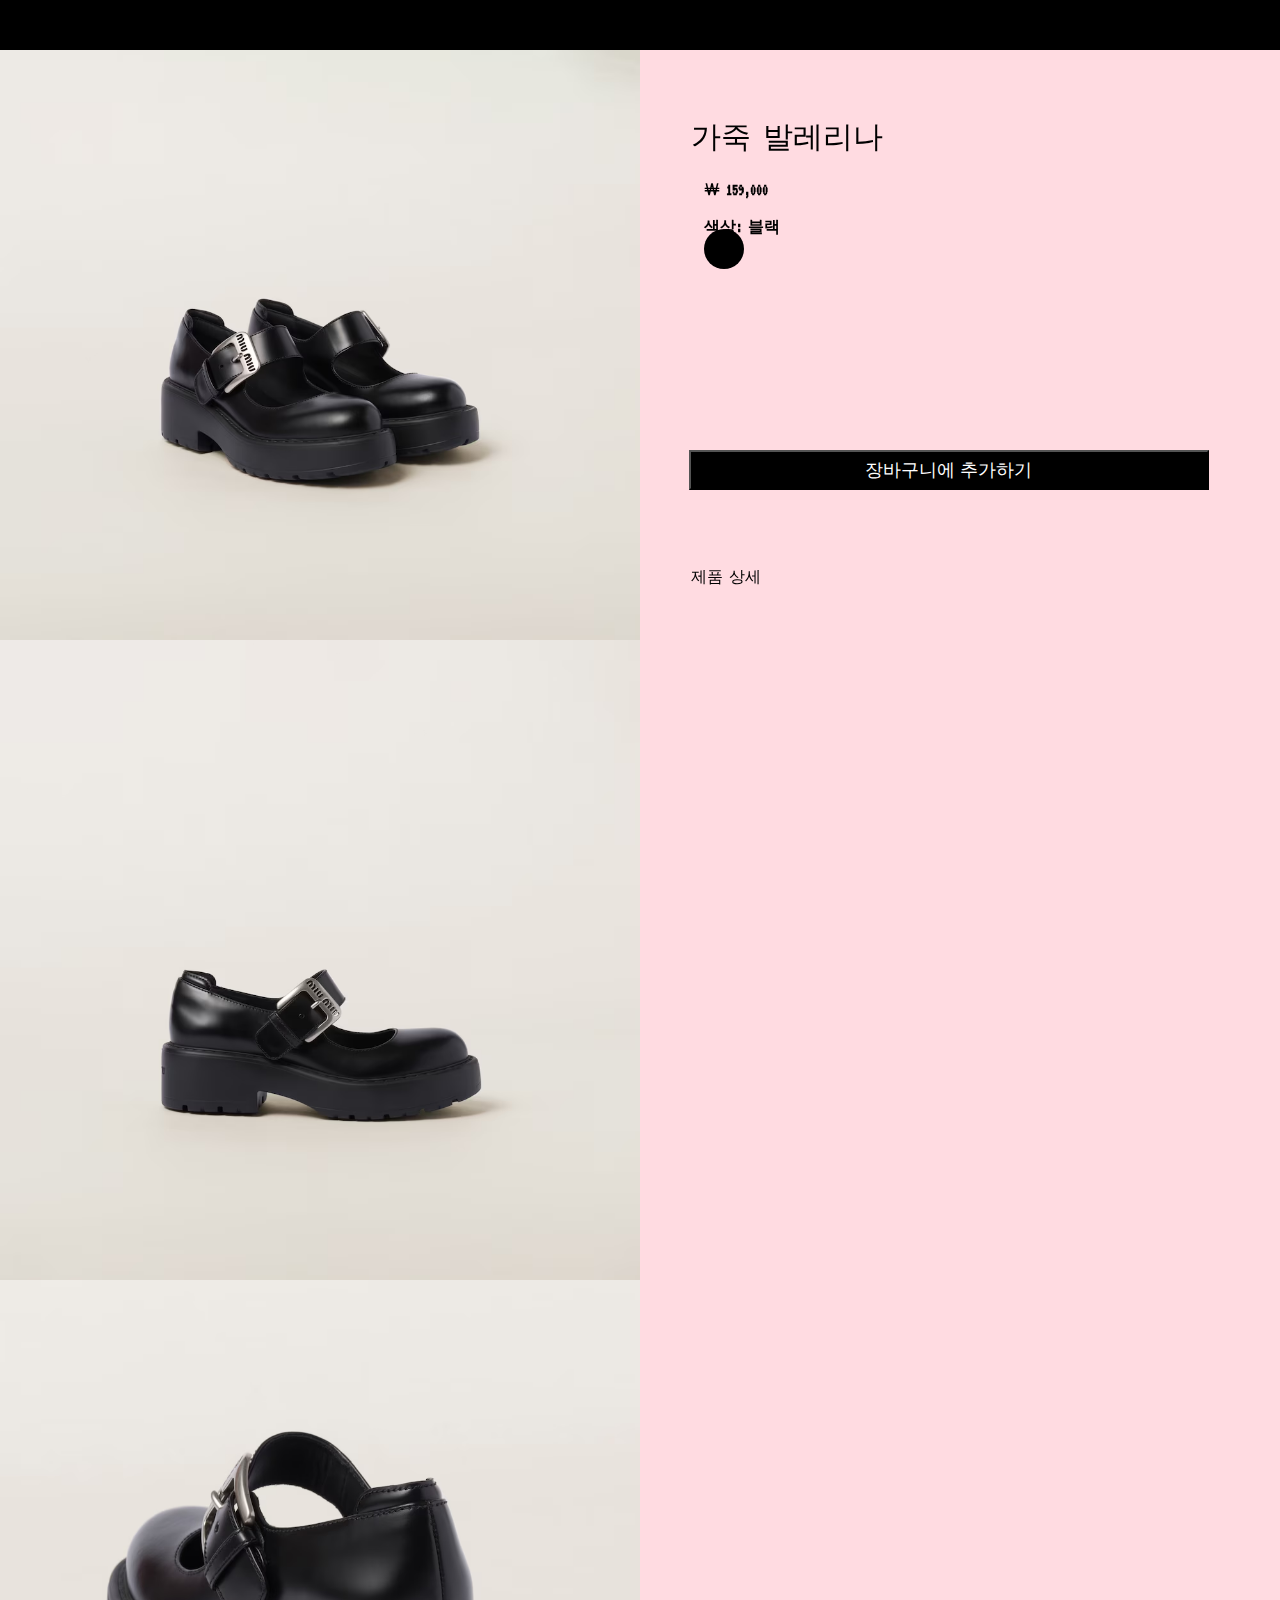
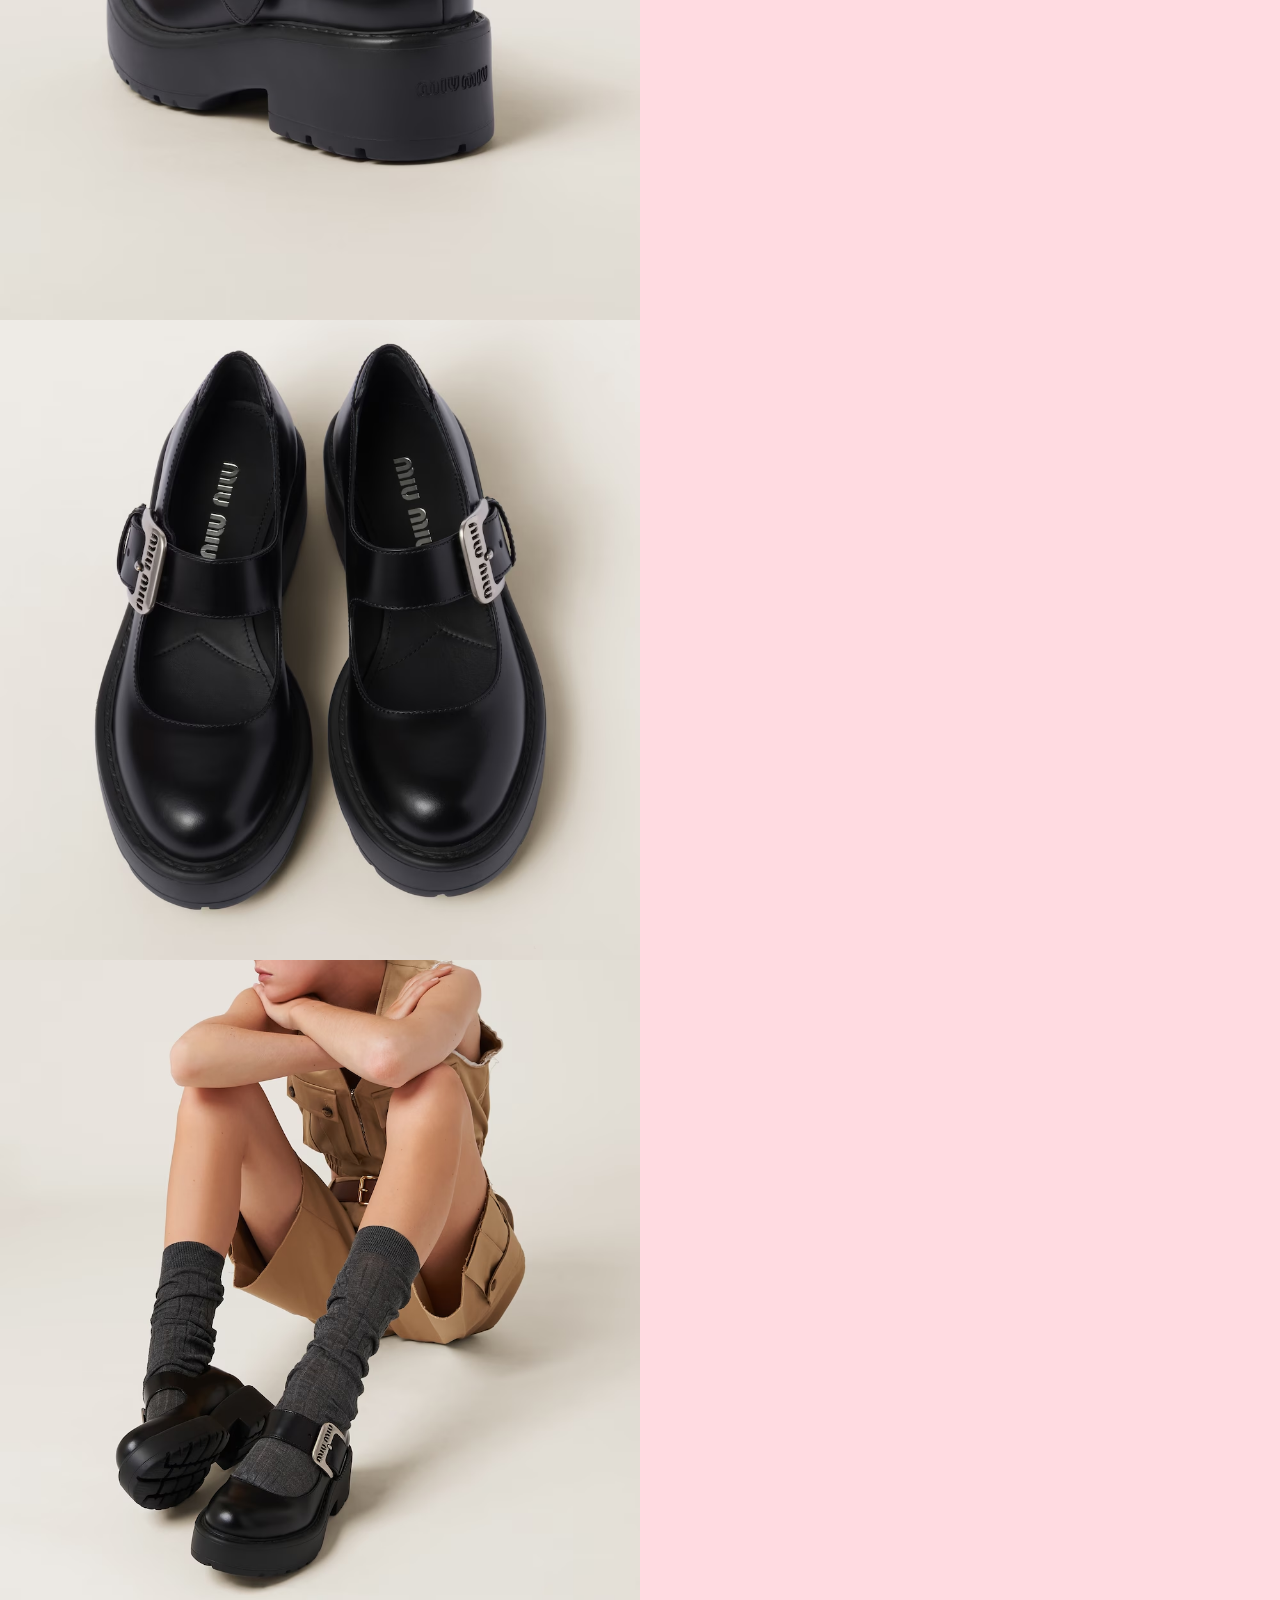
<file: sub4.html>
<!DOCTYPE html>
<html lang="en">

<head>
    <meta charset="UTF-8">
    <meta name="viewport" content="width=device-width, initial-scale=1.0">
    <link rel="preconnect" href="https://fonts.googleapis.com">
    <link rel="preconnect" href="https://fonts.gstatic.com" crossorigin>
    <link
        href="https://fonts.googleapis.com/css2?family=Bitter&family=Gaegu:wght@300;700&family=Hedvig+Letters+Serif:opsz@12..24&family=Nanum+Pen+Script&display=swap"
        rel="stylesheet">
        <link rel="preconnect" href="https://fonts.googleapis.com">
<link rel="preconnect" href="https://fonts.gstatic.com" crossorigin>
<link href="https://fonts.googleapis.com/css2?family=Bitter&family=Gaegu:wght@300;700&family=Hedvig+Letters+Serif:opsz@12..24&family=Nanum+Pen+Script&family=VT323&display=swap" rel="stylesheet">

    <title>Document</title>
    <style>
        * {
            margin: 0;
            padding: 0;
        }

        body {
            font-family: 'Bitter', serif;
font-family: 'Gaegu', sans-serif;
font-family: 'Hedvig Letters Serif', serif;
font-family: 'Nanum Pen Script', cursive;
font-family: 'VT323', monospace;
            overflow-x: hidden;
            justify-content: center;
            align-items: center;
            background-color: rgb(255, 219, 225);
        }

        header {
            
            position: fixed;
            width: 100%;
            height: 50px;
        }

        header:hover {
            background-color: rgb(0, 0, 0);
            color: white;
            transform: ease 0.5s;
        }

        #logo {
            padding-top: 10px;
            justify-content: center;
            text-align: center;
            font-size: 30px;
            font-style: italic;
        }

        a {
            color: black;
            text-decoration: none;
        }
        header a:hover {
            color: white;
            text-decoration: none;
        }
        #scroll-img {
            width: 50%;
            position: absolute;
            float: left;
        }

        .scroll-img img {
            /* display: inline-block; */
            width: 50%;
        }

        .container {
            display: flex;
            flex-direction: column;
        }

        .detail {
            left: 15%;
            top: 13%;
            text-align: center;
            width: 50%;
            position: fixed;
            float: right;
        }

        .detail h2 {
            position: fixed;
            top: 13%;
            width: 50%;
            left: 54%;
            text-align: left;
            float: right;
            font-weight: 400;
            font-size: 30px;
        }

        .detail h5 {
            position: fixed;
            top: 20%;
            width: 50%;
            left: 55%;
            text-align: left;
            float: right;
            font-size: 16px;

        }

        .color-book {
            position: absolute;
            margin-top: 80px;
            left: 80%;
  width: 40px;
  height: 40px;
  background-color: rgb(0, 0, 0);
  border-radius: 50%;
        }

        #myButton {

            position: fixed;
            width: 520px;
            height: 40px;
            top: 50%;
            left: 53.8%;
            font-size: 18px;
            /* border-radius: 4rem; */
            background-color: rgb(0, 0, 0);
            color: rgb(255, 255, 255);

        }

        #myText {
            font-size: 20px;
            position: absolute;
            top: 200px;
            transition: opacity 0.5s;
        }
        .fade-out {
  opacity: 0;
}

        .product {
            position: fixed;
            top: 63%;
            width: 50%;
            left: 54%;
        }

        #newBox {
            position: fixed;
            right: -300px;
            width: 100px;
            /* height: 100vh; */
            background-color: #f1f1f1;
            transition: right 0.5s ease;
        }

        #myBox {
            overflow: scroll;
            padding: 25px 25px 25px 25px;
            display: none;
            position: fixed;
            top: 0;
            right: 0;
            width: 520px;
            height: 100%;
            background-color: rgb(255, 255, 255);
            transform: translateX(100%);
            transition: transform 0.5s ease-out;
        }

        

        #myBox.show {
            display: block;
            transform: translateX(0);
        }

        #myBox h3 {
            margin-bottom: -10px;
            font-size: 22px;
            font-weight: 600;
        }

        #myBox p {
            font-size: 15px;
        }
        #myBox ul {
            padding-left: 25px;
        }
        #myBox li {
            font-size: 15px;
            padding-top: 5px;
            
        }

        /* #myBox_1 {
            overflow: scroll;
            padding: 25px 25px 25px 25px;
            display: none;
            position: fixed;
            top: 0;
            right: 0;
            width: 520px;
            height: 100%;
            background-color: rgb(255, 255, 255);
            transform: translateX(100%);
            transition: transform 0.5s ease-out;
        }

        

        #myBox_1.show {
            display: block;
            transform: translateX(0);
        }

        #myBox_1 h3 {
            margin-bottom: -40px;
            font-size: 22px;
            font-weight: 600;
        }

        #myBox_1 p {
            font-size: 15px;
        }
        #myBox_1 ul {
            padding-left: 25px;
        }
        #myBox_1 li {
            font-size: 15px;
            padding-top: 5px;
            
        } */
    </style>
</head>

<body>

    <header>
        <p id="logo"><a href="index.html"> west0</a></p>
    </header>

    <section class="scroll-img">
        <div class="container">
            <img src="img/nosub4.png" alt="">
            <img src="img/nosub4_2.png" alt="">
            <img src="img/nosub4_3.png" alt="">
            <img src="img/nosub4_4.png" alt="">
            <img src="img/nosub4_5.png" alt="">


        </div>
    </section>
    <section class="detail">
        <h2>가죽 발레리나</h2>
        <h5>￦ 159,000 <br><br>색상: 블랙</h5><br><br>
        <div class="color-book"></div>
        <button id="myButton">장바구니에 추가하기</button>
        <h2 id="myText"></h2>
        <script>
            document.getElementById("myButton").addEventListener("click", function () {
              var myText = document.getElementById("myText");
              myText.innerHTML = "장바구니에 상품을 담았습니다.";
              setTimeout(function () {
                myText.classList.add("fade-out");
              }, 1000); // 2초 후에 실행
            });
            </script>
    </section>

    <section>
        <p class="product" onclick="toggleBox()">제품 상세</p>

        <div id="myBox">
            <h3>제품 상세정보</h3><br><br>
            <p>미우미우의 혁신적이고 개념적인 제안을 통해 발레리나의 클래식 실루엣을 새롭게 해석합니다.
                 로고 장식으로 독특함을 더한 대비되는 버클과 볼드한 디자인을 조화로운 라인과 결합했습니다. EVA 아웃솔이 편안한 핏을 선사합니다.

                <br><br>
                <ul>
                    <li>제품 코드: 5F786D_B4L_F0002_F_DX55</li>
                    <li>로고가 새겨진 메타 버틀 장식 갑피</li>
                    <li>로고가 있는 EVA 아웃솔</li>
                    <li>가죽 인솔
                        </li>
                    <!-- <li>셔츠 스타일 칼라
                        </li>
                    <li>스트레이트 슬리브 및 립 조직 니트 커프스
                        </li>
                    <li>플랩 포켓
                        </li>
                    <li>립 조직 니트 트림 밑단
                       </li>
                    <li> 핫 스탬프 로고 패치
                        </li>
                    <li>높이: 55cm
                        </li> -->
                    <li>제조자명: Prada SpA
                       </li>
                    <li> 수입자명: (유)프라다 코리아</li>
                    
                    <li>특별한 관리가 필요한 제품입니다. 관리법은 정보 를 참고하시기 바랍니다. 품질 보증 기간은 1년입니다. 자세한 사항은 이용 약관 을 참고하시기 바랍니다. 원산지 정보
                    </li>
                </ul>
            </p>
            <br><br>
            <h3>소재</h3>
            <br><br>
            <p>가죽</p>
        </div>

        <script>
            function toggleBox() {
                var box = document.getElementById("myBox");
                box.classList.toggle("show");
            }
        </script>

    </section>

    <!-- <section>
        <p class="product_1" onclick="toggleBox()">배송 및 반품</p>

        <div id="myBox_1">
            <h3>제품 상세정보</h3><br><br>
            <p>포근하게 감싸는 우아한 스타일이 특징인 재킷입니다. 칼라는 셔츠에서 영감을 받았으며 립 조직 니트 커프스로 세련된 대비를 더합니다. 아이코닉한 로고 패치로 룩이 완성됩니다.
                <br><br>
                <ul>
                    <li>제품 코드: MPV879_14F0_F0036_S_OOO</li>
                    <li>안감 처리</li>
                    <li>레귤러 핏</li>
                    <li>전면 지퍼 클로저
                        </li>
                    <li>셔츠 스타일 칼라
                        </li>
                    <li>스트레이트 슬리브 및 립 조직 니트 커프스
                        </li>
                    <li>플랩 포켓
                        </li>
                    <li>립 조직 니트 트림 밑단
                       </li>
                    <li> 핫 스탬프 로고 패치
                        </li>
                    <li>높이: 55cm
                        </li>
                    <li>제조자명: Prada SpA
                       </li>
                    <li> 수입자명: (유)프라다 코리아</li>
                    
                    <li>특별한 관리가 필요한 제품입니다. 관리법은 정보 를 참고하시기 바랍니다. 품질 보증 기간은 1년입니다. 자세한 사항은 이용 약관 을 참고하시기 바랍니다. 원산지 정보
                    </li>
                </ul>
            </p>
            <br><br>
            <h3>혼용률</h3>
            <br><br>
            <p>염색한 양모피
                가장자리 91% 원모 8% 나일론 1% 엘라스틴
                안감 100% 폴리에스터</p>
        </div>

        <script>
            function toggleBox() {
                var box = document.getElementById("myBox_1");
                box.classList.toggle("show");
            }
        </script>
    </section> -->
</body>

</html>
</file>
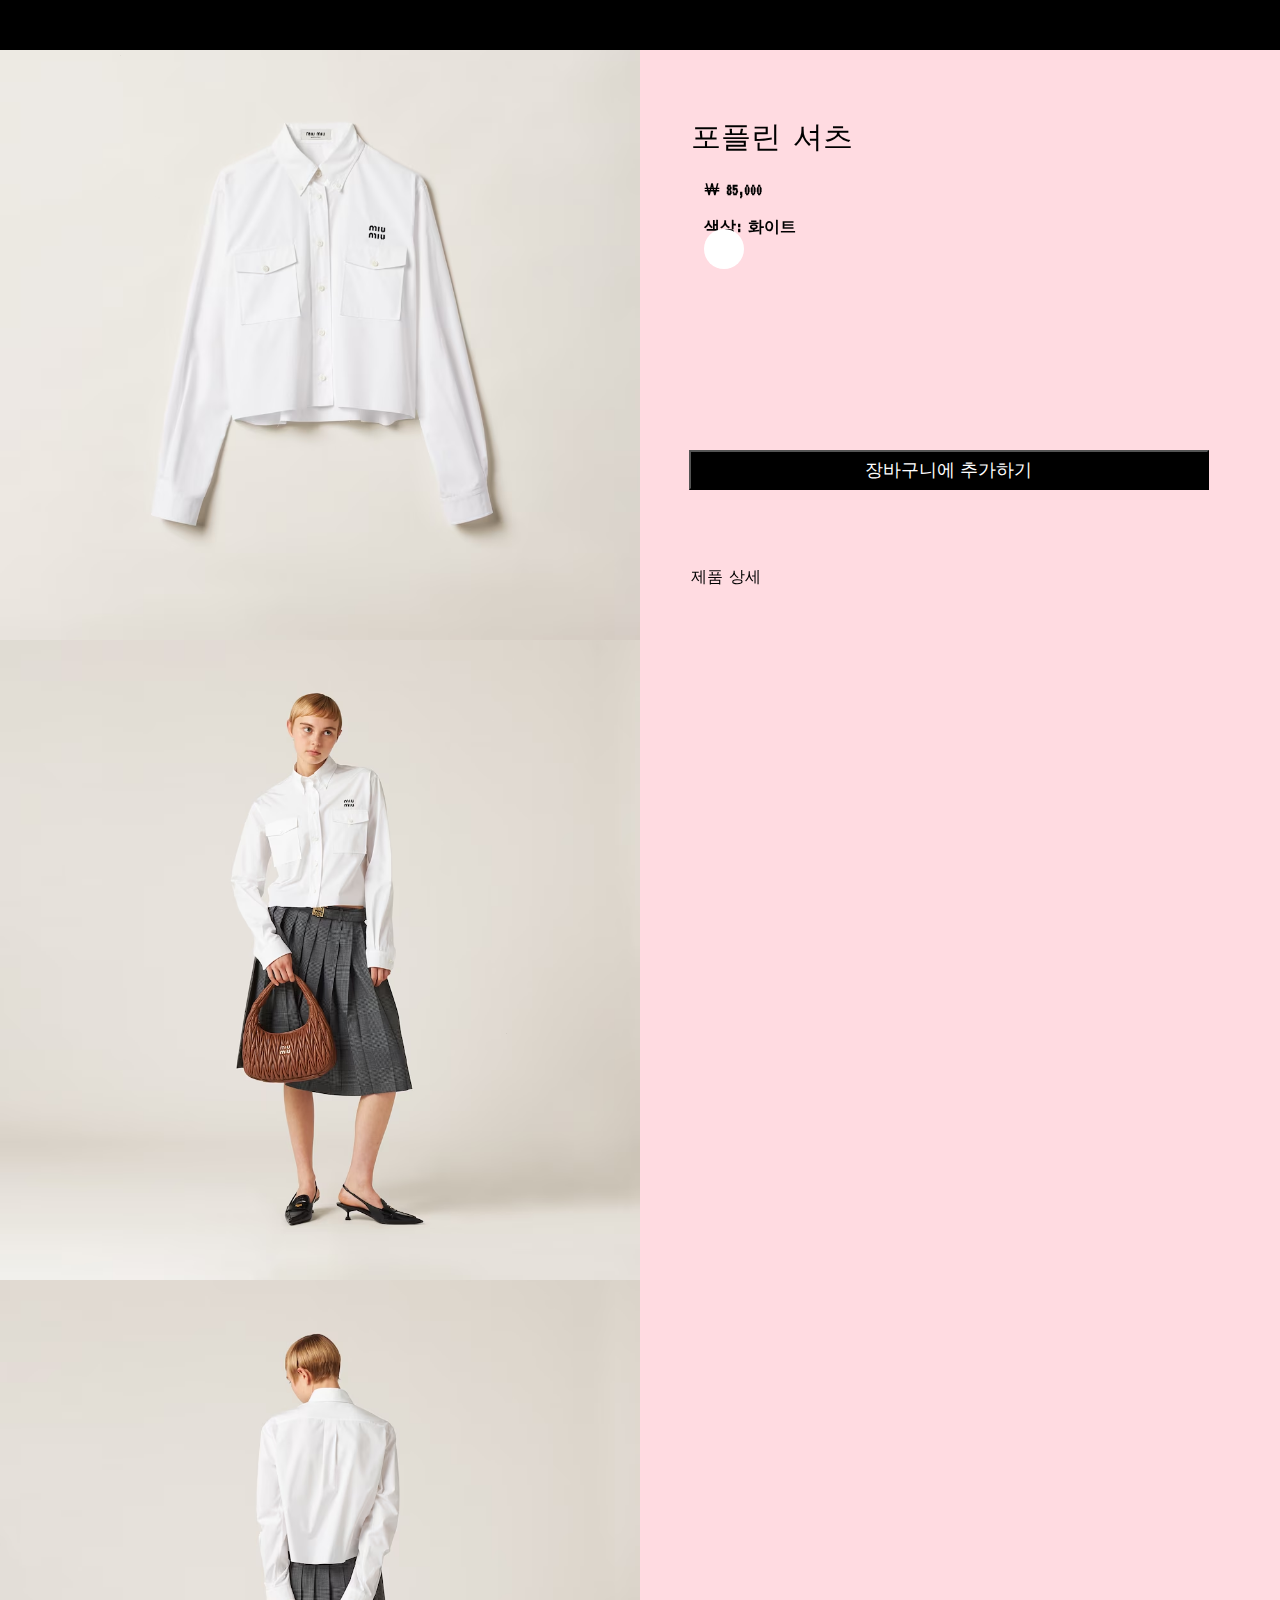
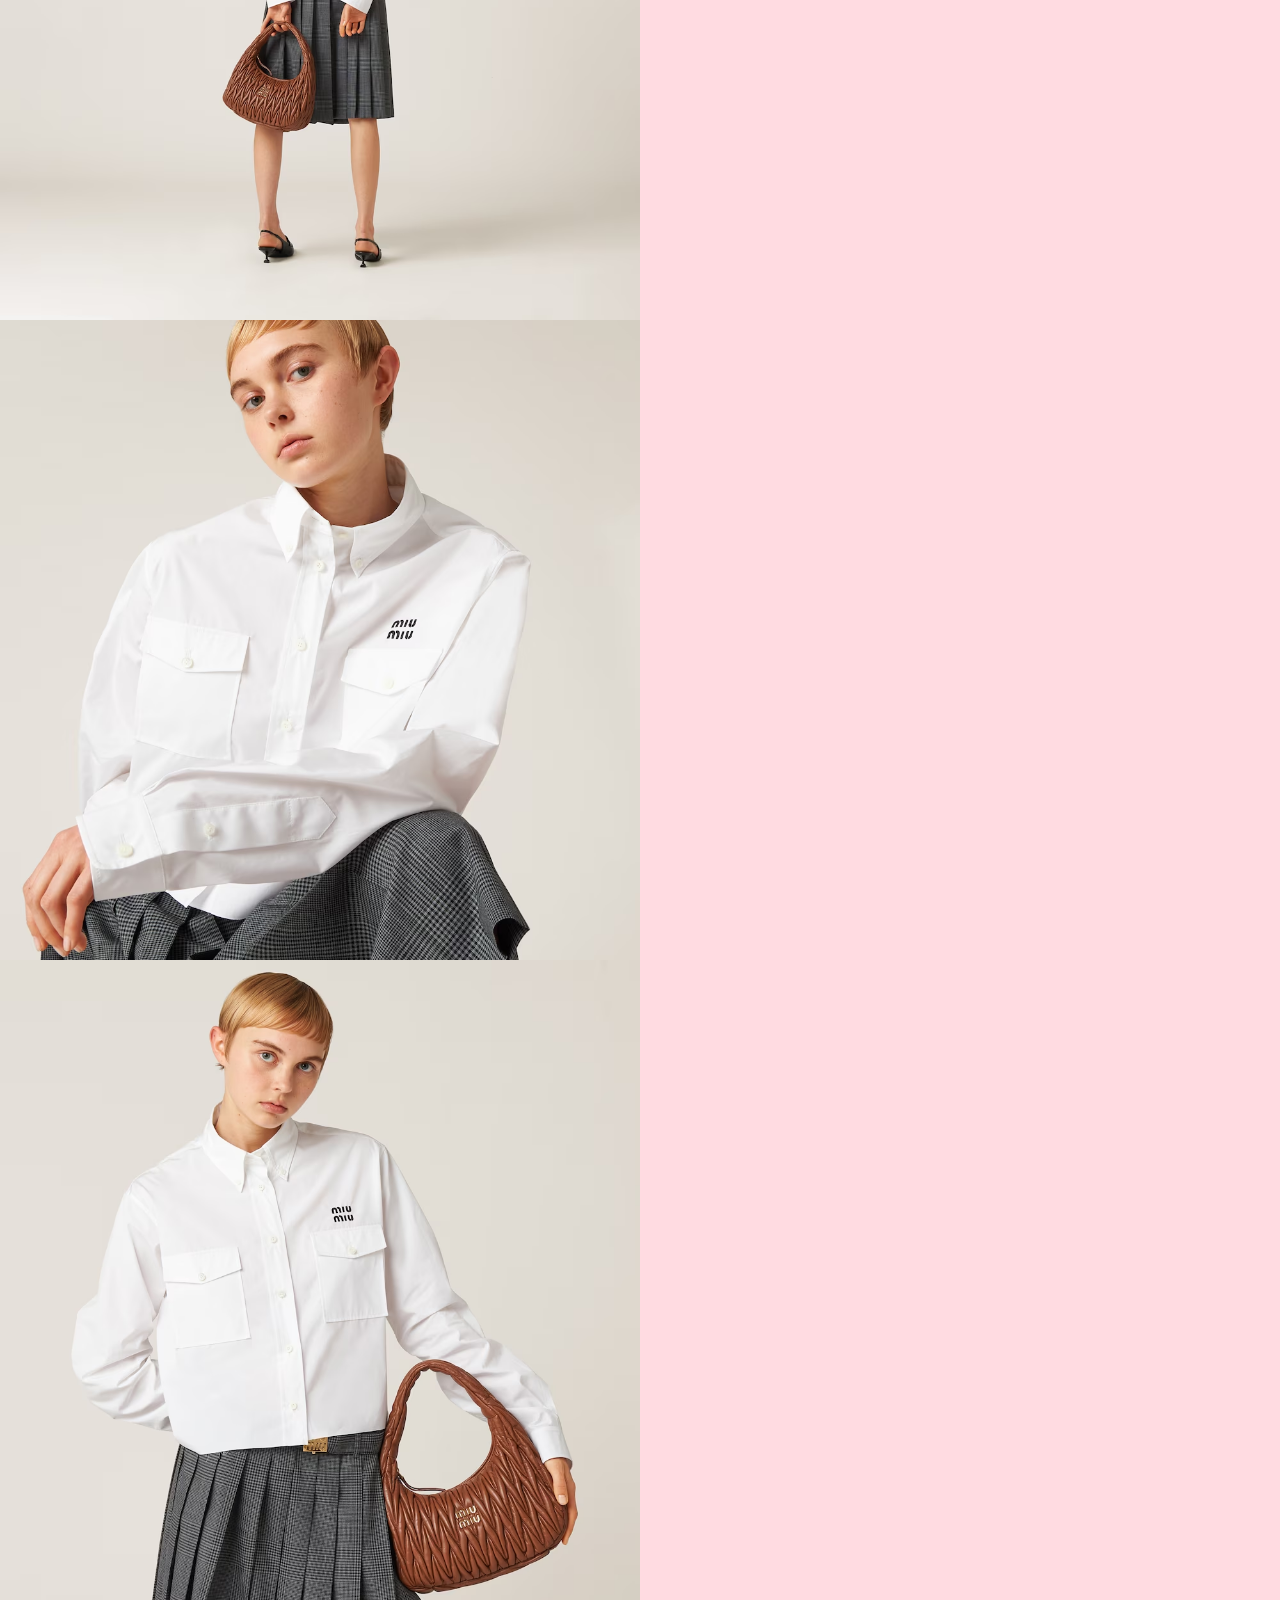
<file: sub5.html>
<!DOCTYPE html>
<html lang="en">

<head>
    <meta charset="UTF-8">
    <meta name="viewport" content="width=device-width, initial-scale=1.0">
    <link rel="preconnect" href="https://fonts.googleapis.com">
    <link rel="preconnect" href="https://fonts.gstatic.com" crossorigin>
    <link
        href="https://fonts.googleapis.com/css2?family=Bitter&family=Gaegu:wght@300;700&family=Hedvig+Letters+Serif:opsz@12..24&family=Nanum+Pen+Script&display=swap"
        rel="stylesheet">
    <link rel="preconnect" href="https://fonts.googleapis.com">
    <link rel="preconnect" href="https://fonts.gstatic.com" crossorigin>
    <link
        href="https://fonts.googleapis.com/css2?family=Bitter&family=Gaegu:wght@300;700&family=Hedvig+Letters+Serif:opsz@12..24&family=Nanum+Pen+Script&family=VT323&display=swap"
        rel="stylesheet">

    <title>Document</title>
    <style>
        * {
            margin: 0;
            padding: 0;
        }

        body {
            font-family: 'Bitter', serif;
            font-family: 'Gaegu', sans-serif;
            font-family: 'Hedvig Letters Serif', serif;
            font-family: 'Nanum Pen Script', cursive;
            font-family: 'VT323', monospace;
            overflow-x: hidden;
            justify-content: center;
            align-items: center;
            background-color: rgb(255, 219, 225);
        }

        header {

            position: fixed;
            width: 100%;
            height: 50px;
        }

        header:hover {
            background-color: rgb(0, 0, 0);
            color: white;
            transform: ease 0.5s;
        }

        #logo {
            padding-top: 10px;
            justify-content: center;
            text-align: center;
            font-size: 30px;
            font-style: italic;
        }

        a {
            color: black;
            text-decoration: none;
        }

        header a:hover {
            color: white;
            text-decoration: none;
        }

        #scroll-img {
            width: 50%;
            position: absolute;
            float: left;
        }

        .scroll-img img {
            /* display: inline-block; */
            width: 50%;
        }

        .container {
            display: flex;
            flex-direction: column;
        }

        .detail {
            left: 15%;
            top: 13%;
            text-align: center;
            width: 50%;
            position: fixed;
            float: right;
        }

        .detail h2 {
            position: fixed;
            top: 13%;
            width: 50%;
            left: 54%;
            text-align: left;
            float: right;
            font-weight: 400;
            font-size: 30px;
        }

        .detail h5 {
            position: fixed;
            top: 20%;
            width: 50%;
            left: 55%;
            text-align: left;
            float: right;
            font-size: 16px;

        }

        .color-book {
            position: absolute;
            margin-top: 80px;
            left: 80%;
            width: 40px;
            height: 40px;
            background-color: rgb(255, 255, 255);
            border-radius: 50%;
        }

        #myButton {

            position: fixed;
            width: 520px;
            height: 40px;
            top: 50%;
            left: 53.8%;
            font-size: 18px;
            /* border-radius: 4rem; */
            background-color: rgb(0, 0, 0);
            color: rgb(255, 255, 255);

        }

        #myText {
            font-size: 20px;
            position: absolute;
            top: 200px;
            transition: opacity 0.5s;
        }

        .fade-out {
            opacity: 0;
        }

        .product {
            position: fixed;
            top: 63%;
            width: 50%;
            left: 54%;
        }

        #newBox {
            position: fixed;
            right: -300px;
            width: 100px;
            /* height: 100vh; */
            background-color: #f1f1f1;
            transition: right 0.5s ease;
        }

        #myBox {
            overflow: scroll;
            padding: 25px 25px 25px 25px;
            display: none;
            position: fixed;
            top: 0;
            right: 0;
            width: 520px;
            height: 100%;
            background-color: rgb(255, 255, 255);
            transform: translateX(100%);
            transition: transform 0.5s ease-out;
        }



        #myBox.show {
            display: block;
            transform: translateX(0);
        }

        #myBox h3 {
            margin-bottom: -10px;
            font-size: 22px;
            font-weight: 600;
        }

        #myBox p {
            font-size: 15px;
        }

        #myBox ul {
            padding-left: 25px;
        }

        #myBox li {
            font-size: 15px;
            padding-top: 5px;

        }

        /* #myBox_1 {
            overflow: scroll;
            padding: 25px 25px 25px 25px;
            display: none;
            position: fixed;
            top: 0;
            right: 0;
            width: 520px;
            height: 100%;
            background-color: rgb(255, 255, 255);
            transform: translateX(100%);
            transition: transform 0.5s ease-out;
        }

        

        #myBox_1.show {
            display: block;
            transform: translateX(0);
        }

        #myBox_1 h3 {
            margin-bottom: -40px;
            font-size: 22px;
            font-weight: 600;
        }

        #myBox_1 p {
            font-size: 15px;
        }
        #myBox_1 ul {
            padding-left: 25px;
        }
        #myBox_1 li {
            font-size: 15px;
            padding-top: 5px;
            
        } */
    </style>
</head>

<body>

    <header>
        <p id="logo"><a href="index.html"> west0</a></p>
    </header>

    <section class="scroll-img">
        <div class="container">
            <img src="img/nosub5.png" alt="">
            <img src="img/nosub5_2.png" alt="">
            <img src="img/nosub5_3.png" alt="">
            <img src="img/nosub5_4.png" alt="">
            <img src="img/nosub5_5.png" alt="">

        </div>
    </section>
    <section class="detail">
        <h2>포플린 셔츠</h2>
        <h5>￦ 85,000 <br><br>색상: 화이트</h5><br><br>
        <div class="color-book"></div>
        <button id="myButton">장바구니에 추가하기</button>
        <h2 id="myText"></h2>
        <script>
            document.getElementById("myButton").addEventListener("click", function () {
                var myText = document.getElementById("myText");
                myText.innerHTML = "장바구니에 상품을 담았습니다.";
                setTimeout(function () {
                    myText.classList.add("fade-out");
                }, 1000); // 2초 후에 실행
            });
        </script>
    </section>

    <section>
        <p class="product" onclick="toggleBox()">제품 상세</p>

        <div id="myBox">
            <h3>제품 상세정보</h3><br><br>
            <p>미니멀한 라인의 포플린 셔츠에 장식된 미우미우 로고가
                 아이코닉한 분위기를 연출하며, 가슴의 플랩 패치 포켓은 
                 유틸리티웨어를 떠올리게 합니다.
                 박시한 라인이 편안한 스타일을 완성합니다.
                <br><br>
            <ul>
                <li>제품 코드: MK1791_10RG_F0009_S_232</li>
                <li>박시 핏</li>
                <li>클래식 칼라</li>
                <li>전면 버튼 클로저</li>
                <li>긴팔
                </li>
                <li>전면에 플랩이 있는 패치 포켓</li>
                <li>자수 로고</li>
                <li>여성 모델 키 175cm, 사이즈 38</li>
                <li>높이: 48cm
                </li>
                
                <li>제조자명: Prada SpA
                </li>
                <li> 수입자명: (유)프라다 코리아</li>

                <li>특별한 관리가 필요한 제품입니다. 관리법은 정보 를 참고하시기 바랍니다. 품질 보증 기간은 1년입니다. 자세한 사항은 이용 약관 을 참고하시기 바랍니다. 원산지 정보
                </li>
            </ul>
            </p>
            <br><br>
            <h3>혼용률</h3>
            <br><br>
            <p>100% 면<br> 장식사 제외 <br>동물성 비직물 부분 포함</p>
        </div>

        <script>
            function toggleBox() {
                var box = document.getElementById("myBox");
                box.classList.toggle("show");
            }
        </script>

    </section>

    <!-- <section>
        <p class="product_1" onclick="toggleBox()">배송 및 반품</p>

        <div id="myBox_1">
            <h3>제품 상세정보</h3><br><br>
            <p>포근하게 감싸는 우아한 스타일이 특징인 재킷입니다. 칼라는 셔츠에서 영감을 받았으며 립 조직 니트 커프스로 세련된 대비를 더합니다. 아이코닉한 로고 패치로 룩이 완성됩니다.
                <br><br>
                <ul>
                    <li>제품 코드: MPV879_14F0_F0036_S_OOO</li>
                    <li>안감 처리</li>
                    <li>레귤러 핏</li>
                    <li>전면 지퍼 클로저
                        </li>
                    <li>셔츠 스타일 칼라
                        </li>
                    <li>스트레이트 슬리브 및 립 조직 니트 커프스
                        </li>
                    <li>플랩 포켓
                        </li>
                    <li>립 조직 니트 트림 밑단
                       </li>
                    <li> 핫 스탬프 로고 패치
                        </li>
                    <li>높이: 55cm
                        </li>
                    <li>제조자명: Prada SpA
                       </li>
                    <li> 수입자명: (유)프라다 코리아</li>
                    
                    <li>특별한 관리가 필요한 제품입니다. 관리법은 정보 를 참고하시기 바랍니다. 품질 보증 기간은 1년입니다. 자세한 사항은 이용 약관 을 참고하시기 바랍니다. 원산지 정보
                    </li>
                </ul>
            </p>
            <br><br>
            <h3>혼용률</h3>
            <br><br>
            <p>염색한 양모피
                가장자리 91% 원모 8% 나일론 1% 엘라스틴
                안감 100% 폴리에스터</p>
        </div>

        <script>
            function toggleBox() {
                var box = document.getElementById("myBox_1");
                box.classList.toggle("show");
            }
        </script>
    </section> -->
</body>

</html>
</file>
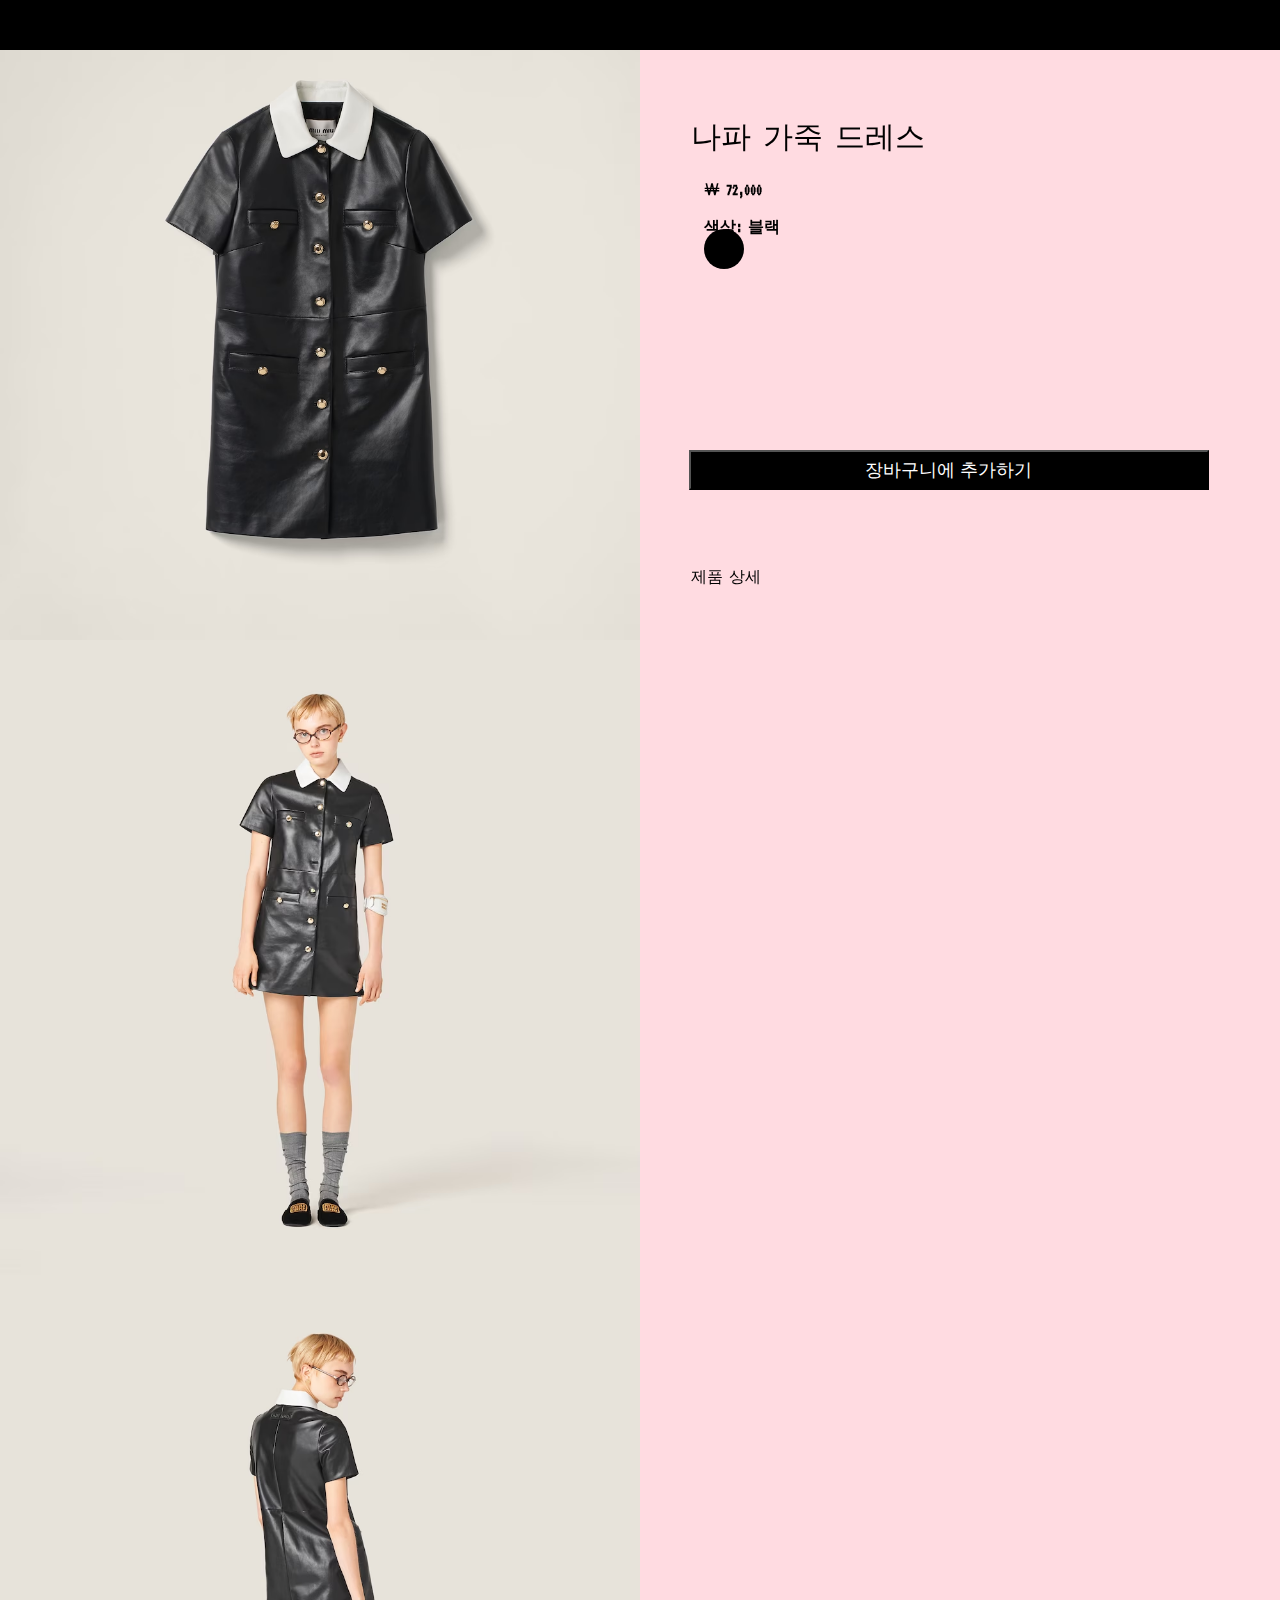
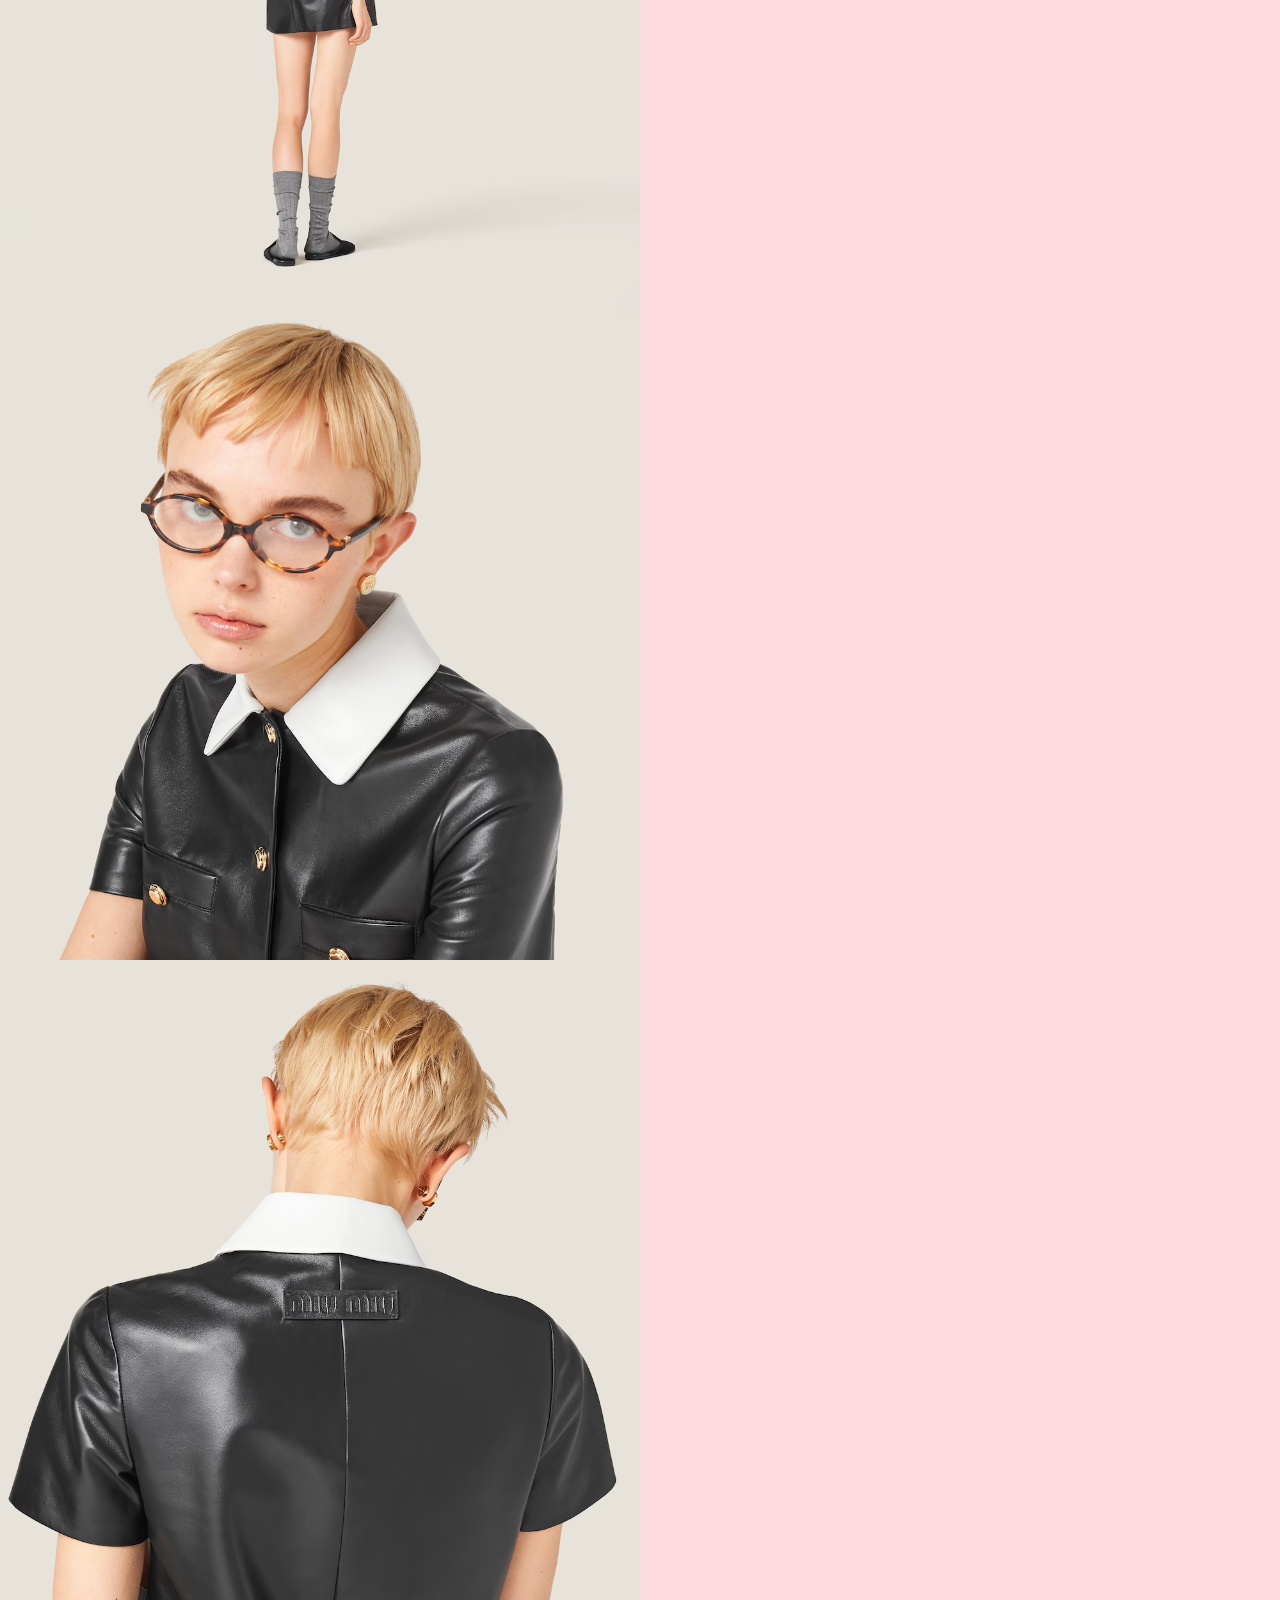
<file: sub6.html>
<!DOCTYPE html>
<html lang="en">

<head>
    <meta charset="UTF-8">
    <meta name="viewport" content="width=device-width, initial-scale=1.0">
    <link rel="preconnect" href="https://fonts.googleapis.com">
    <link rel="preconnect" href="https://fonts.gstatic.com" crossorigin>
    <link
        href="https://fonts.googleapis.com/css2?family=Bitter&family=Gaegu:wght@300;700&family=Hedvig+Letters+Serif:opsz@12..24&family=Nanum+Pen+Script&display=swap"
        rel="stylesheet">
    <link rel="preconnect" href="https://fonts.googleapis.com">
    <link rel="preconnect" href="https://fonts.gstatic.com" crossorigin>
    <link
        href="https://fonts.googleapis.com/css2?family=Bitter&family=Gaegu:wght@300;700&family=Hedvig+Letters+Serif:opsz@12..24&family=Nanum+Pen+Script&family=VT323&display=swap"
        rel="stylesheet">

    <title>Document</title>
    <style>
        * {
            margin: 0;
            padding: 0;
        }

        body {
            font-family: 'Bitter', serif;
            font-family: 'Gaegu', sans-serif;
            font-family: 'Hedvig Letters Serif', serif;
            font-family: 'Nanum Pen Script', cursive;
            font-family: 'VT323', monospace;
            overflow-x: hidden;
            justify-content: center;
            align-items: center;
            background-color: rgb(255, 219, 225);
        }

        header {

            position: fixed;
            width: 100%;
            height: 50px;
        }

        header:hover {
            background-color: rgb(0, 0, 0);
            color: white;
            transform: ease 0.5s;
        }

        #logo {
            padding-top: 10px;
            justify-content: center;
            text-align: center;
            font-size: 30px;
            font-style: italic;
        }

        a {
            color: black;
            text-decoration: none;
        }

        header a:hover {
            color: white;
            text-decoration: none;
        }

        #scroll-img {
            width: 50%;
            position: absolute;
            float: left;
        }

        .scroll-img img {
            /* display: inline-block; */
            width: 50%;
        }

        .container {
            display: flex;
            flex-direction: column;
        }

        .detail {
            left: 15%;
            top: 13%;
            text-align: center;
            width: 50%;
            position: fixed;
            float: right;
        }

        .detail h2 {
            position: fixed;
            top: 13%;
            width: 50%;
            left: 54%;
            text-align: left;
            float: right;
            font-weight: 400;
            font-size: 30px;
        }

        .detail h5 {
            position: fixed;
            top: 20%;
            width: 50%;
            left: 55%;
            text-align: left;
            float: right;
            font-size: 16px;

        }

        .color-book {
            position: absolute;
            margin-top: 80px;
            left: 80%;
            width: 40px;
            height: 40px;
            background-color: rgb(0, 0, 0);
            border-radius: 50%;
        }

        #myButton {

            position: fixed;
            width: 520px;
            height: 40px;
            top: 50%;
            left: 53.8%;
            font-size: 18px;
            /* border-radius: 4rem; */
            background-color: rgb(0, 0, 0);
            color: rgb(255, 255, 255);

        }

        #myText {
            font-size: 20px;
            position: absolute;
            top: 200px;
            transition: opacity 0.5s;
        }

        .fade-out {
            opacity: 0;
        }

        .product {
            position: fixed;
            top: 63%;
            width: 50%;
            left: 54%;
        }

        #newBox {
            position: fixed;
            right: -300px;
            width: 100px;
            /* height: 100vh; */
            background-color: #f1f1f1;
            transition: right 0.5s ease;
        }

        #myBox {
            overflow: scroll;
            padding: 25px 25px 25px 25px;
            display: none;
            position: fixed;
            top: 0;
            right: 0;
            width: 520px;
            height: 100%;
            background-color: rgb(255, 255, 255);
            transform: translateX(100%);
            transition: transform 0.5s ease-out;
        }



        #myBox.show {
            display: block;
            transform: translateX(0);
        }

        #myBox h3 {
            margin-bottom: -10px;
            font-size: 22px;
            font-weight: 600;
        }

        #myBox p {
            font-size: 15px;
        }

        #myBox ul {
            padding-left: 25px;
        }

        #myBox li {
            font-size: 15px;
            padding-top: 5px;

        }

        /* #myBox_1 {
            overflow: scroll;
            padding: 25px 25px 25px 25px;
            display: none;
            position: fixed;
            top: 0;
            right: 0;
            width: 520px;
            height: 100%;
            background-color: rgb(255, 255, 255);
            transform: translateX(100%);
            transition: transform 0.5s ease-out;
        }

        

        #myBox_1.show {
            display: block;
            transform: translateX(0);
        }

        #myBox_1 h3 {
            margin-bottom: -40px;
            font-size: 22px;
            font-weight: 600;
        }

        #myBox_1 p {
            font-size: 15px;
        }
        #myBox_1 ul {
            padding-left: 25px;
        }
        #myBox_1 li {
            font-size: 15px;
            padding-top: 5px;
            
        } */
    </style>
</head>

<body>

    <header>
        <p id="logo"><a href="index.html"> west0</a></p>
    </header>

    <section class="scroll-img">
        <div class="container">
            <img src="img/nosub6.png" alt="">
            <img src="img/nosub6_2.png" alt="">
            <img src="img/nosub6_3.png" alt="">
            <img src="img/nosub6_4.png" alt="">
            <img src="img/nosub6_5.png" alt="">

        </div>
    </section>
    <section class="detail">
        <h2>나파 가죽 드레스</h2>
        <h5>￦ 72,000 <br><br>색상: 블랙</h5><br><br>
        <div class="color-book"></div>
        <button id="myButton">장바구니에 추가하기</button>
        <h2 id="myText"></h2>
        <script>
            document.getElementById("myButton").addEventListener("click", function () {
                var myText = document.getElementById("myText");
                myText.innerHTML = "장바구니에 상품을 담았습니다.";
                setTimeout(function () {
                    myText.classList.add("fade-out");
                }, 1000); // 2초 후에 실행
            });
        </script>
    </section>

    <section>
        <p class="product" onclick="toggleBox()">제품 상세</p>

        <div id="myBox">
            <h3>제품 상세정보</h3><br><br>
            <p>고급 나파 가죽으로 드레스의 컬러와 디테일이 강조됩니다. 셔츠 스타일 칼라와 골드 버튼으로 색상, 텍스처, 스타일에 세련된 대비를 연출하며, 
                아이코닉한 미우미우 로고로 디자인이 완성됩니다.
                <br><br>
            <ul>
                <li>제품 코드: MPB308_14B8_F0002_S_OOO</li>
                <li>안감 처리</li>
                <li>레귤러 핏</li>
                <li>전면 버튼 클로저</li>
                <li>셔츠 스타일 칼라
                </li>
                <li>쇼트 슬리브</li>
                <li>와이드 웰크 포켓</li>
                <li>핫스탬프 로고 패치</li>
                <li>높이: 75cm
                </li>
                
                <li>제조자명: Prada SpA
                </li>
                <li> 수입자명: (유)프라다 코리아</li>

                <li>특별한 관리가 필요한 제품입니다. 관리법은 정보 를 참고하시기 바랍니다. 품질 보증 기간은 1년입니다. 자세한 사항은 이용 약관 을 참고하시기 바랍니다. 원산지 정보
                </li>
            </ul>
            </p>
            <br><br>
            <h3>혼용률</h3>
            <br><br>
            <p>어린 양가죽<br> 안감 93% 큐프로 7% 엘라스틴</p>
        </div>

        <script>
            function toggleBox() {
                var box = document.getElementById("myBox");
                box.classList.toggle("show");
            }
        </script>

    </section>

    <!-- <section>
        <p class="product_1" onclick="toggleBox()">배송 및 반품</p>

        <div id="myBox_1">
            <h3>제품 상세정보</h3><br><br>
            <p>포근하게 감싸는 우아한 스타일이 특징인 재킷입니다. 칼라는 셔츠에서 영감을 받았으며 립 조직 니트 커프스로 세련된 대비를 더합니다. 아이코닉한 로고 패치로 룩이 완성됩니다.
                <br><br>
                <ul>
                    <li>제품 코드: MPV879_14F0_F0036_S_OOO</li>
                    <li>안감 처리</li>
                    <li>레귤러 핏</li>
                    <li>전면 지퍼 클로저
                        </li>
                    <li>셔츠 스타일 칼라
                        </li>
                    <li>스트레이트 슬리브 및 립 조직 니트 커프스
                        </li>
                    <li>플랩 포켓
                        </li>
                    <li>립 조직 니트 트림 밑단
                       </li>
                    <li> 핫 스탬프 로고 패치
                        </li>
                    <li>높이: 55cm
                        </li>
                    <li>제조자명: Prada SpA
                       </li>
                    <li> 수입자명: (유)프라다 코리아</li>
                    
                    <li>특별한 관리가 필요한 제품입니다. 관리법은 정보 를 참고하시기 바랍니다. 품질 보증 기간은 1년입니다. 자세한 사항은 이용 약관 을 참고하시기 바랍니다. 원산지 정보
                    </li>
                </ul>
            </p>
            <br><br>
            <h3>혼용률</h3>
            <br><br>
            <p>염색한 양모피
                가장자리 91% 원모 8% 나일론 1% 엘라스틴
                안감 100% 폴리에스터</p>
        </div>

        <script>
            function toggleBox() {
                var box = document.getElementById("myBox_1");
                box.classList.toggle("show");
            }
        </script>
    </section> -->
</body>

</html>
</file>
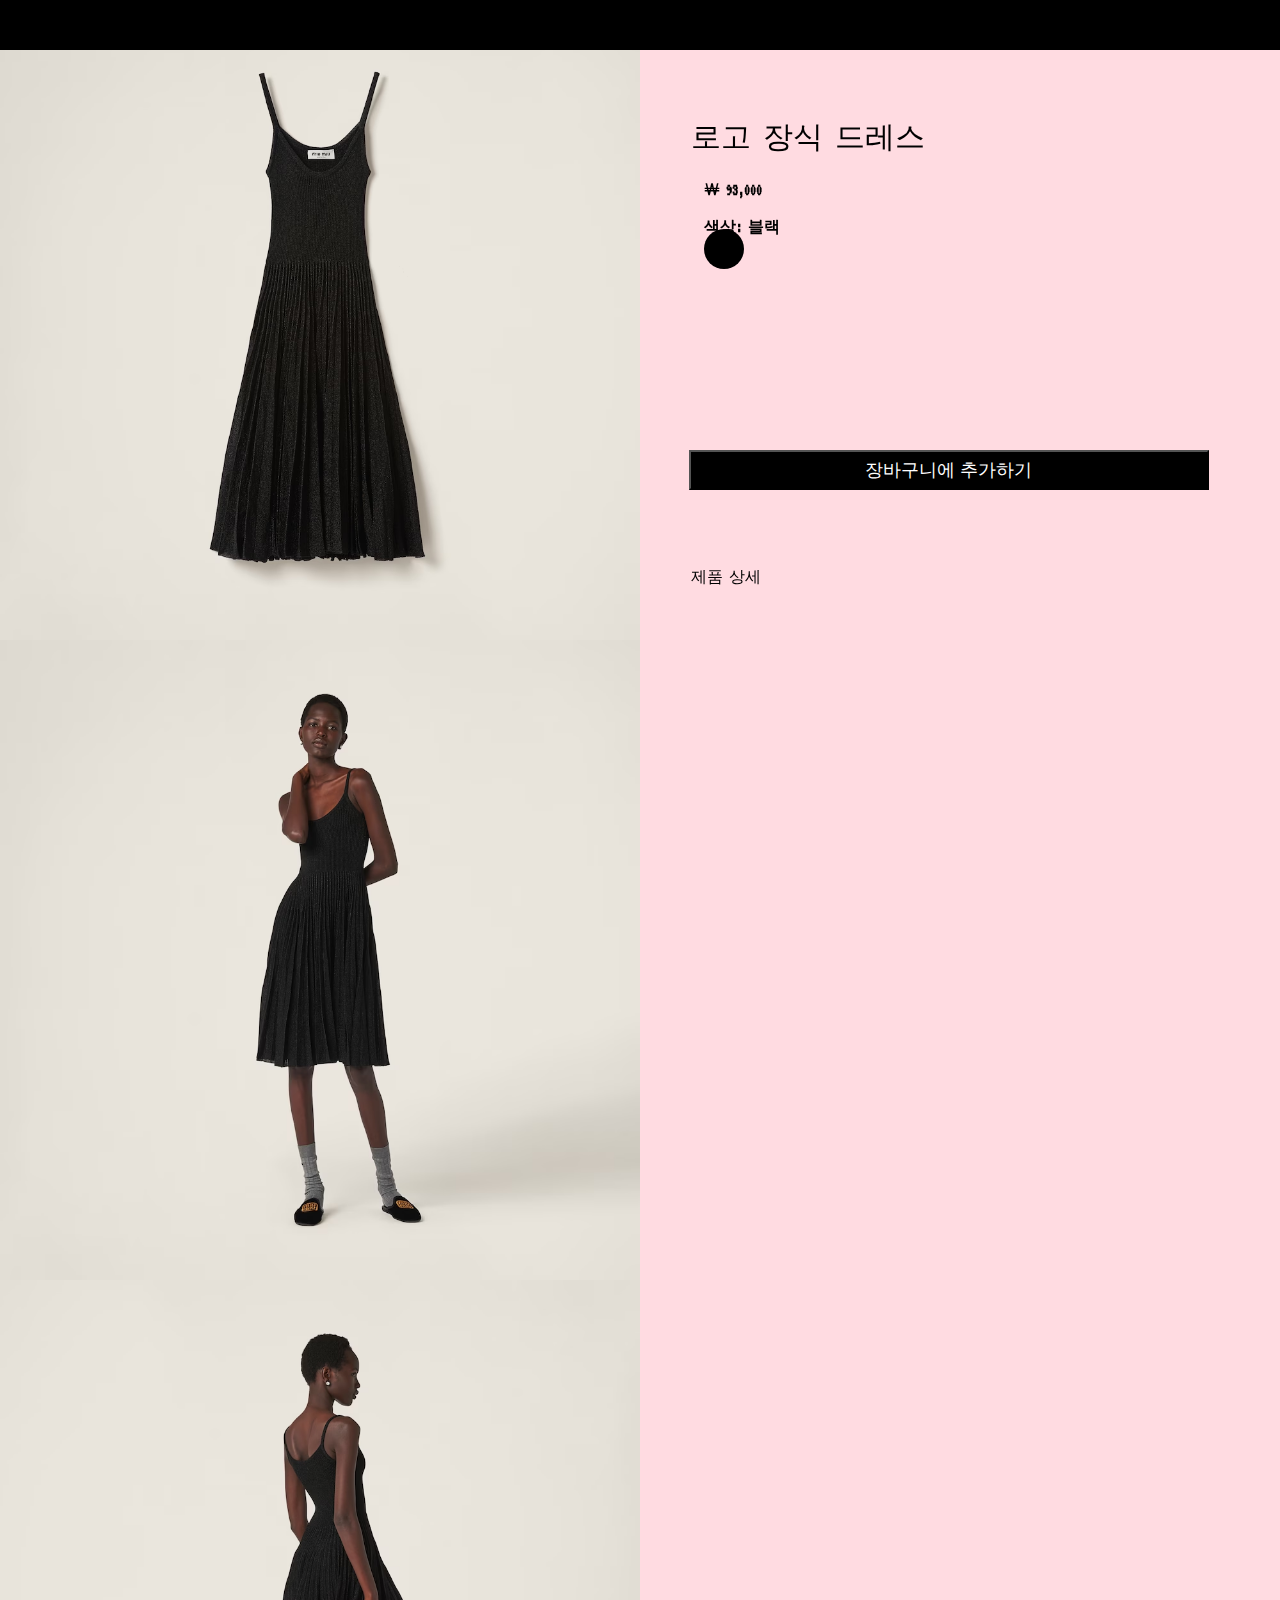
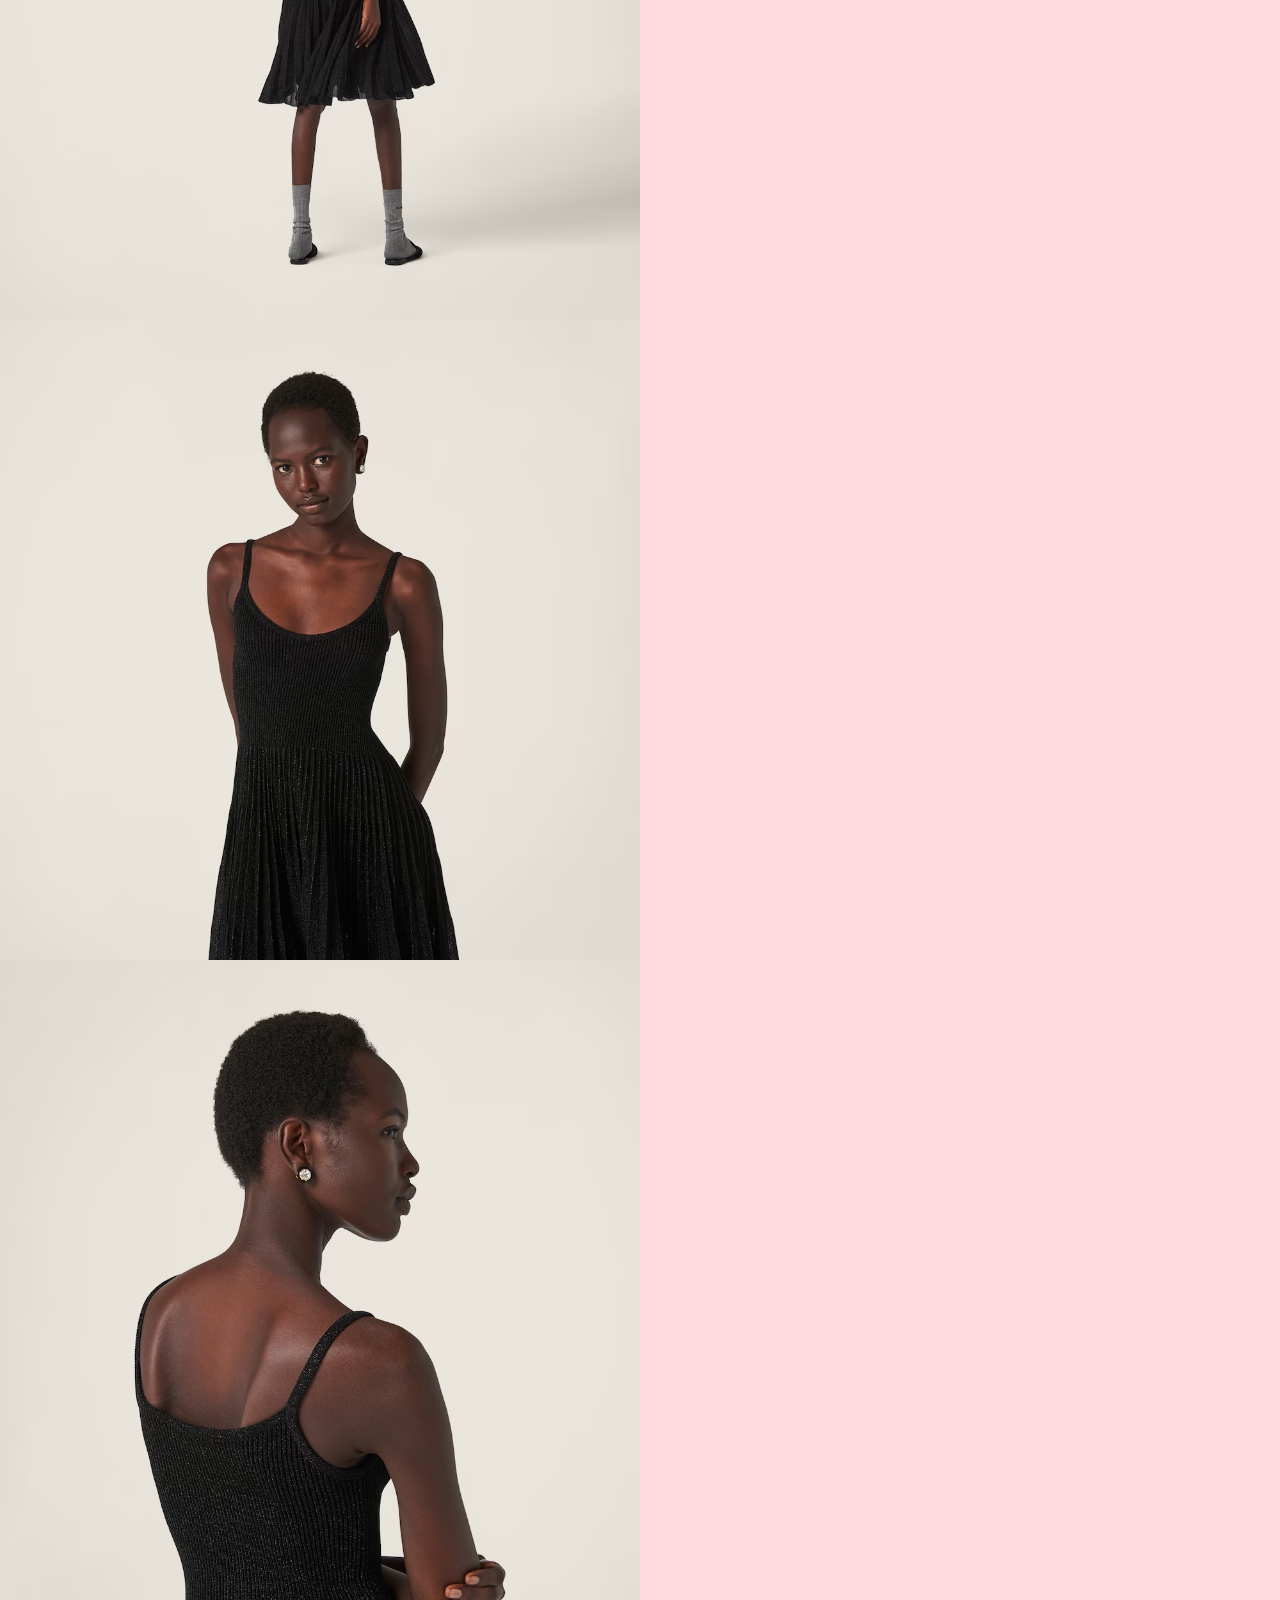
<file: sub7.html>
<!DOCTYPE html>
<html lang="en">

<head>
    <meta charset="UTF-8">
    <meta name="viewport" content="width=device-width, initial-scale=1.0">
    <link rel="preconnect" href="https://fonts.googleapis.com">
    <link rel="preconnect" href="https://fonts.gstatic.com" crossorigin>
    <link
        href="https://fonts.googleapis.com/css2?family=Bitter&family=Gaegu:wght@300;700&family=Hedvig+Letters+Serif:opsz@12..24&family=Nanum+Pen+Script&display=swap"
        rel="stylesheet">
    <link rel="preconnect" href="https://fonts.googleapis.com">
    <link rel="preconnect" href="https://fonts.gstatic.com" crossorigin>
    <link
        href="https://fonts.googleapis.com/css2?family=Bitter&family=Gaegu:wght@300;700&family=Hedvig+Letters+Serif:opsz@12..24&family=Nanum+Pen+Script&family=VT323&display=swap"
        rel="stylesheet">

    <title>Document</title>
    <style>
        * {
            margin: 0;
            padding: 0;
        }

        body {
            font-family: 'Bitter', serif;
            font-family: 'Gaegu', sans-serif;
            font-family: 'Hedvig Letters Serif', serif;
            font-family: 'Nanum Pen Script', cursive;
            font-family: 'VT323', monospace;
            overflow-x: hidden;
            justify-content: center;
            align-items: center;
            background-color: rgb(255, 219, 225);
        }

        header {

            position: fixed;
            width: 100%;
            height: 50px;
        }

        header:hover {
            background-color: rgb(0, 0, 0);
            color: white;
            transform: ease 0.5s;
        }

        #logo {
            padding-top: 10px;
            justify-content: center;
            text-align: center;
            font-size: 30px;
            font-style: italic;
        }

        a {
            color: black;
            text-decoration: none;
        }

        header a:hover {
            color: white;
            text-decoration: none;
        }

        #scroll-img {
            width: 50%;
            position: absolute;
            float: left;
        }

        .scroll-img img {
            /* display: inline-block; */
            width: 50%;
        }

        .container {
            display: flex;
            flex-direction: column;
        }

        .detail {
            left: 15%;
            top: 13%;
            text-align: center;
            width: 50%;
            position: fixed;
            float: right;
        }

        .detail h2 {
            position: fixed;
            top: 13%;
            width: 50%;
            left: 54%;
            text-align: left;
            float: right;
            font-weight: 400;
            font-size: 30px;
        }

        .detail h5 {
            position: fixed;
            top: 20%;
            width: 50%;
            left: 55%;
            text-align: left;
            float: right;
            font-size: 16px;

        }

        .color-book {
            position: absolute;
            margin-top: 80px;
            left: 80%;
            width: 40px;
            height: 40px;
            background-color: rgb(0, 0, 0);
            border-radius: 50%;
        }

        #myButton {

            position: fixed;
            width: 520px;
            height: 40px;
            top: 50%;
            left: 53.8%;
            font-size: 18px;
            /* border-radius: 4rem; */
            background-color: rgb(0, 0, 0);
            color: rgb(255, 255, 255);

        }

        #myText {
            font-size: 20px;
            position: absolute;
            top: 200px;
            transition: opacity 0.5s;
        }

        .fade-out {
            opacity: 0;
        }

        .product {
            position: fixed;
            top: 63%;
            width: 50%;
            left: 54%;
        }

        #newBox {
            position: fixed;
            right: -300px;
            width: 100px;
            /* height: 100vh; */
            background-color: #f1f1f1;
            transition: right 0.5s ease;
        }

        #myBox {
            overflow: scroll;
            padding: 25px 25px 25px 25px;
            display: none;
            position: fixed;
            top: 0;
            right: 0;
            width: 520px;
            height: 100%;
            background-color: rgb(255, 255, 255);
            transform: translateX(100%);
            transition: transform 0.5s ease-out;
        }



        #myBox.show {
            display: block;
            transform: translateX(0);
        }

        #myBox h3 {
            margin-bottom: -10px;
            font-size: 22px;
            font-weight: 600;
        }

        #myBox p {
            font-size: 15px;
        }

        #myBox ul {
            padding-left: 25px;
        }

        #myBox li {
            font-size: 15px;
            padding-top: 5px;

        }

        /* #myBox_1 {
            overflow: scroll;
            padding: 25px 25px 25px 25px;
            display: none;
            position: fixed;
            top: 0;
            right: 0;
            width: 520px;
            height: 100%;
            background-color: rgb(255, 255, 255);
            transform: translateX(100%);
            transition: transform 0.5s ease-out;
        }

        

        #myBox_1.show {
            display: block;
            transform: translateX(0);
        }

        #myBox_1 h3 {
            margin-bottom: -40px;
            font-size: 22px;
            font-weight: 600;
        }

        #myBox_1 p {
            font-size: 15px;
        }
        #myBox_1 ul {
            padding-left: 25px;
        }
        #myBox_1 li {
            font-size: 15px;
            padding-top: 5px;
            
        } */
    </style>
</head>

<body>

    <header>
        <p id="logo"><a href="index.html"> west0</a></p>
    </header>

    <section class="scroll-img">
        <div class="container">
            <img src="img/nosub7.png" alt="">
            <img src="img/nosub7_2.png" alt="">
            <img src="img/nosub7_3.png" alt="">
            <img src="img/nosub7_4.png" alt="">
            <img src="img/nosub7_5.png" alt="">

        </div>
    </section>
    <section class="detail">
        <h2>로고 장식 드레스</h2>
        <h5>￦ 93,000 <br><br>색상: 블랙</h5><br><br>
        <div class="color-book"></div>
        <button id="myButton">장바구니에 추가하기</button>
        <h2 id="myText"></h2>
        <script>
            document.getElementById("myButton").addEventListener("click", function () {
                var myText = document.getElementById("myText");
                myText.innerHTML = "장바구니에 상품을 담았습니다.";
                setTimeout(function () {
                    myText.classList.add("fade-out");
                }, 1000); // 2초 후에 실행
            });
        </script>
    </section>

    <section>
        <p class="product" onclick="toggleBox()">제품 상세</p>

        <div id="myBox">
            <h3>제품 상세정보</h3><br><br>
            <p>심플한 라인이 립 조직과 만나 텍스처 효과를 연출하고 
                플레어 실루엣을 강조하는 드레스입니다.
                미우미우 로고는 아이코닉하고 독특한 감성으로 룩을 완성해 줍니다.
                <br><br>
            <ul>
                <li>제품 코드: MMA838_1336_F0002_S_OOO</li>
                <li>립 조직 니트</li>
                <li>플레어 핏</li>
                <li>로고 패치</li>
                
                <li>여성 모델 키 178cm, 사이즈 38</li>
                <li>높이: 80cm
                </li>
                
                <li>제조자명: Prada SpA
                </li>
                <li> 수입자명: (유)프라다 코리아</li>

                <li>특별한 관리가 필요한 제품입니다. 관리법은 정보 를 참고하시기 바랍니다. 품질 보증 기간은 1년입니다. 자세한 사항은 이용 약관 을 참고하시기 바랍니다. 원산지 정보
                </li>
            </ul>
            </p>
            <br><br>
            <h3>혼용률</h3>
            <br><br>
            <p>50% 나일론 50% 메탈섬유<br></p>
        </div>

        <script>
            function toggleBox() {
                var box = document.getElementById("myBox");
                box.classList.toggle("show");
            }
        </script>

    </section>

    <!-- <section>
        <p class="product_1" onclick="toggleBox()">배송 및 반품</p>

        <div id="myBox_1">
            <h3>제품 상세정보</h3><br><br>
            <p>포근하게 감싸는 우아한 스타일이 특징인 재킷입니다. 칼라는 셔츠에서 영감을 받았으며 립 조직 니트 커프스로 세련된 대비를 더합니다. 아이코닉한 로고 패치로 룩이 완성됩니다.
                <br><br>
                <ul>
                    <li>제품 코드: MPV879_14F0_F0036_S_OOO</li>
                    <li>안감 처리</li>
                    <li>레귤러 핏</li>
                    <li>전면 지퍼 클로저
                        </li>
                    <li>셔츠 스타일 칼라
                        </li>
                    <li>스트레이트 슬리브 및 립 조직 니트 커프스
                        </li>
                    <li>플랩 포켓
                        </li>
                    <li>립 조직 니트 트림 밑단
                       </li>
                    <li> 핫 스탬프 로고 패치
                        </li>
                    <li>높이: 55cm
                        </li>
                    <li>제조자명: Prada SpA
                       </li>
                    <li> 수입자명: (유)프라다 코리아</li>
                    
                    <li>특별한 관리가 필요한 제품입니다. 관리법은 정보 를 참고하시기 바랍니다. 품질 보증 기간은 1년입니다. 자세한 사항은 이용 약관 을 참고하시기 바랍니다. 원산지 정보
                    </li>
                </ul>
            </p>
            <br><br>
            <h3>혼용률</h3>
            <br><br>
            <p>염색한 양모피
                가장자리 91% 원모 8% 나일론 1% 엘라스틴
                안감 100% 폴리에스터</p>
        </div>

        <script>
            function toggleBox() {
                var box = document.getElementById("myBox_1");
                box.classList.toggle("show");
            }
        </script>
    </section> -->
</body>

</html>
</file>
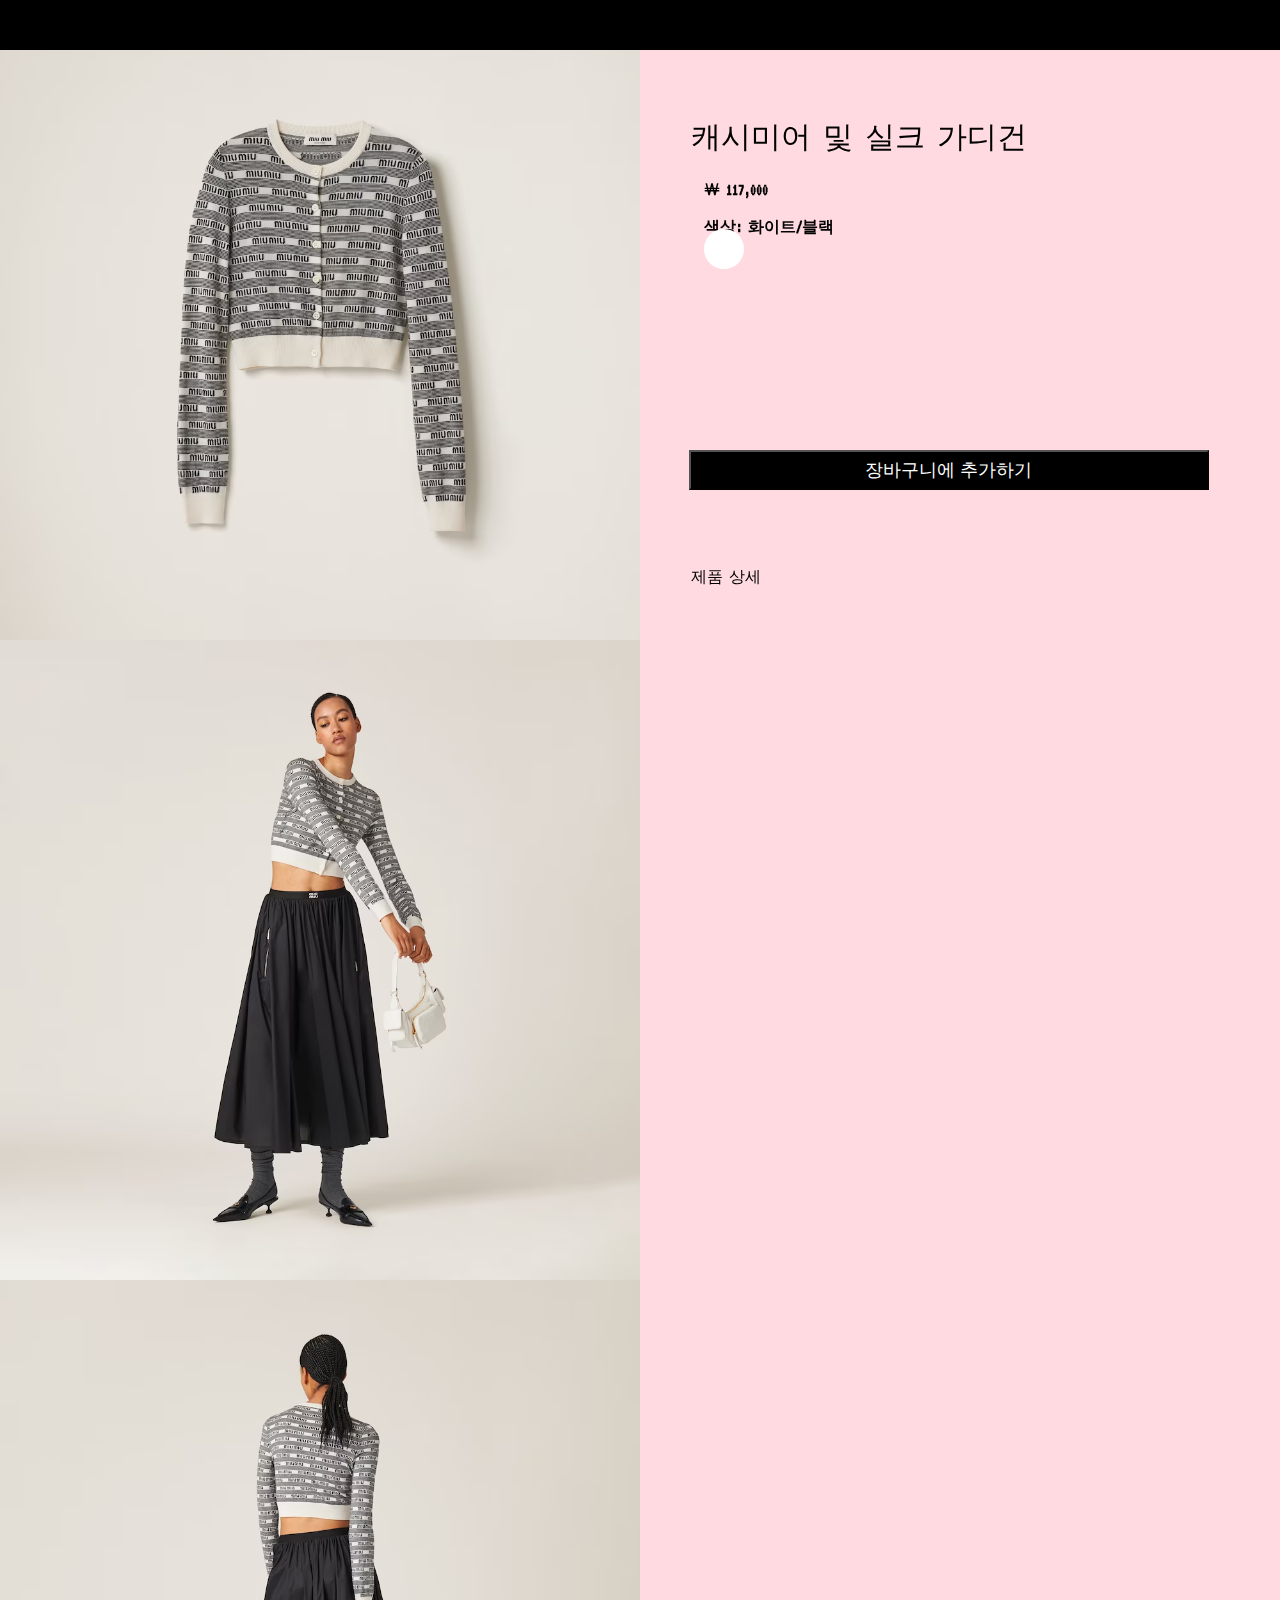
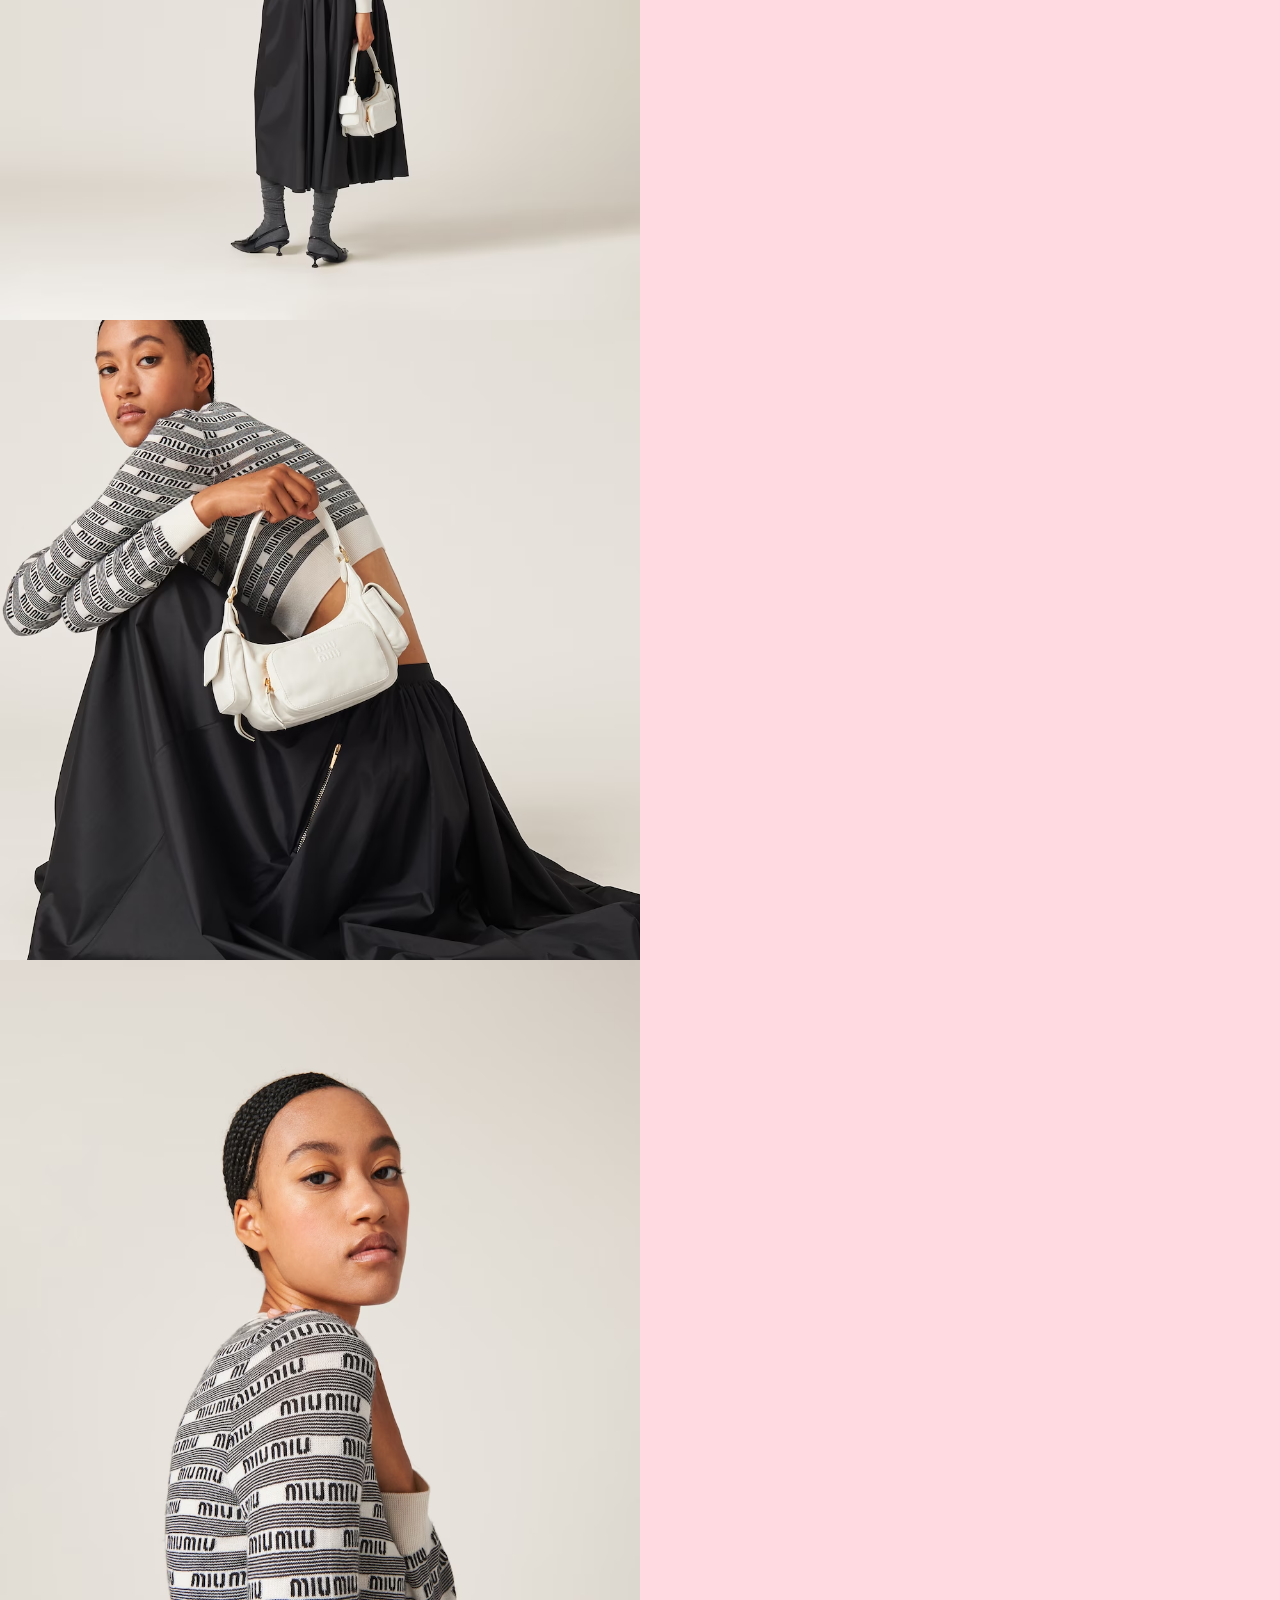
<file: sub8.html>
<!DOCTYPE html>
<html lang="en">

<head>
    <meta charset="UTF-8">
    <meta name="viewport" content="width=device-width, initial-scale=1.0">
    <link rel="preconnect" href="https://fonts.googleapis.com">
    <link rel="preconnect" href="https://fonts.gstatic.com" crossorigin>
    <link
        href="https://fonts.googleapis.com/css2?family=Bitter&family=Gaegu:wght@300;700&family=Hedvig+Letters+Serif:opsz@12..24&family=Nanum+Pen+Script&display=swap"
        rel="stylesheet">
    <link rel="preconnect" href="https://fonts.googleapis.com">
    <link rel="preconnect" href="https://fonts.gstatic.com" crossorigin>
    <link
        href="https://fonts.googleapis.com/css2?family=Bitter&family=Gaegu:wght@300;700&family=Hedvig+Letters+Serif:opsz@12..24&family=Nanum+Pen+Script&family=VT323&display=swap"
        rel="stylesheet">

    <title>Document</title>
    <style>
        * {
            margin: 0;
            padding: 0;
        }

        body {
            font-family: 'Bitter', serif;
            font-family: 'Gaegu', sans-serif;
            font-family: 'Hedvig Letters Serif', serif;
            font-family: 'Nanum Pen Script', cursive;
            font-family: 'VT323', monospace;
            overflow-x: hidden;
            justify-content: center;
            align-items: center;
            background-color: rgb(255, 219, 225);
        }

        header {

            position: fixed;
            width: 100%;
            height: 50px;
        }

        header:hover {
            background-color: rgb(0, 0, 0);
            color: white;
            transform: ease 0.5s;
        }

        #logo {
            padding-top: 10px;
            justify-content: center;
            text-align: center;
            font-size: 30px;
            font-style: italic;
        }

        a {
            color: black;
            text-decoration: none;
        }

        header a:hover {
            color: white;
            text-decoration: none;
        }

        #scroll-img {
            width: 50%;
            position: absolute;
            float: left;
        }

        .scroll-img img {
            /* display: inline-block; */
            width: 50%;
        }

        .container {
            display: flex;
            flex-direction: column;
        }

        .detail {
            left: 15%;
            top: 13%;
            text-align: center;
            width: 50%;
            position: fixed;
            float: right;
        }

        .detail h2 {
            position: fixed;
            top: 13%;
            width: 50%;
            left: 54%;
            text-align: left;
            float: right;
            font-weight: 400;
            font-size: 30px;
        }

        .detail h5 {
            position: fixed;
            top: 20%;
            width: 50%;
            left: 55%;
            text-align: left;
            float: right;
            font-size: 16px;

        }

        .color-book {
            position: absolute;
            margin-top: 80px;
            left: 80%;
            width: 40px;
            height: 40px;
            background-color: rgb(255, 255, 255);
            border-radius: 50%;
        }

        #myButton {

            position: fixed;
            width: 520px;
            height: 40px;
            top: 50%;
            left: 53.8%;
            font-size: 18px;
            /* border-radius: 4rem; */
            background-color: rgb(0, 0, 0);
            color: rgb(255, 255, 255);

        }

        #myText {
            font-size: 20px;
            position: absolute;
            top: 200px;
            transition: opacity 0.5s;
        }

        .fade-out {
            opacity: 0;
        }

        .product {
            position: fixed;
            top: 63%;
            width: 50%;
            left: 54%;
        }

        #newBox {
            position: fixed;
            right: -300px;
            width: 100px;
            /* height: 100vh; */
            background-color: #f1f1f1;
            transition: right 0.5s ease;
        }

        #myBox {
            overflow: scroll;
            padding: 25px 25px 25px 25px;
            display: none;
            position: fixed;
            top: 0;
            right: 0;
            width: 520px;
            height: 100%;
            background-color: rgb(255, 255, 255);
            transform: translateX(100%);
            transition: transform 0.5s ease-out;
        }



        #myBox.show {
            display: block;
            transform: translateX(0);
        }

        #myBox h3 {
            margin-bottom: -10px;
            font-size: 22px;
            font-weight: 600;
        }

        #myBox p {
            font-size: 15px;
        }

        #myBox ul {
            padding-left: 25px;
        }

        #myBox li {
            font-size: 15px;
            padding-top: 5px;

        }

        /* #myBox_1 {
            overflow: scroll;
            padding: 25px 25px 25px 25px;
            display: none;
            position: fixed;
            top: 0;
            right: 0;
            width: 520px;
            height: 100%;
            background-color: rgb(255, 255, 255);
            transform: translateX(100%);
            transition: transform 0.5s ease-out;
        }

        

        #myBox_1.show {
            display: block;
            transform: translateX(0);
        }

        #myBox_1 h3 {
            margin-bottom: -40px;
            font-size: 22px;
            font-weight: 600;
        }

        #myBox_1 p {
            font-size: 15px;
        }
        #myBox_1 ul {
            padding-left: 25px;
        }
        #myBox_1 li {
            font-size: 15px;
            padding-top: 5px;
            
        } */
    </style>
</head>

<body>

    <header>
        <p id="logo"><a href="index.html"> west0</a></p>
    </header>

    <section class="scroll-img">
        <div class="container">
            <img src="img/nosub8.png" alt="">
            <img src="img/nosub8_2.png" alt="">
            <img src="img/nosub8_3.png" alt="">
            <img src="img/nosub8_4.png" alt="">
            <img src="img/nosub8_5.png" alt="">

        </div>
    </section>
    <section class="detail">
        <h2>캐시미어 및 실크 가디건</h2>
        <h5>￦ 117,000 <br><br>색상: 화이트/블랙</h5><br><br>
        <div class="color-book"></div>
        <button id="myButton">장바구니에 추가하기</button>
        <h2 id="myText"></h2>
        <script>
            document.getElementById("myButton").addEventListener("click", function () {
                var myText = document.getElementById("myText");
                myText.innerHTML = "장바구니에 상품을 담았습니다.";
                setTimeout(function () {
                    myText.classList.add("fade-out");
                }, 1000); // 2초 후에 실행
            });
        </script>
    </section>

    <section>
        <p class="product" onclick="toggleBox()">제품 상세</p>

        <div id="myBox">
            <h3>제품 상세정보</h3><br><br>
            <p>강한 개성, 모던한 라인, 고급스러운 소재는 이 캐시미어 및 실크 카디건을 설명하는 요소들입니다.
                매끄럽고 부드러운 섬세한 질감에 끝없이 반복되는 자카드 로고로 대비를 연출하여
                아이코닉한 개성을 강조했습니다.
                크롭 컷과 립 니트 트리밍이 카디건의 현대적이고 컴팩트한 디자인을 완성합니다.
                <br><br>
            <ul>
                <li>제품 코드: MMF711_12ZI_F0964_S_231</li>
                <li>자카드 니트</li>
                <li>긴팔</li>
                <li>크롭 핏</li>

                <li>립 니트 크루넥</li>
                <li>레귤러 숄더</li>
                <li>립 니트 커프스 및 밑단</li>
                <li>자카드 로고</li>
                <li>전면 마더오브펄 버튼 클로저</li>
                <li>여성 모델 키 179cm, 사이즈 38</li>
                <li>높이: 40cm
                </li>

                <li>제조자명: Prada SpA
                </li>
                <li> 수입자명: (유)프라다 코리아</li>

                <li>특별한 관리가 필요한 제품입니다. 관리법은 정보 를 참고하시기 바랍니다. 품질 보증 기간은 1년입니다. 자세한 사항은 이용 약관 을 참고하시기 바랍니다. 원산지 정보
                </li>
            </ul>
            </p>
            <br><br>
            <h3>혼용률</h3>
            <br><br>
            <p>70% 캐시미어 30% 건<br> 동물성 비직물 부분 포함</p>
        </div>

        <script>
            function toggleBox() {
                var box = document.getElementById("myBox");
                box.classList.toggle("show");
            }
        </script>

    </section>

    <!-- <section>
        <p class="product_1" onclick="toggleBox()">배송 및 반품</p>

        <div id="myBox_1">
            <h3>제품 상세정보</h3><br><br>
            <p>포근하게 감싸는 우아한 스타일이 특징인 재킷입니다. 칼라는 셔츠에서 영감을 받았으며 립 조직 니트 커프스로 세련된 대비를 더합니다. 아이코닉한 로고 패치로 룩이 완성됩니다.
                <br><br>
                <ul>
                    <li>제품 코드: MPV879_14F0_F0036_S_OOO</li>
                    <li>안감 처리</li>
                    <li>레귤러 핏</li>
                    <li>전면 지퍼 클로저
                        </li>
                    <li>셔츠 스타일 칼라
                        </li>
                    <li>스트레이트 슬리브 및 립 조직 니트 커프스
                        </li>
                    <li>플랩 포켓
                        </li>
                    <li>립 조직 니트 트림 밑단
                       </li>
                    <li> 핫 스탬프 로고 패치
                        </li>
                    <li>높이: 55cm
                        </li>
                    <li>제조자명: Prada SpA
                       </li>
                    <li> 수입자명: (유)프라다 코리아</li>
                    
                    <li>특별한 관리가 필요한 제품입니다. 관리법은 정보 를 참고하시기 바랍니다. 품질 보증 기간은 1년입니다. 자세한 사항은 이용 약관 을 참고하시기 바랍니다. 원산지 정보
                    </li>
                </ul>
            </p>
            <br><br>
            <h3>혼용률</h3>
            <br><br>
            <p>염색한 양모피
                가장자리 91% 원모 8% 나일론 1% 엘라스틴
                안감 100% 폴리에스터</p>
        </div>

        <script>
            function toggleBox() {
                var box = document.getElementById("myBox_1");
                box.classList.toggle("show");
            }
        </script>
    </section> -->
</body>

</html>
</file>
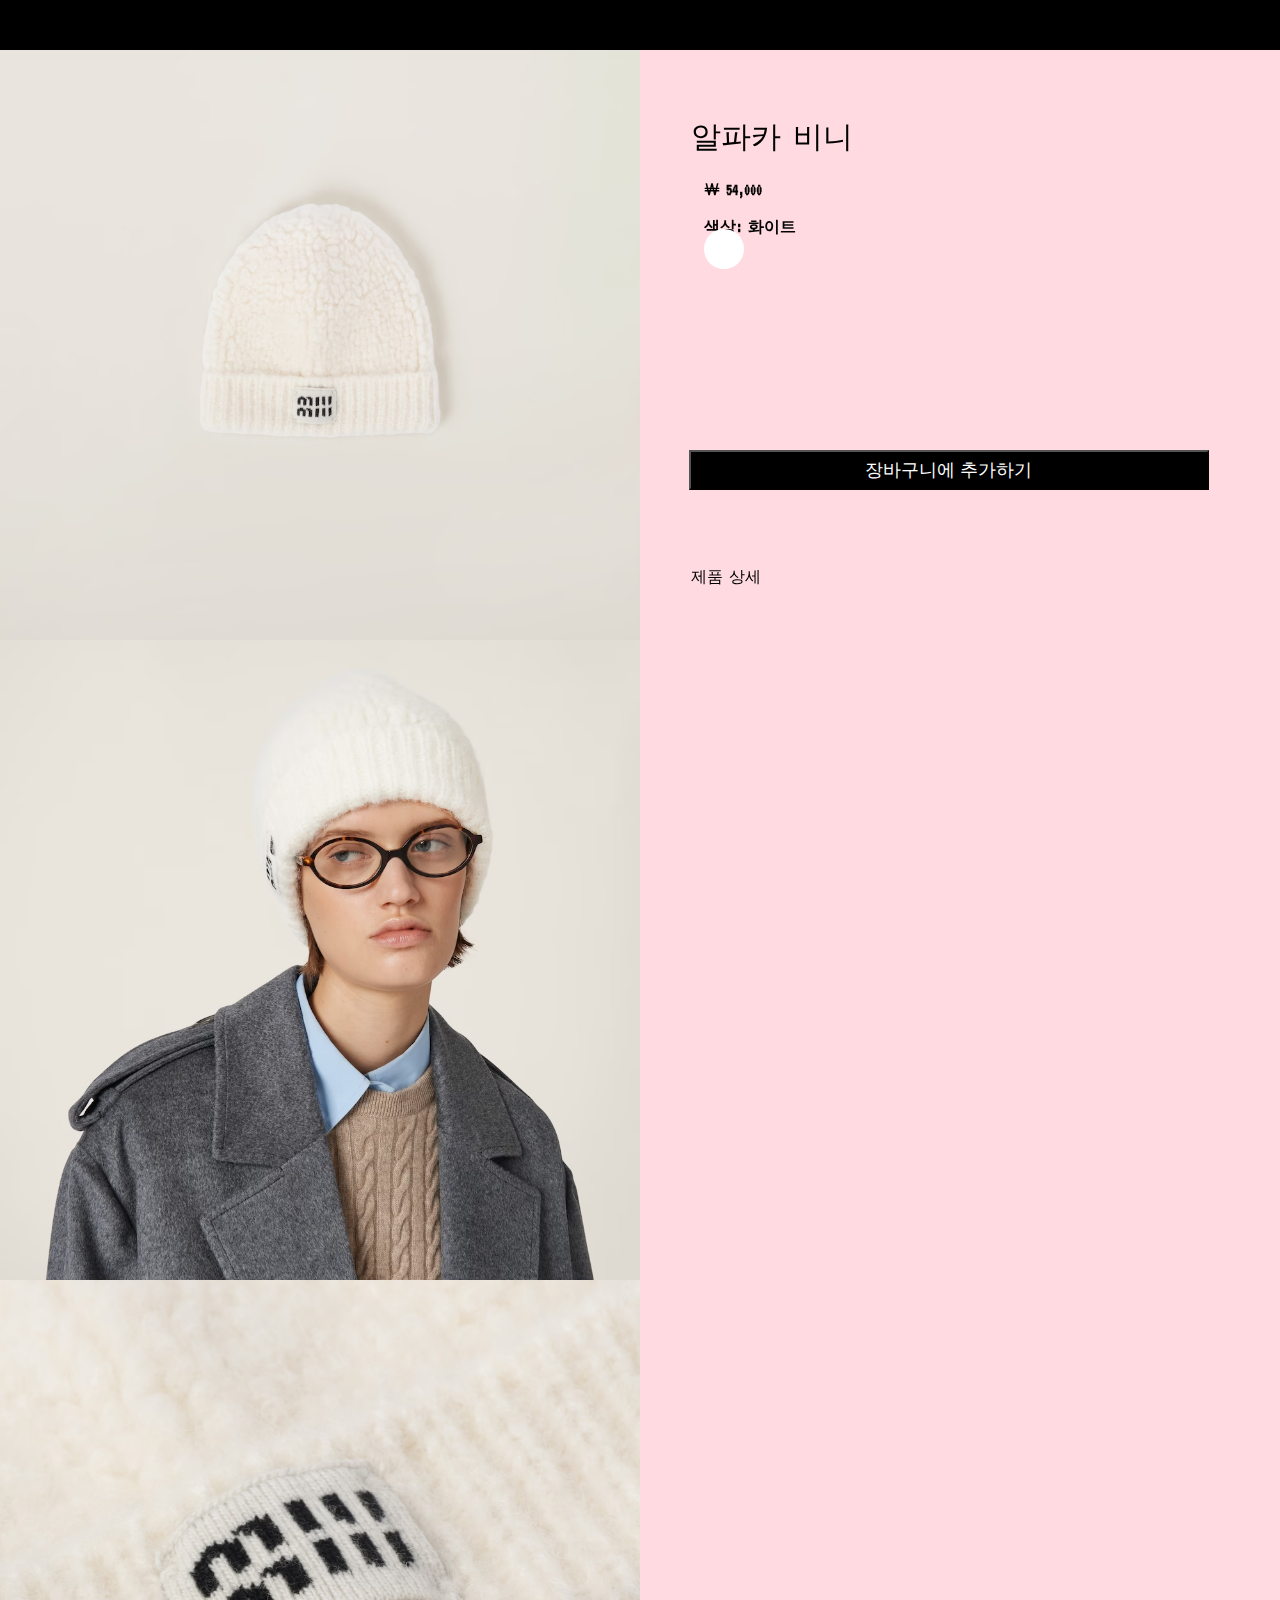
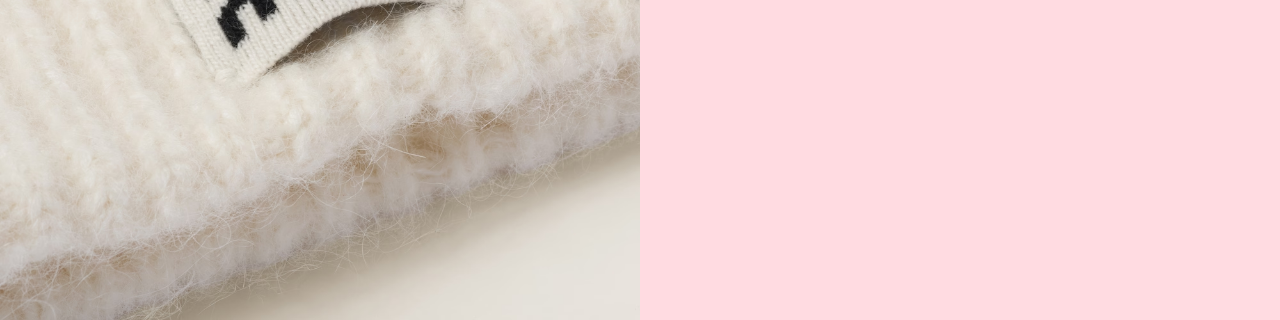
<file: sub9.html>
<!DOCTYPE html>
<html lang="en">

<head>
    <meta charset="UTF-8">
    <meta name="viewport" content="width=device-width, initial-scale=1.0">
    <link rel="preconnect" href="https://fonts.googleapis.com">
    <link rel="preconnect" href="https://fonts.gstatic.com" crossorigin>
    <link
        href="https://fonts.googleapis.com/css2?family=Bitter&family=Gaegu:wght@300;700&family=Hedvig+Letters+Serif:opsz@12..24&family=Nanum+Pen+Script&display=swap"
        rel="stylesheet">
    <link rel="preconnect" href="https://fonts.googleapis.com">
    <link rel="preconnect" href="https://fonts.gstatic.com" crossorigin>
    <link
        href="https://fonts.googleapis.com/css2?family=Bitter&family=Gaegu:wght@300;700&family=Hedvig+Letters+Serif:opsz@12..24&family=Nanum+Pen+Script&family=VT323&display=swap"
        rel="stylesheet">

    <title>Document</title>
    <style>
        * {
            margin: 0;
            padding: 0;
        }

        body {
            font-family: 'Bitter', serif;
            font-family: 'Gaegu', sans-serif;
            font-family: 'Hedvig Letters Serif', serif;
            font-family: 'Nanum Pen Script', cursive;
            font-family: 'VT323', monospace;
            overflow-x: hidden;
            justify-content: center;
            align-items: center;
            background-color: rgb(255, 219, 225);
        }

        header {

            position: fixed;
            width: 100%;
            height: 50px;
        }

        header:hover {
            background-color: rgb(0, 0, 0);
            color: white;
            transform: ease 0.5s;
        }

        #logo {
            padding-top: 10px;
            justify-content: center;
            text-align: center;
            font-size: 30px;
            font-style: italic;
        }

        a {
            color: black;
            text-decoration: none;
        }

        header a:hover {
            color: white;
            text-decoration: none;
        }

        #scroll-img {
            width: 50%;
            position: absolute;
            float: left;
        }

        .scroll-img img {
            /* display: inline-block; */
            width: 50%;
        }

        .container {
            display: flex;
            flex-direction: column;
        }

        .detail {
            left: 15%;
            top: 13%;
            text-align: center;
            width: 50%;
            position: fixed;
            float: right;
        }

        .detail h2 {
            position: fixed;
            top: 13%;
            width: 50%;
            left: 54%;
            text-align: left;
            float: right;
            font-weight: 400;
            font-size: 30px;
        }

        .detail h5 {
            position: fixed;
            top: 20%;
            width: 50%;
            left: 55%;
            text-align: left;
            float: right;
            font-size: 16px;

        }

        .color-book {
            position: absolute;
            margin-top: 80px;
            left: 80%;
            width: 40px;
            height: 40px;
            background-color: rgb(255, 255, 255);
            border-radius: 50%;
        }

        #myButton {

            position: fixed;
            width: 520px;
            height: 40px;
            top: 50%;
            left: 53.8%;
            font-size: 18px;
            /* border-radius: 4rem; */
            background-color: rgb(0, 0, 0);
            color: rgb(255, 255, 255);

        }

        #myText {
            font-size: 20px;
            position: absolute;
            top: 200px;
            transition: opacity 0.5s;
        }

        .fade-out {
            opacity: 0;
        }

        .product {
            position: fixed;
            top: 63%;
            width: 50%;
            left: 54%;
        }

        #newBox {
            position: fixed;
            right: -300px;
            width: 100px;
            /* height: 100vh; */
            background-color: #f1f1f1;
            transition: right 0.5s ease;
        }

        #myBox {
            overflow: scroll;
            padding: 25px 25px 25px 25px;
            display: none;
            position: fixed;
            top: 0;
            right: 0;
            width: 520px;
            height: 100%;
            background-color: rgb(255, 255, 255);
            transform: translateX(100%);
            transition: transform 0.5s ease-out;
        }



        #myBox.show {
            display: block;
            transform: translateX(0);
        }

        #myBox h3 {
            margin-bottom: -10px;
            font-size: 22px;
            font-weight: 600;
        }

        #myBox p {
            font-size: 15px;
        }

        #myBox ul {
            padding-left: 25px;
        }

        #myBox li {
            font-size: 15px;
            padding-top: 5px;

        }

        /* #myBox_1 {
            overflow: scroll;
            padding: 25px 25px 25px 25px;
            display: none;
            position: fixed;
            top: 0;
            right: 0;
            width: 520px;
            height: 100%;
            background-color: rgb(255, 255, 255);
            transform: translateX(100%);
            transition: transform 0.5s ease-out;
        }

        

        #myBox_1.show {
            display: block;
            transform: translateX(0);
        }

        #myBox_1 h3 {
            margin-bottom: -40px;
            font-size: 22px;
            font-weight: 600;
        }

        #myBox_1 p {
            font-size: 15px;
        }
        #myBox_1 ul {
            padding-left: 25px;
        }
        #myBox_1 li {
            font-size: 15px;
            padding-top: 5px;
            
        } */
    </style>
</head>

<body>

    <header>
        <p id="logo"><a href="index.html"> west0</a></p>
    </header>

    <section class="scroll-img">
        <div class="container">
            <img src="img/nosub9.png" alt="">
            <img src="img/nosub9_2.png" alt="">
            <img src="img/nosub9_3.png" alt="">
            <!-- <img src="img/nosub8_4.png" alt="">
            <img src="img/nosub8_5.png" alt=""> -->

        </div>
    </section>
    <section class="detail">
        <h2>알파카 비니</h2>
        <h5>￦ 54,000 <br><br>색상: 화이트</h5><br><br>
        <div class="color-book"></div>
        <button id="myButton">장바구니에 추가하기</button>
        <h2 id="myText"></h2>
        <script>
            document.getElementById("myButton").addEventListener("click", function () {
                var myText = document.getElementById("myText");
                myText.innerHTML = "장바구니에 상품을 담았습니다.";
                setTimeout(function () {
                    myText.classList.add("fade-out");
                }, 1000); // 2초 후에 실행
            });
        </script>
    </section>

    <section>
        <p class="product" onclick="toggleBox()">제품 상세</p>

        <div id="myBox">
            <h3>제품 상세정보</h3><br><br>
            <p>고급 알파카 소재로 겨울 분위기를 풍기는 디자인의 비니가 더욱 돋보입니다.
                대조되는 컬러의 미우미우 로고로 아이코닉한 룩이 완성됩니다.
               
                <br><br>
            <ul>
                <li>제품 코드: 5HC327_2CNN_F0009</li>
                <li>로고 라벨</li>
                <!-- <li>긴팔</li>
                <li>크롭 핏</li>

                <li>립 니트 크루넥</li>
                <li>레귤러 숄더</li>
                <li>립 니트 커프스 및 밑단</li>
                <li>자카드 로고</li>
                <li>전면 마더오브펄 버튼 클로저</li>
                <li>여성 모델 키 179cm, 사이즈 38</li>
                <li>높이: 40cm
                </li> -->

                <li>제조자명: Prada SpA
                </li>
                <li> 수입자명: (유)프라다 코리아</li>

                <li>특별한 관리가 필요한 제품입니다. 관리법은 정보 를 참고하시기 바랍니다. 품질 보증 기간은 1년입니다. 자세한 사항은 이용 약관 을 참고하시기 바랍니다. 원산지 정보
                </li>
            </ul>
            </p>
            <br><br>
            <h3>소재</h3>
            <br><br>
            <p>패브릭<br></p>
        </div>

        <script>
            function toggleBox() {
                var box = document.getElementById("myBox");
                box.classList.toggle("show");
            }
        </script>

    </section>

    <!-- <section>
        <p class="product_1" onclick="toggleBox()">배송 및 반품</p>

        <div id="myBox_1">
            <h3>제품 상세정보</h3><br><br>
            <p>포근하게 감싸는 우아한 스타일이 특징인 재킷입니다. 칼라는 셔츠에서 영감을 받았으며 립 조직 니트 커프스로 세련된 대비를 더합니다. 아이코닉한 로고 패치로 룩이 완성됩니다.
                <br><br>
                <ul>
                    <li>제품 코드: MPV879_14F0_F0036_S_OOO</li>
                    <li>안감 처리</li>
                    <li>레귤러 핏</li>
                    <li>전면 지퍼 클로저
                        </li>
                    <li>셔츠 스타일 칼라
                        </li>
                    <li>스트레이트 슬리브 및 립 조직 니트 커프스
                        </li>
                    <li>플랩 포켓
                        </li>
                    <li>립 조직 니트 트림 밑단
                       </li>
                    <li> 핫 스탬프 로고 패치
                        </li>
                    <li>높이: 55cm
                        </li>
                    <li>제조자명: Prada SpA
                       </li>
                    <li> 수입자명: (유)프라다 코리아</li>
                    
                    <li>특별한 관리가 필요한 제품입니다. 관리법은 정보 를 참고하시기 바랍니다. 품질 보증 기간은 1년입니다. 자세한 사항은 이용 약관 을 참고하시기 바랍니다. 원산지 정보
                    </li>
                </ul>
            </p>
            <br><br>
            <h3>혼용률</h3>
            <br><br>
            <p>염색한 양모피
                가장자리 91% 원모 8% 나일론 1% 엘라스틴
                안감 100% 폴리에스터</p>
        </div>

        <script>
            function toggleBox() {
                var box = document.getElementById("myBox_1");
                box.classList.toggle("show");
            }
        </script>
    </section> -->
</body>

</html>
</file>
<file: css/newspaper.css>
* {
    box-sizing: border-box;
}



.one .container {
    position: absolute;
    top: 50%;
    left: 50%;
    transform: translate(-50%, -30%);
    justify-content: center;
    animation: scale-up 2.5s linear;
}

.one .newsletter {
    width: 800px;
    background-color: whitesmoke;
    padding: 5px;
    border: 1px solid black;
    transform: rotate(-5deg);
    animation: rotate 0.8s linear 2;
    position: relative;
}

.one .newsletter::before {
    content: '';
    width: 8px;
    height: 98%;
    position: absolute;
    left: -10px;
    top: 1%;
    background-color: whitesmoke;
    border: 1px solid black;
}

.one .newsletter::after {
    content: '';
    width: 8px;
    height: 96%;
    position: absolute;
    left: -19px;
    top: 2%;
    background-color: whitesmoke;
    border: 1px solid black;
}

.name {
    display: flex;
    justify-content: center;
    padding-bottom: 20px;
    font-size: 60px;
}

.one .info {
    display: flex;
    justify-content: space-between;
    border-top: 1px solid black;
    border-bottom: 1px solid black;
    padding: 10px 5px;
}

.title h1 {
    display: flex;
    flex-direction: column;
    align-items: center;
    padding: 10px;
    font-size: 65px;
}

.one .content {
    display: flex;
}

.one .left-side {
    display: flex;
    flex-direction: column;
}

.one .left-side h2 {
    display: flex;
    flex-direction: column;
    border-top: 1px solid black;
    border-bottom: 1px solid black;
    padding: 10px 5px;
}

.left-side div {
    display: flex;
}

.left-side div p {
    padding: 5px;
}

.right-side {
    padding: 0 10px;
    font-size: x-small;
}

@keyframes rotate {
    0% {
        transform: rotate(0deg);
    }

    100% {
        transform: rotate(-360deg);
    }
}

@keyframes scale-up {
    0% {
        transform: scale(1%);
    }

    100% {
        transform: scale(100%);
    }
}
</file>
<file: css/belt.css>
.two {
    position: absolute;
    top: 80%;
    left: 50%;
    transform: translate(-50%, 50%);
  }
blockquote,
q {
    quotes: none;
}

blockquote:before, blockquote:after, q:before, q:after {
    content: "";
    content: none;
}

table {
    border-collapse: collapse;
    border-spacing: 0;
}

.cover {
    margin-top:px;
    width: 100vw;
    margin-bottom: 0rem;
    display: flex;
}

.cover:nth-child(1) {
    margin-top: 20vh;
    /* transform: rotate(0deg); */
    
    border: solid 5px rgba(0, 0, 0, 0);
    background-color: #ffffff00;
    font-size: 14rem;
    font-weight: 600;
}

.cover:nth-child(2) {
    margin-left: 400px;
    /* transform: rotate(0deg); */
    background-color: #ffffff00;
    color: rgba(0, 0, 0, 0.786);
    border: solid 3px rgba(255, 255, 255, 0);
    justify-content: center;
    font-size: 3rem;
}

.cover:nth-child(3) {
    margin-left: 1200px;
    /* transform: rotate(0deg); */
    background-color: #ffffff00;
    color: rgba(0, 0, 0, 0.786);
    border: solid 3px rgba(255, 255, 255, 0);
    justify-content: center;
    font-size: 3rem;
}
 /* p {
    display: flex;
    padding: 3rem 0;
    font-size: 5rem;
}  */
</file>
<file: css/check.css>
.container-two {
    /* font-family: 'Bitter', serif; */
    /* font-family: 'Gaegu', sans-serif;
    font-family: 'Hedvig Letters Serif', serif; */
    /* font-family: 'Nanum Pen Script', cursive; */
    display: flex;
    flex-wrap: wrap;
    
    gap: 16px;
    width: 50%;
    margin-top: 8%;
    margin-left: 32%;
    margin-bottom: 5%;
    justify-items: center;
    
} 

.three h1 {
    /* font-family: 'Bitter', serif;
    font-family: 'Hedvig Letters Serif', serif; */

    font-size: 55px;
    font-weight: 500;
}
.three h2 {
    /* font-family: 'Bitter', serif;
    font-family: 'Hedvig Letters Serif', serif; */

    font-size: 20px;
    font-weight: 100;
    animation: blink 1s linear infinite;

}
@keyframes blink {
    0% {opacity: 1;}
    50% {opacity: 0;}
    100% {opacity: 1;}
}
.checkbox {
    font-size: 22px;
    justify-items: center;
    flex-basis: 40%;
    box-sizing: border-box;
    position: relative;
    overflow: hidden;
}

.checkbox input {
    position: absolute;
    left: -100%;
}

.checkbox label svg {
    display: none;
}

.checkbox input:checked ~ label svg {
    display: block
}

.checkbox label {
    display: flex;
    gap: 10px;
    align-items: center;
}

.hack-checkbox {
    height: 30px;
    width: 30px;
    display: flex;
    align-items: center;
    justify-content: center;
    border-radius: 6px;
    border: 1px solid rgb(86, 86, 86);
    color: rgb(0, 0, 0);
}
#myButton  {
    position: relative;
    width: 7%;
    top: 0px;
    
    font-size: 30px;
    border-radius: 4rem;
    background-color: rgb(65, 64, 64);
    color: white;

}
#myText {
    position: relative;
    top: 30px;
    font-size: 30px;
}
button {
    font-family: 'Bitter', serif;
    font-family: 'Gaegu', sans-serif;
    font-family: 'Hedvig Letters Serif', serif;
    font-family: 'Nanum Pen Script', cursive;
    font-family: 'VT323', monospace;;
}
</file>
<file: css/final.css>
/* body {
            font-size: 18px;
            line-height: 28px;
            scroll-behavior: smooth;
            
        } */

.seven {

    width: 100%;
    position: absolute;
    text-align: center;
    justify-content: center;
    top: 630%;
    bottom: 0;
}

.seven h1 {
    letter-spacing: -15px;
    color: white;
    text-align: center;
    font-size: 200px;
    font-weight: 800;
    line-height: 200px;
}

.seven .MainContainer {
    scrollbar-width: none; /* Firefox */
    -ms-overflow-style: none;  /* Internet Explorer 10+ */
    perspective: 1px;
    /* transform-style: preserve-3d; */
    height: 100vh;
    overflow-x: hidden;
    overflow-y: scroll;
}

/* Chrome, Safari, Edge */
.seven .MainContainer::-webkit-scrollbar {
    display: none;
}

.seven .ContentContainer {
    position: relative;
    display: block;
    background-color: white;
    z-index: 1;
    padding-bottom: 60px;
}
.seven .Content {
    max-width: 750px;
    margin: 0 auto;
    padding: 75px 0;
}

.seven div p {
    margin: 75px 0;
}

.seven .ParallaxContainer {
    display: flex;
    flex: 1 0 auto;
    position: relative;
    z-index: -1;
    height: 100vh;
    justify-content: center;
    align-items: center;
    transform: translateZ(-1px) scale(2);
    background-color: rgba(250, 228, 216, 0);
}
</file>
<file: css/point.css>
.card {
    
    perspective: 1000px;
    display: inline-block;
    margin-top: 50px;
    margin: 10px;
    text-align: center;
}

.card .card-inner {
    width: 250px;
    height: 250px;
    position: relative;
    transform-style: preserve-3d;
    transition: transform 0.5s;
    overflow: hidden;
    border-radius: 8rem;
}

.card:hover .card-inner {
    transform: rotateY(180deg);
}

.card .card-front,
.card .card-back {
    width: 100%;
    height: 100%;
    position: absolute;
    backface-visibility: hidden;
    display: flex;
    align-items: center;
    justify-content: center;
    text-align: center;
}

.card .card-front img {
    width: 100%;
    height: 100%;
    object-fit: cover;
}

.card .card-back {
    background-color: rgb(255, 219, 225);
    transform: rotateY(0deg);
    display: flex;
    align-items: center;
    justify-content: center;
    text-align: center;
    opacity: 1;
    transition: opacity 0.5s;
}

.card:hover .card-back {
    opacity: 0;
}

.card .card-back p {
    font-size: 30px;
    padding-top: 30px;
    color: #000;
}

.four {
    width: 100%;
    position: absolute;
    text-align: center;
    justify-content: center;
    top: 300%;
    bottom: 0;
}

.four h1 {
    font-size: 50px;
    font-weight: 400;
}

.four ul {
    position: absolute;
    display: flex;
    list-style: none;
    justify-items: center;
    text-align: center;
    margin-top: 60px;
    width: 100%;
    left: 0%;
}

.four ul li {
    font-size: 30px;
    margin-top: 50px;
    margin-left: 12.9%;
}
</file>
<file: css/gallery.css>
.six {
    /* font-family: 'Bitter', serif;
    font-family: 'Hedvig Letters Serif', serif; */

    width: 100%;
    position: absolute;
    text-align: center;
    justify-content: center;
    top: 510%;
    bottom: 0;
}
.six h1 {
margin-bottom: 40px;
    font-weight: 500;
    font-size: 40px;
}

.curved-grid {
    list-style: none;
    margin: 20px;
    padding-inline-start: 0;
    display: grid;
    grid-template-columns: repeat(4, 1fr);
    gap: 20px;
    --x: 60;
    --y: 100;
    transform-style: preserve-3d;
    perspective: calc(var(--x) * 1vw);
    perspective-origin: center;
    animation: animate-perspective-origin linear 2s;
    animation-play-state: paused;
    animation-delay: calc(var(--scroll, 0) * -1s);
    animation-iteration-count: 1;
    animation-fill-mode: both;
}

.curved-grid li {

    overflow:hidden;
    font-size: 40px;
    color: white;
    aspect-ratio: 16/9;
    border: 0px rgb(255, 248, 248) inset;
    display: grid;
    place-content: center;
    background: rgb(255, 219, 225);
    border-radius: 10px;
    transform-origin: center center;
    transition: transform 0.3s ease-in-out;
    --translatez: calc((var(--x) * cos(var(--theta)) / (cos(atan(var(--y) / (2 * var(--x))))) - var(--x)) * -1vw);
    transform: translatez(var(--translatez)) rotatey(var(--angle));
}

.curved-grid li img {
    width: 160px;
}
.curved-grid li:nth-child(4n-3) {
    --theta: 35deg;
    --angle: 35deg;
}

.curved-grid li:nth-child(4n-2) {
    --theta: 20deg;
    --angle: 15deg;
}

.curved-grid li:nth-child(4n-1) {
    --theta: -20deg;
    --angle: -15deg;
}

.curved-grid li:nth-child(4n) {
    --theta: -35deg;
    --angle: -35deg;
}

.curved-grid li:hover {
    transform: none;
}

@keyframes animate-perspective-origin {
    0% {
        perspective-origin: 50% 0%;
    }

    100% {
        perspective-origin: 50% 150%;
    }
}

@keyframes animate-perspective-origin-timeline {
    0% {
        perspective-origin: 50% -10%;
    }

    100% {
        perspective-origin: 50% 110%;
    }
}
</file>
<file: css/coordinate.css>
.five {
    /* font-family: 'Bitter', serif;
    font-family: 'Hedvig Letters Serif', serif; */

    width: 100%;
    position: absolute;
    text-align: center;
    justify-content: center;
    top: 380%;
    bottom: 0;
    

}

.five h1 {
    font-size: 40px;
    font-weight: 500;
}
.siderr {
    margin-top: 60px;
}
.ss-container {
    /* background-image: url(img/aaaa.png);
    background-attachment: fixed;
    background-position: center;
    background-repeat: no-repeat; */
    margin-top: -475px;
    left: 20%;
    position: absolute;
    overflow: hidden;
    height: 500px;
    width: 900px;
}


#backgroundfixed  img{
    padding-top: 20px;
    text-align: center;
    
    justify-content: center;
width: 166px;
height: 510px;
    background-position: fixed;
}
#ccc {
    background-position: absolute;
    margin-left: 7px;
    
}
#bbb {
    background-position: absolute;
    margin-top: -24px;
    margin-left: 6px;
}
#ddd {
    background-position: absolute;
    margin-top: -30px;
    margin-left: 5px;
}
#eee {
    background-position: absolute;
    margin-top: 0;
    margin-left: -70px;
}
.ss-container .ss-item {
    background-position: center;
    background-size: contain;
    background-repeat: no-repeat;
    position: absolute;
    z-index: -100;
    height: 100%;
    width: 100%;
    transition-timing-function: ease-in-out;
}

.ss-container .ss-item.ss-moving {
    z-index: 100 !important;
}

.ss-container .ss-item.ss-fade {
    opacity: 0;
}

.ss-container .ss-item.ss-fade.active {
    opacity: 1;
    z-index: 1;
}

.ss-container .ss-item.ss-move-up {
    top: 100%;
}

.ss-container .ss-item.ss-move-up.ss-move-next {
    top: 100%;
}

.ss-container .ss-item.ss-move-up.ss-move-prev {
    top: -100%;
}

.ss-container .ss-item.ss-move-up.active {
    top: 0;
    z-index: 1000 !important;
}

.ss-container .ss-item.ss-move-down {
    top: -100%;
}

.ss-container .ss-item.ss-move-down.ss-move-next {
    top: -100%;
}

.ss-container .ss-item.ss-move-down.ss-move-prev {
    top: 100%;
}

.ss-container .ss-item.ss-move-down.active {
    top: 0;
    z-index: 1000 !important;
}

.ss-container .ss-item.ss-move-right {
    right: 100%;
}

.ss-container .ss-item.ss-move-right.ss-move-next {
    right: 100%;
}

.ss-container .ss-item.ss-move-right.ss-move-prev {
    right: -100%;
}

.ss-container .ss-item.ss-move-right.active {
    right: 0 !important;
    z-index: 1000 !important;
}

.ss-container .ss-item.ss-move-left {
    right: -100%;
}

.ss-container .ss-item.ss-move-left.ss-move-next {
    right: -100%;
}

.ss-container .ss-item.ss-move-left.ss-move-prev {
    right: 100%;
}

.ss-container .ss-item.ss-move-left.active {
    right: 0;
    z-index: 1000 !important;
}

.ss-container h1 {
    padding-top: 30px;
    margin-right: 25px;
    text-align: right;
    font-size: 20px;
}
/* body {
    overflow: hidden;
    display: flex;
    flex-direction: column; 
    justify-content: center; 
    align-items: center; 
    height: 100vh; 
    width: 100vw; 
    background-color: #F7DDD4;
  } */
</file>
<file: css/cat.css>
.nine .outer_wrapper {
    top: -100px;
    position: absolute;
    width: 100%;
    height: 100vh;
    overflow: hidden;
}

.nine .wrapper {
    position: absolute;
    height: calc(100vh - 100px);
    width: 100%;
    top: 0;
}

.nine .ground {
    position: absolute;
    bottom: 0;
    width: 100%;
    height: 50px;
    /* background-color: rgb(58, 58, 58); */
}

.nine .cat {
    box-sizing: border-box;
    position: absolute;
    bottom: -40px;
    left: 100px;
    height: 30px;
    width: 60px;
    transition: 1.5s;
    transform-origin: center;
    background-color: transparent;
}

/* body */

.nine .body {
    position: absolute;
    height: 30px;
    width: 60px;
}

.face_left .body {
    animation: turn_body_left forwards 0.5s;
}

@keyframes turn_body_left {

    0%,
    100% {
        transform: scale(1);
    }

    50% {
        transform: scale(0.5, 1);
    }
}

.face_right .body {
    animation: turn_body_right forwards 0.5s;
}

@keyframes turn_body_right {

    0%,
    100% {
        transform: scale(1);
    }

    50% {
        transform: scale(0.5, 1);
    }
}

/* head */
.cat_head {
    position: absolute;
    height: 40px;
    width: 48px;
    right: -10px;
    top: -30px;
    transition: 0.5s;
    z-index: 50;
}

.first_pose .cat_head,
.face_left .cat_head {
    right: 22px;
}


/* tail */
.tail {
    position: absolute;
    top: -25px;
    height: 36px;
    width: 15px;
    animation: tail_motion forwards 2s;
    transform-origin: bottom right;
}

@keyframes tail_motion {

    0%,
    100% {
        left: -5px;
        transform: rotate(0deg) scale(1);
    }

    50% {
        left: -10px;
        transform: rotate(-50deg) scale(-1, 1);
    }
}

.first_pose .tail,
.face_left .tail {
    left: 45px;
    animation: tail_motion_alt forwards 2s;
}

@keyframes tail_motion_alt {

    0%,
    100% {
        left: 45px;
        transform: rotate(0deg) scale(1);
    }

    50% {
        left: 40px;
        transform: rotate(50deg) scale(-1, 1);
    }
}



/* legs */
.leg {
    position: absolute;
    height: 20px;
    width: 10px;
    transform-origin: top center;
}

.front_legs,
.back_legs {
    position: absolute;
    height: 30px;
    transition: 0.7s;
}

.front_legs {
    width: 30px;
    right: 0;
}

.back_legs {
    width: 25px;
    left: 0;
}

.face_left .leg svg {
    transform: scale(-1, 1);
}

.face_right .front_legs {
    right: 0;
}

.first_pose .front_legs,
.face_left .front_legs {
    right: 30px;
}

.face_right .back_legs {
    left: 0;
}

.first_pose .back_legs,
.face_left .back_legs {
    left: 35px;
}

.nine .one {
    top: 27px;
}
.nine .two {
    top: 15px;
}
.nine .three {
    top: -13px;
}
.nine .four {
    top: 24px;
}
.nine .one,
.three {
    bottom: -15px;
    right: 0;
}

.two,
.four {
    bottom: -15px;
    left: 0px;
}

.one.walk,
.three.walk {
    animation: infinite 0.3s walk;
}

.two.walk,
.four.walk {
    top: 25px;
    animation: infinite 0.3s walk_alt;
}
.three.walk {
    top: 25px;
}

@keyframes walk {

    0%,
    100% {
        transform: rotate(-10deg);
    }

    50% {
        transform: rotate(10deg);
    }
}

@keyframes walk_alt {

    0%,
    100% {
        transform: rotate(10deg);
    }

    50% {
        transform: rotate(-10deg);
    }
}


/* jump */
.cat_wrapper {
    position: absolute;
    bottom: 0;
}

.cat_wrapper.jump .one {
    animation: infinite 0.3s walk;
    
}

.cat_wrapper.jump .two {
    animation: infinite 0.3s walk_alt;
}

.cat_wrapper.jump .three,
.cat_wrapper.jump .four {
    animation: none;
}
.cat_wrapper.jump .three {
    top: -20px;
}
.cat_wrapper.jump .cat.face_right .back_legs {
    transform-origin: center;
    transform: rotate(50deg);
}

.cat_wrapper.jump .cat.face_left .back_legs {
    transform-origin: center;
    transform: rotate(-50deg);
}

.cat_wrapper.jump .cat.face_right .front_legs {
    transform-origin: center;
    transform: rotate(-60deg);
}

.cat_wrapper.jump .cat.face_left .front_legs {
    transform-origin: center;
    transform: rotate(60deg);
}

.cat_wrapper.jump {
    animation: jump forwards 1s;
}

@keyframes jump {

    0%,
    100% {
        bottom: 0px;
    }

    50% {
        bottom: 200px;
    }
}

.jump .face_left {
    animation: forwards 0.5s body_stand_left;
    transform-origin: right bottom;
}

.jump .face_right {
    animation: forwards 0.5s body_stand_right;
    transform-origin: left bottom;
}

@keyframes body_stand_right {
    0% {
        transform: rotate(0deg);
    }

    100% {
        transform: rotate(-45deg);
    }
}

@keyframes body_stand_left {
    0% {
        transform: rotate(0deg);
    }

    100% {
        transform: rotate(45deg);
    }
}

svg {
    height: 100%;
    width: 100%;
}

polygon.eyes {
    fill: rgb(0, 0, 0);
}

polygon,
path {
    fill: rgb(106, 105, 105);
}
</file>
<file: css/footer.css>
footer {
    position: fixed;
    
    width: 100%;
    bottom: 0;
    font-size: 18px;
}
footer div {
    padding-left: 40px;
    margin-bottom: -15px;
}
footer ul {
    display: flex;
    float: right;
    text-align: center;
    list-style: none;
}
footer ul li {
    padding-right: 40px;
}
</file>
